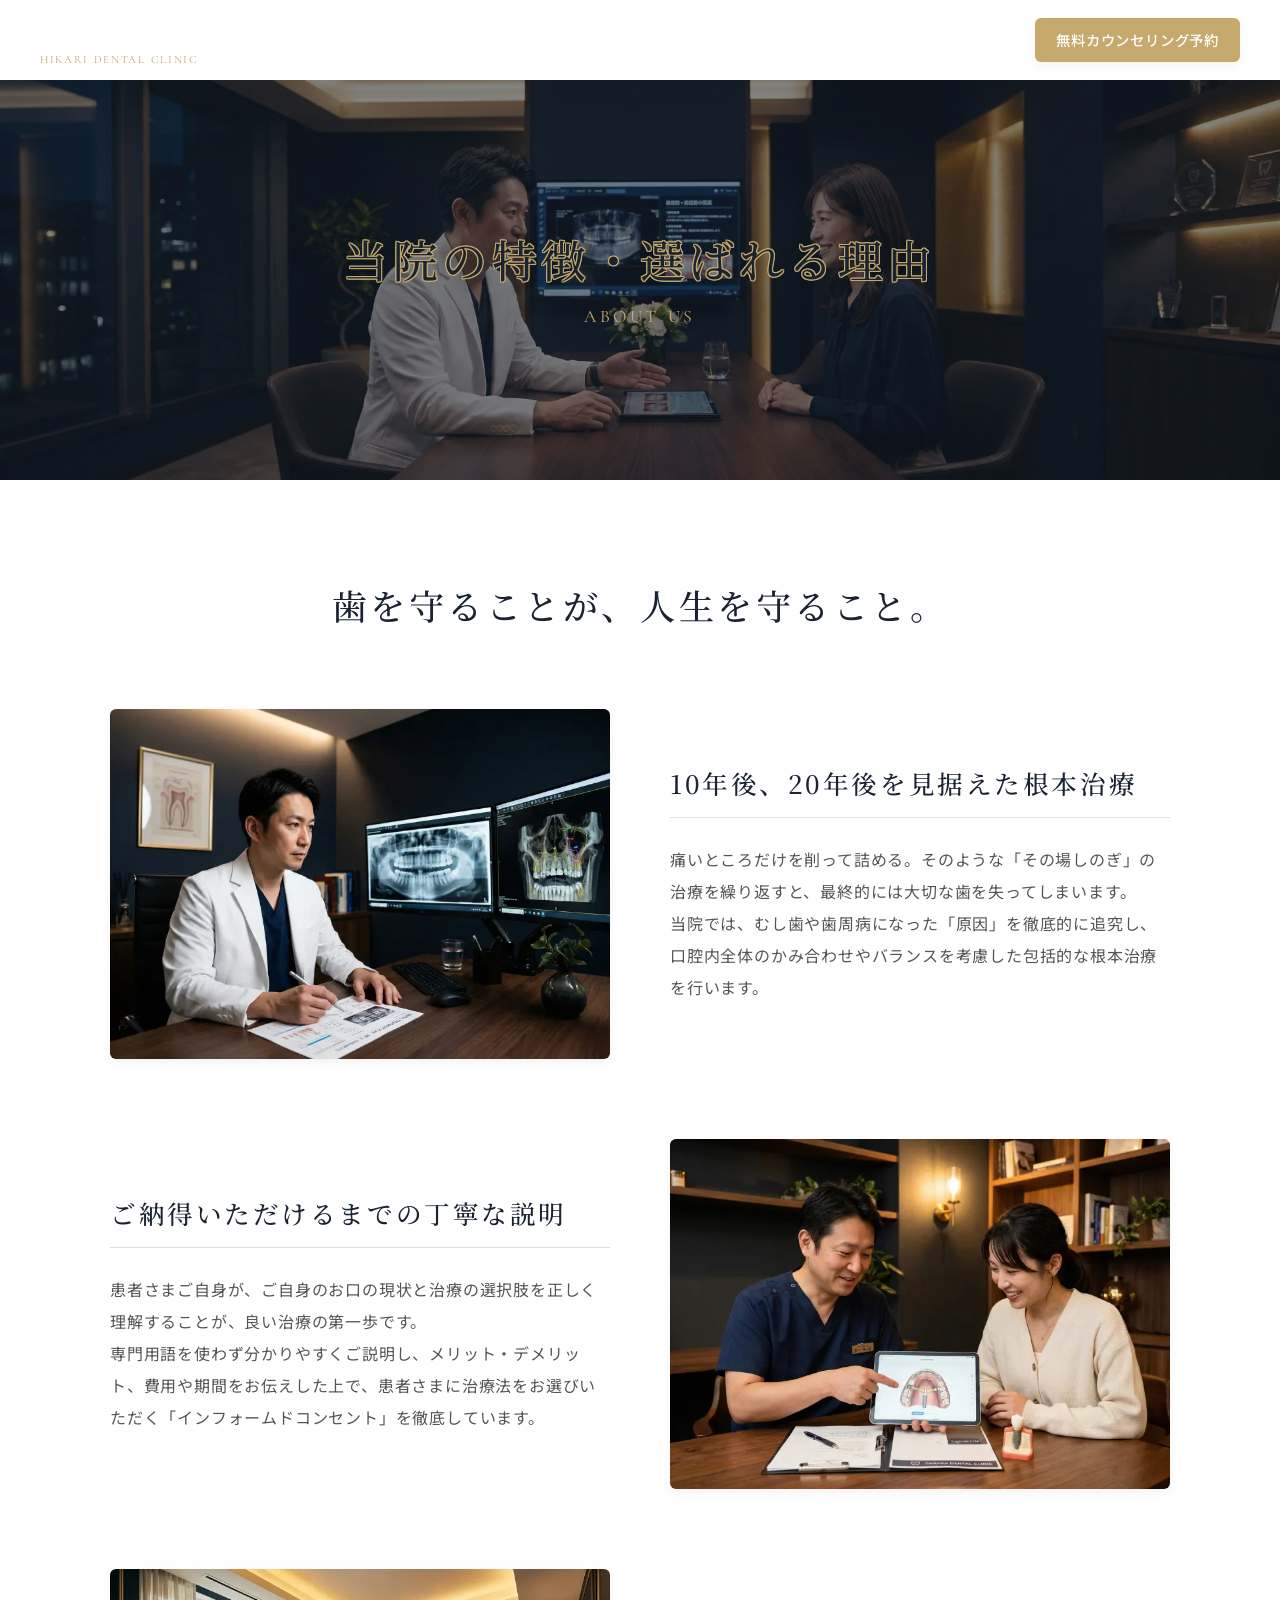
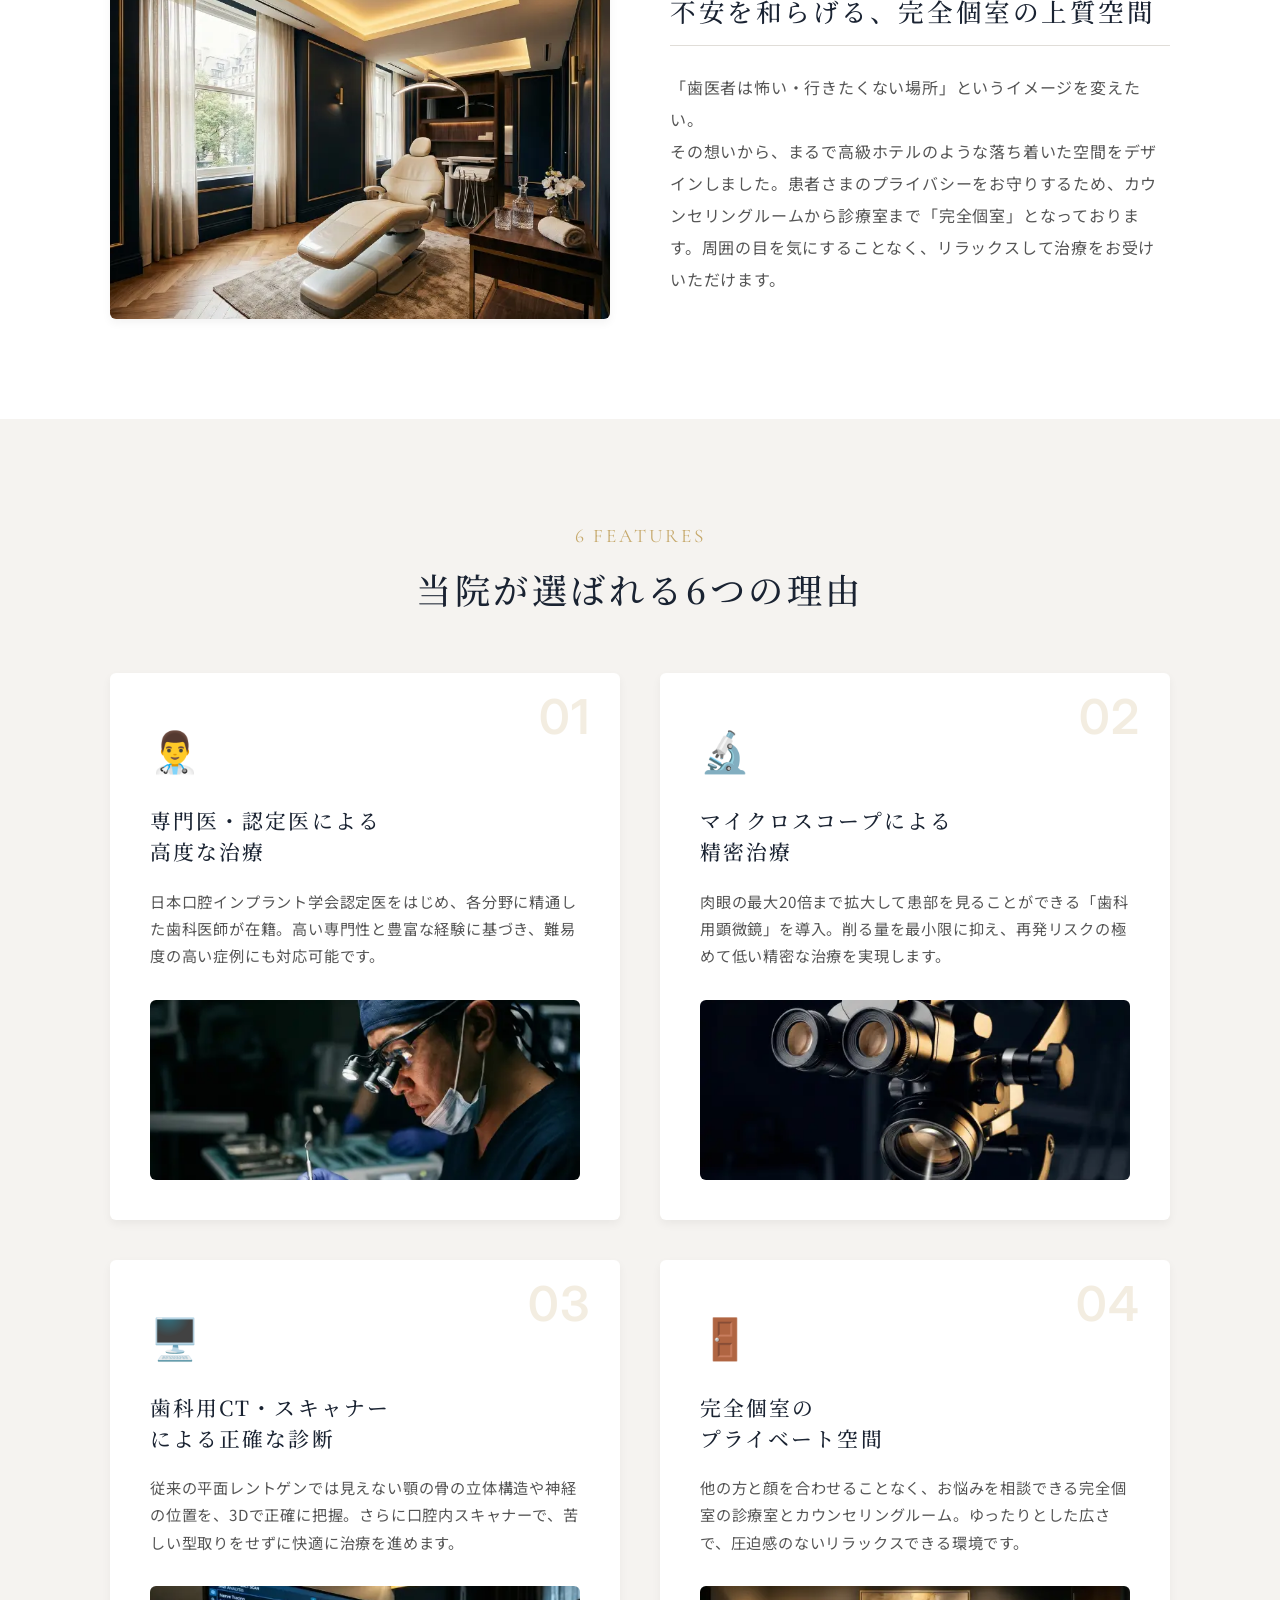
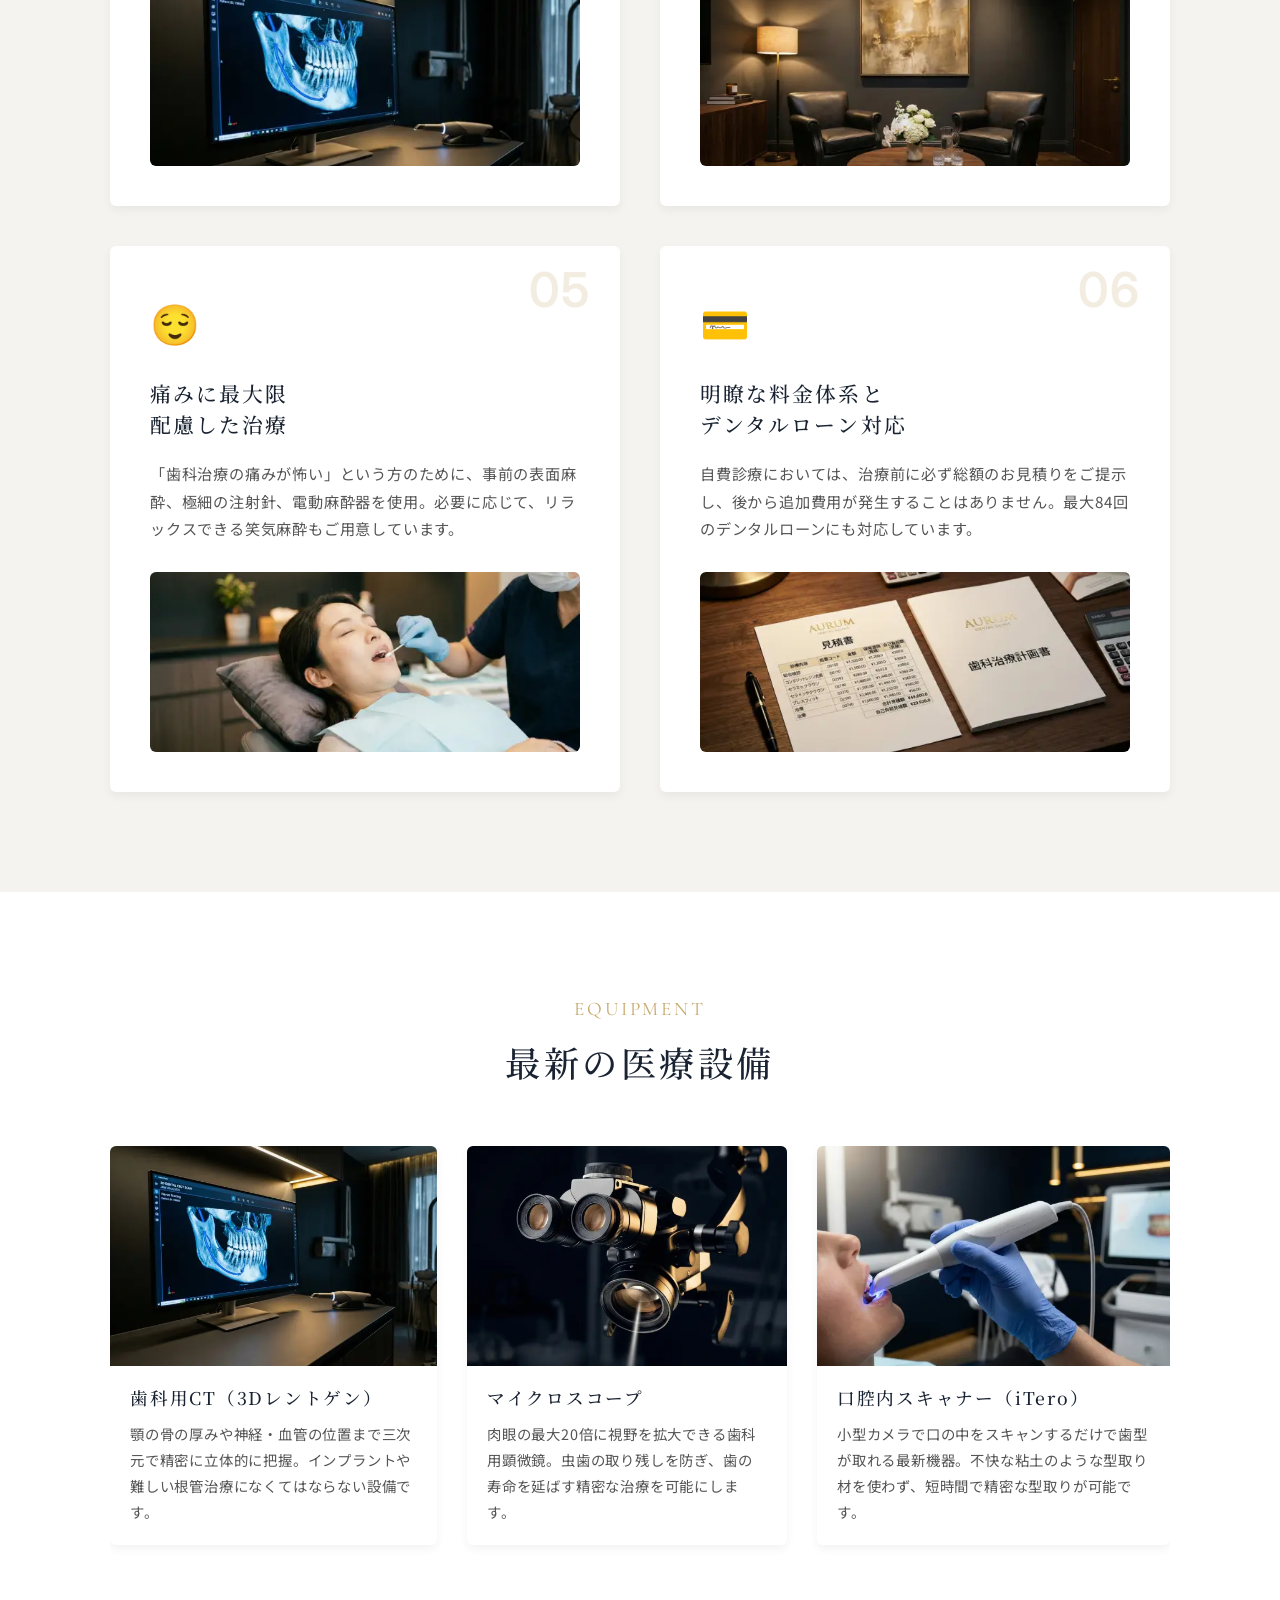
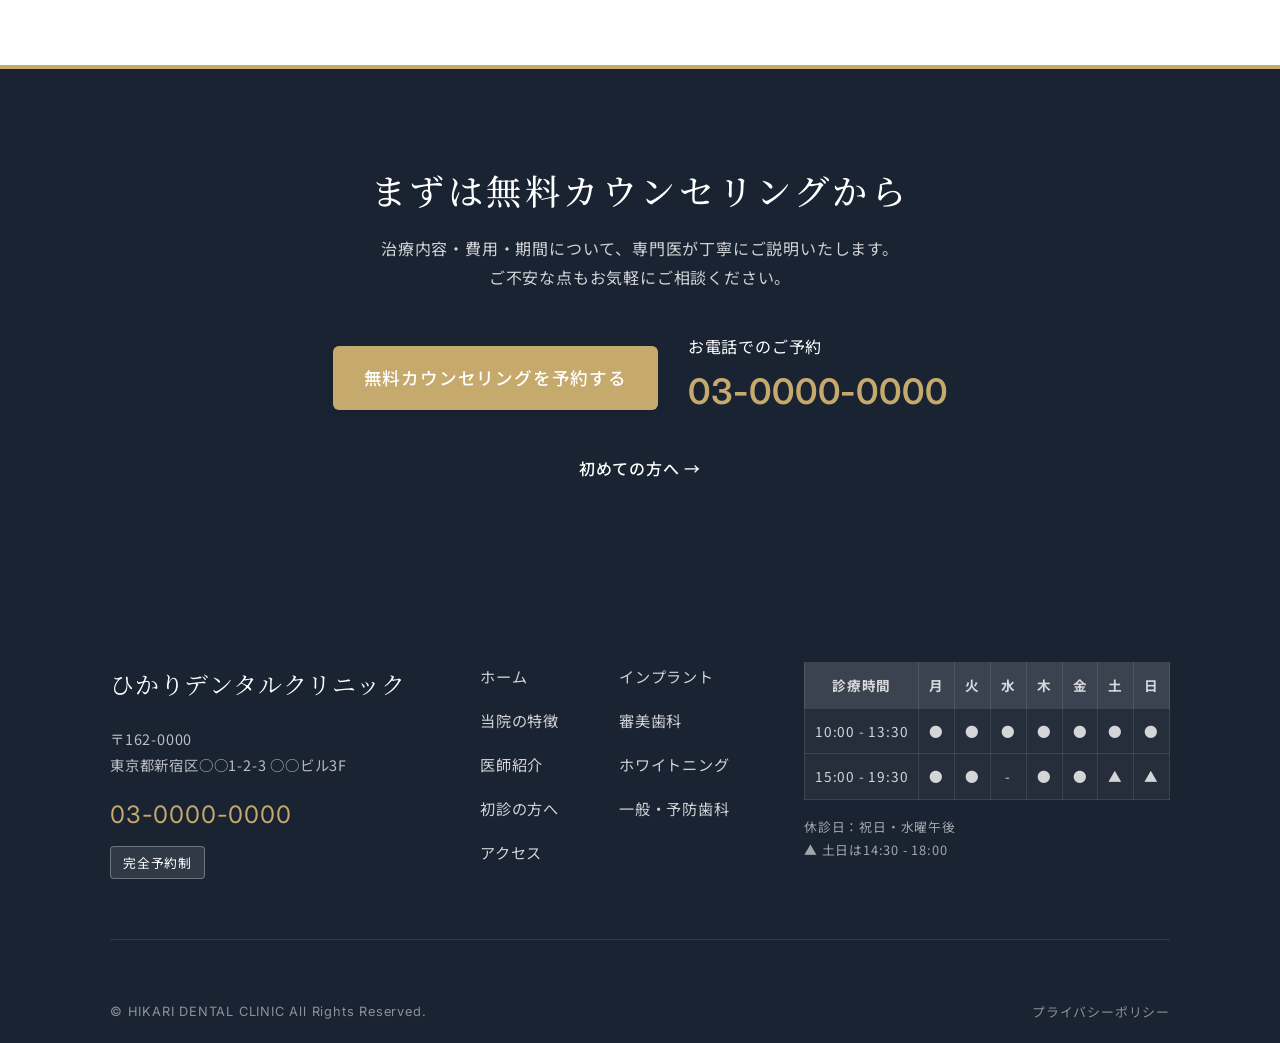
<file: about.html>
<!DOCTYPE html>
<html lang="ja">

<head>
    <meta charset="UTF-8">
    <meta name="viewport" content="width=device-width, initial-scale=1.0">
    <title>当院の特徴・選ばれる理由｜ひかりデンタルクリニック</title>
    <meta name="description" content="ひかりデンタルクリニックが選ばれる理由。インプラント専門医在籍、マイクロスコープによる精密治療、完全個室でプライバシーに配慮した上質な空間を提供します。">

    <link rel="preconnect" href="https://fonts.googleapis.com">
    <link rel="preconnect" href="https://fonts.gstatic.com" crossorigin>
    <link
        href="https://fonts.googleapis.com/css2?family=Cormorant+Garamond:wght@400;500;600&family=Inter:wght@400;500;600&family=Noto+Sans+JP:wght@400;500;600&family=Noto+Serif+JP:wght@400;500;600&display=swap"
        rel="stylesheet">
    <link rel="stylesheet" href="css/style_v2.css?v=20260302v9">
</head>

<body>

    <!-- Header (Common) -->
    <header class="l-header" id="header">
        <div class="l-header__inner">
            <a href="index.html" class="l-header__logo">
                ひかりデンタルクリニック
                <span>HIKARI DENTAL CLINIC</span>
            </a>
            <nav class="l-header__nav u-hidden-sp">
                <ul class="l-header__nav-list">
                    <li><a href="index.html" class="l-header__nav-link">ホーム</a></li>
                    <li><a href="about.html" class="l-header__nav-link">当院の特徴</a></li>
                    <li class="p-nav-dropdown">
                        <span class="l-header__nav-link p-nav-dropdown__trigger">診療案内▼</span>
                        <div class="p-nav-dropdown__menu">
                            <a href="implant.html" class="p-nav-dropdown__item">インプラント</a>
                            <a href="aesthetic.html" class="p-nav-dropdown__item">審美歯科</a>
                            <a href="whitening.html" class="p-nav-dropdown__item">ホワイトニング</a>
                            <a href="general.html" class="p-nav-dropdown__item">一般歯科・予防歯科</a>
                        </div>
                    </li>
                    <li><a href="staff.html" class="l-header__nav-link">医師紹介</a></li>
                    <li><a href="first-visit.html" class="l-header__nav-link">初診の方へ</a></li>
                    <li><a href="access.html" class="l-header__nav-link">アクセス</a></li>
                </ul>
                <a href="first-visit.html#reserve" class="c-btn c-btn--primary l-header__btn"
                    style="min-height: 44px; padding: 0 20px; font-size: 0.9rem;">無料カウンセリング予約</a>
            </nav>
            <button class="l-header__hamburger u-hidden-pc" aria-label="メニューを開く">
                <span></span><span></span><span></span>
            </button>
        </div>
    </header>

    <main>
        <!-- Page Hero -->
        <div class="p-page-hero">
            <img src="images/hero_about.webp" alt="当院の特徴" width="1920" height="700" class="p-page-hero__bg"
                loading="lazy">
            <div class="p-page-hero__overlay"></div>
            <div class="p-page-hero__content l-container">
                <h1 class="p-page-hero__title">当院の特徴・選ばれる理由</h1>
                <p class="p-page-hero__sub font-en-serif">ABOUT US</p>
            </div>
        </div>

        <!-- Section 1 : Concept -->
        <section class="l-section p-concept">
            <div class="l-container">
                <h2 class="p-concept__main-title text-center js-fade-up">歯を守ることが、人生を守ること。</h2>

                <div class="p-concept__blocks">
                    <!-- Block 1 -->
                    <div class="p-concept__block js-fade-up">
                        <div class="p-concept__img">
                            <img src="images/about_concept_01.webp" width="800" height="533" alt="治療哲学" loading="lazy">
                        </div>
                        <div class="p-concept__text-wrap">
                            <h3 class="p-concept__title">10年後、20年後を見据えた根本治療</h3>
                            <p class="p-concept__text">
                                痛いところだけを削って詰める。そのような「その場しのぎ」の治療を繰り返すと、最終的には大切な歯を失ってしまいます。<br>当院では、むし歯や歯周病になった「原因」を徹底的に追究し、口腔内全体のかみ合わせやバランスを考慮した包括的な根本治療を行います。
                            </p>
                        </div>
                    </div>

                    <!-- Block 2 -->
                    <div class="p-concept__block p-concept__block--reverse js-fade-up">
                        <div class="p-concept__img">
                            <img src="images/about_concept_02.webp" width="800" height="533" alt="インフォームドコンセント"
                                loading="lazy">
                        </div>
                        <div class="p-concept__text-wrap">
                            <h3 class="p-concept__title">ご納得いただけるまでの丁寧な説明</h3>
                            <p class="p-concept__text">
                                患者さまご自身が、ご自身のお口の現状と治療の選択肢を正しく理解することが、良い治療の第一歩です。<br>専門用語を使わず分かりやすくご説明し、メリット・デメリット、費用や期間をお伝えした上で、患者さまに治療法をお選びいただく「インフォームドコンセント」を徹底しています。
                            </p>
                        </div>
                    </div>

                    <!-- Block 3 -->
                    <div class="p-concept__block js-fade-up">
                        <div class="p-concept__img">
                            <img src="images/about_concept_03.webp" width="800" height="533" alt="上質な空間" loading="lazy">
                        </div>
                        <div class="p-concept__text-wrap">
                            <h3 class="p-concept__title">不安を和らげる、完全個室の上質空間</h3>
                            <p class="p-concept__text">
                                「歯医者は怖い・行きたくない場所」というイメージを変えたい。<br>その想いから、まるで高級ホテルのような落ち着いた空間をデザインしました。患者さまのプライバシーをお守りするため、カウンセリングルームから診療室まで「完全個室」となっております。周囲の目を気にすることなく、リラックスして治療をお受けいただけます。
                            </p>
                        </div>
                    </div>
                </div>
            </div>
        </section>

        <!-- Section 2 : 6 Features -->
        <section class="l-section l-section--bg p-features">
            <div class="l-container">
                <div class="c-section-title js-fade-up">
                    <span class="c-section-title__en">6 FEATURES</span>
                    <h2 class="c-section-title__ja">当院が選ばれる6つの理由</h2>
                </div>

                <div class="p-features__grid js-fade-up">
                    <!-- Feature 1 -->
                    <div class="p-features__card">
                        <span class="p-features__num font-en-sans text-gold">01</span>
                        <div class="p-features__icon">👨‍⚕️</div>
                        <h3 class="p-features__title">専門医・認定医による<br>高度な治療</h3>
                        <p class="p-features__text">
                            日本口腔インプラント学会認定医をはじめ、各分野に精通した歯科医師が在籍。高い専門性と豊富な経験に基づき、難易度の高い症例にも対応可能です。</p>
                        <div class="p-features__img"><img src="images/about_feature_01.webp" width="600" height="400"
                                alt="専門医" loading="lazy"></div>
                    </div>

                    <!-- Feature 2 -->
                    <div class="p-features__card">
                        <span class="p-features__num font-en-sans text-gold">02</span>
                        <div class="p-features__icon">🔬</div>
                        <h3 class="p-features__title">マイクロスコープによる<br>精密治療</h3>
                        <p class="p-features__text">
                            肉眼の最大20倍まで拡大して患部を見ることができる「歯科用顕微鏡」を導入。削る量を最小限に抑え、再発リスクの極めて低い精密な治療を実現します。</p>
                        <div class="p-features__img"><img src="images/about_feature_02.webp" width="600" height="400"
                                alt="マイクロスコープ" loading="lazy"></div>
                    </div>

                    <!-- Feature 3 -->
                    <div class="p-features__card">
                        <span class="p-features__num font-en-sans text-gold">03</span>
                        <div class="p-features__icon">🖥️</div>
                        <h3 class="p-features__title">歯科用CT・スキャナー<br>による正確な診断</h3>
                        <p class="p-features__text">
                            従来の平面レントゲンでは見えない顎の骨の立体構造や神経の位置を、3Dで正確に把握。さらに口腔内スキャナーで、苦しい型取りをせずに快適に治療を進めます。</p>
                        <div class="p-features__img"><img src="images/about_feature_03.webp" width="600" height="400"
                                alt="歯科用CT" loading="lazy"></div>
                    </div>

                    <!-- Feature 4 -->
                    <div class="p-features__card">
                        <span class="p-features__num font-en-sans text-gold">04</span>
                        <div class="p-features__icon">🚪</div>
                        <h3 class="p-features__title">完全個室の<br>プライベート空間</h3>
                        <p class="p-features__text">
                            他の方と顔を合わせることなく、お悩みを相談できる完全個室の診療室とカウンセリングルーム。ゆったりとした広さで、圧迫感のないリラックスできる環境です。</p>
                        <div class="p-features__img"><img src="images/about_feature_04.webp" width="600" height="400"
                                alt="完全個室" loading="lazy"></div>
                    </div>

                    <!-- Feature 5 -->
                    <div class="p-features__card">
                        <span class="p-features__num font-en-sans text-gold">05</span>
                        <div class="p-features__icon">😌</div>
                        <h3 class="p-features__title">痛みに最大限<br>配慮した治療</h3>
                        <p class="p-features__text">
                            「歯科治療の痛みが怖い」という方のために、事前の表面麻酔、極細の注射針、電動麻酔器を使用。必要に応じて、リラックスできる笑気麻酔もご用意しています。</p>
                        <div class="p-features__img"><img src="images/about_feature_05.webp" width="600" height="400"
                                alt="無痛治療" loading="lazy"></div>
                    </div>

                    <!-- Feature 6 -->
                    <div class="p-features__card">
                        <span class="p-features__num font-en-sans text-gold">06</span>
                        <div class="p-features__icon">💳</div>
                        <h3 class="p-features__title">明瞭な料金体系と<br>デンタルローン対応</h3>
                        <p class="p-features__text">
                            自費診療においては、治療前に必ず総額のお見積りをご提示し、後から追加費用が発生することはありません。最大84回のデンタルローンにも対応しています。</p>
                        <div class="p-features__img"><img src="images/about_feature_06.webp" width="600" height="400"
                                alt="料金" loading="lazy"></div>
                    </div>
                </div>
            </div>
        </section>

        <!-- Section 3 : Equipment -->
        <section class="l-section p-equip">
            <div class="l-container">
                <div class="c-section-title js-fade-up">
                    <span class="c-section-title__en">EQUIPMENT</span>
                    <h2 class="c-section-title__ja">最新の医療設備</h2>
                </div>

                <div class="p-equip__scroll js-fade-up">
                    <div class="p-equip__card">
                        <img src="images/about_feature_03.webp" width="600" height="400" alt="歯科用CT（3Dレントゲン）"
                            loading="lazy">
                        <h3 class="p-equip__name">歯科用CT（3Dレントゲン）</h3>
                        <p class="p-equip__desc">顎の骨の厚みや神経・血管の位置まで三次元で精密に立体的に把握。インプラントや難しい根管治療になくてはならない設備です。</p>
                    </div>
                    <div class="p-equip__card">
                        <img src="images/about_feature_02.webp" width="600" height="400" alt="マイクロスコープ" loading="lazy">
                        <h3 class="p-equip__name">マイクロスコープ</h3>
                        <p class="p-equip__desc">肉眼の最大20倍に視野を拡大できる歯科用顕微鏡。虫歯の取り残しを防ぎ、歯の寿命を延ばす精密な治療を可能にします。</p>
                    </div>
                    <div class="p-equip__card">
                        <img src="images/about_equip_03.webp" width="600" height="400" alt="口腔内スキャナー" loading="lazy">
                        <h3 class="p-equip__name">口腔内スキャナー（iTero）</h3>
                        <p class="p-equip__desc">小型カメラで口の中をスキャンするだけで歯型が取れる最新機器。不快な粘土のような型取り材を使わず、短時間で精密な型取りが可能です。</p>
                    </div>
                </div>
            </div>
        </section>

        <!-- Footer CTA -->
        <section class="p-cta l-section">
            <div class="l-container text-center js-fade-up">
                <h2 class="p-cta__title">まずは無料カウンセリングから</h2>
                <p class="p-cta__desc">治療内容・費用・期間について、専門医が丁寧にご説明いたします。<br>ご不安な点もお気軽にご相談ください。</p>
                <div class="p-cta__action">
                    <a href="first-visit.html#reserve" class="c-btn c-btn--primary p-cta__btn">無料カウンセリングを予約する</a>
                    <div class="p-cta__tel u-hidden-sp">
                        <p>お電話でのご予約</p>
                        <a href="tel:03-0000-0000" class="p-cta__tel-num font-en-sans">03-0000-0000</a>
                    </div>
                </div>
                <div style="margin-top: 30px;">
                    <a href="first-visit.html" class="c-link" style="color: #fff;">初めての方へ &rarr;</a>
                </div>
            </div>
        </section>

    </main>

    <!-- Footer (Common) -->
    <footer class="l-footer">
        <div class="l-container">
            <div class="l-footer__inner">
                <div class="l-footer__info">
                    <a href="index.html" class="l-footer__logo">ひかりデンタルクリニック</a>
                    <p class="l-footer__address">〒162-0000<br>東京都新宿区○○1-2-3 ○○ビル3F</p>
                    <p class="l-footer__tel font-en-sans">03-0000-0000</p>
                    <span class="l-footer__badge">完全予約制</span>
                </div>

                <div class="l-footer__nav">
                    <ul class="l-footer__nav-list">
                        <li><a href="index.html">ホーム</a></li>
                        <li><a href="about.html">当院の特徴</a></li>
                        <li><a href="staff.html">医師紹介</a></li>
                        <li><a href="first-visit.html">初診の方へ</a></li>
                        <li><a href="access.html">アクセス</a></li>
                    </ul>
                    <ul class="l-footer__nav-list">
                        <li><a href="implant.html">インプラント</a></li>
                        <li><a href="aesthetic.html">審美歯科</a></li>
                        <li><a href="whitening.html">ホワイトニング</a></li>
                        <li><a href="general.html">一般・予防歯科</a></li>
                    </ul>
                </div>

                <div class="l-footer__time">
                    <table class="l-footer__time-table">
                        <thead>
                            <tr>
                                <th>診療時間</th>
                                <th>月</th>
                                <th>火</th>
                                <th>水</th>
                                <th>木</th>
                                <th>金</th>
                                <th>土</th>
                                <th>日</th>
                            </tr>
                        </thead>
                        <tbody>
                            <tr>
                                <td>10:00 - 13:30</td>
                                <td>●</td>
                                <td>●</td>
                                <td>●</td>
                                <td>●</td>
                                <td>●</td>
                                <td>●</td>
                                <td>●</td>
                            </tr>
                            <tr>
                                <td>15:00 - 19:30</td>
                                <td>●</td>
                                <td>●</td>
                                <td>-</td>
                                <td>●</td>
                                <td>●</td>
                                <td>▲</td>
                                <td>▲</td>
                            </tr>
                        </tbody>
                    </table>
                    <p class="l-footer__time-note">休診日：祝日・水曜午後<br>▲ 土日は14:30 - 18:00</p>
                </div>
            </div>

            <div class="l-footer__bottom">
                <p class="l-footer__copy font-en-sans">&copy; HIKARI DENTAL CLINIC All Rights Reserved.</p>
                <a href="#" class="l-footer__policy">プライバシーポリシー</a>
            </div>
        </div>
    </footer>

    <!-- Floating SP Banner -->
    <div class="p-float-banner u-hidden-pc">
        <a href="tel:03-0000-0000" class="p-float-banner__btn p-float-banner__btn--tel">
            <span>📞</span> 電話予約
        </a>
        <a href="first-visit.html#reserve" class="p-float-banner__btn p-float-banner__btn--reserve">
            <span>📅</span> 無料相談予約
        </a>
    </div>

    <!-- SP Drawer Menu -->
    <div class="p-sp-nav u-hidden-pc">
        <div class="p-sp-nav__inner">
            <ul class="p-sp-nav__list">
                <li><a href="index.html">ホーム</a></li>
                <li><a href="about.html">当院の特徴</a></li>
                <li><a href="implant.html">インプラント</a></li>
                <li><a href="aesthetic.html">審美歯科</a></li>
                <li><a href="whitening.html">ホワイトニング</a></li>
                <li><a href="general.html">一般歯科・予防歯科</a></li>
                <li><a href="staff.html">医師紹介</a></li>
                <li><a href="first-visit.html">初診の方へ</a></li>
                <li><a href="access.html">アクセス</a></li>
            </ul>
            <div class="p-sp-nav__btn">
                <a href="first-visit.html#reserve" class="c-btn c-btn--primary" style="width: 100%;">無料カウンセリング予約</a>
            </div>
        </div>
    </div>

    <script src="js/main.js"></script>
</body>

</html>
</file>
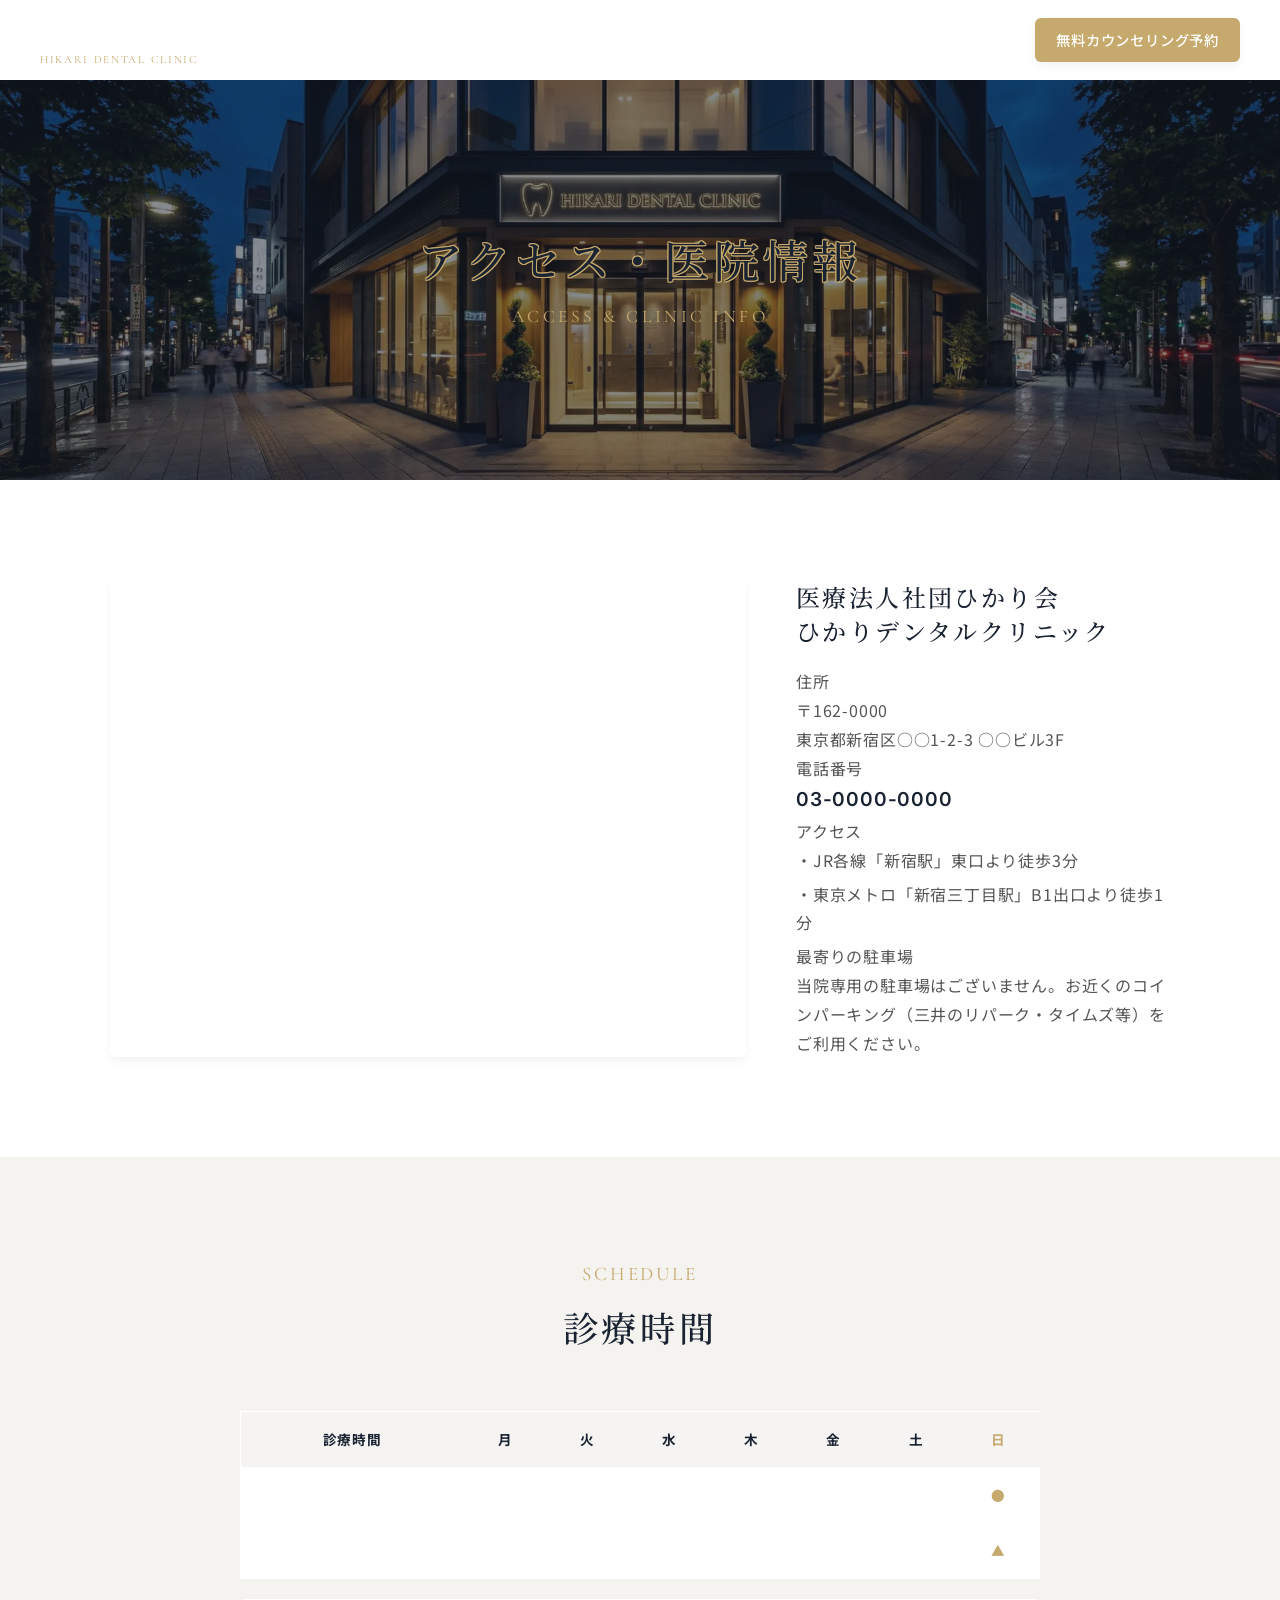
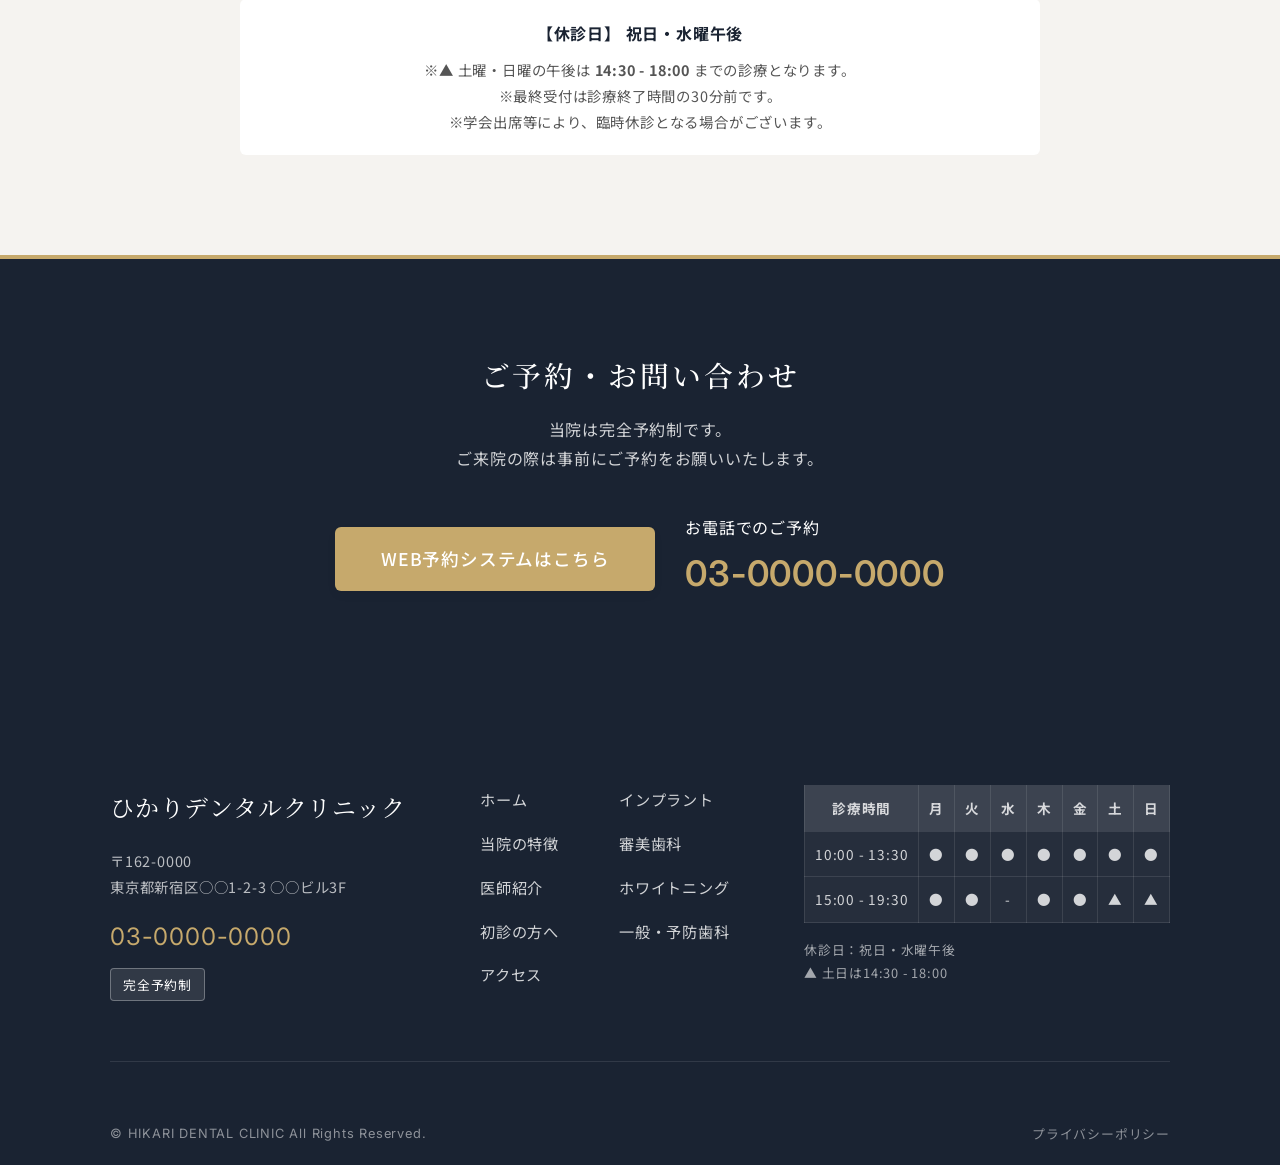
<file: access.html>
<!DOCTYPE html>
<html lang="ja">

<head>
    <meta charset="UTF-8">
    <meta name="viewport" content="width=device-width, initial-scale=1.0">
    <title>アクセス・医院情報｜ひかりデンタルクリニック</title>
    <meta name="description" content="ひかりデンタルクリニックのアクセス・医院情報。○○駅から徒歩3分。診療時間や休診日、駐車場・提携パーキングのご案内はこちらをご覧ください。">

    <link rel="preconnect" href="https://fonts.googleapis.com">
    <link rel="preconnect" href="https://fonts.gstatic.com" crossorigin>
    <link
        href="https://fonts.googleapis.com/css2?family=Cormorant+Garamond:wght@400;500;600&family=Inter:wght@400;500;600&family=Noto+Sans+JP:wght@400;500;600&family=Noto+Serif+JP:wght@400;500;600&display=swap"
        rel="stylesheet">
    <link rel="stylesheet" href="css/style_v2.css?v=20260302v9">
</head>

<body>

    <!-- Header (Common) -->
    <header class="l-header" id="header">
        <div class="l-header__inner">
            <a href="index.html" class="l-header__logo">
                ひかりデンタルクリニック
                <span>HIKARI DENTAL CLINIC</span>
            </a>
            <nav class="l-header__nav u-hidden-sp">
                <ul class="l-header__nav-list">
                    <li><a href="index.html" class="l-header__nav-link">ホーム</a></li>
                    <li><a href="about.html" class="l-header__nav-link">当院の特徴</a></li>
                    <li class="p-nav-dropdown">
                        <span class="l-header__nav-link p-nav-dropdown__trigger">診療案内▼</span>
                        <div class="p-nav-dropdown__menu">
                            <a href="implant.html" class="p-nav-dropdown__item">インプラント</a>
                            <a href="aesthetic.html" class="p-nav-dropdown__item">審美歯科</a>
                            <a href="whitening.html" class="p-nav-dropdown__item">ホワイトニング</a>
                            <a href="general.html" class="p-nav-dropdown__item">一般歯科・予防歯科</a>
                        </div>
                    </li>
                    <li><a href="staff.html" class="l-header__nav-link">医師紹介</a></li>
                    <li><a href="first-visit.html" class="l-header__nav-link">初診の方へ</a></li>
                    <li><a href="access.html" class="l-header__nav-link">アクセス</a></li>
                </ul>
                <a href="first-visit.html#reserve" class="c-btn c-btn--primary l-header__btn"
                    style="min-height: 44px; padding: 0 20px; font-size: 0.9rem;">無料カウンセリング予約</a>
            </nav>
            <button class="l-header__hamburger u-hidden-pc" aria-label="メニューを開く">
                <span></span><span></span><span></span>
            </button>
        </div>
    </header>

    <main>
        <!-- Page Hero -->
        <div class="p-page-hero">
            <img src="images/hero_access.webp" alt="アクセス・医院情報" width="1920" height="600" class="p-page-hero__bg"
                loading="lazy">
            <div class="p-page-hero__overlay"></div>
            <div class="p-page-hero__content l-container">
                <h1 class="p-page-hero__title">アクセス・医院情報</h1>
                <p class="p-page-hero__sub font-en-serif">ACCESS & CLINIC INFO</p>
            </div>
        </div>

        <!-- Section 1 : Map & Info -->
        <section class="l-section p-access">
            <div class="l-container">
                <div class="p-access__wrap js-fade-up">
                    <div class="p-access__map">
                        <!-- Dummy Google Maps iframe for styling purposes -->
                        <iframe
                            src="https://www.google.com/maps/embed?pb=!1m18!1m12!1m3!1d3240.468774433474!2d139.6974856757881!3d35.690080272584396!2m3!1f0!2f0!3f0!3m2!1i1024!2i768!4f13.1!3m3!1m2!1s0x60188cd0d6b1ba1f%3A0x1c32a1f1ecacfdd5!2z5paw5a6_6aeF!5e0!3m2!1sja!2sjp!4v1772428225731!5m2!1sja!2sjp"
                            width="100%" height="100%" style="border:0;" allowfullscreen="" loading="lazy"
                            referrerpolicy="no-referrer-when-downgrade"></iframe>
                    </div>

                    <div class="p-access__info">
                        <h2 class="p-access__name">医療法人社団ひかり会<br>ひかりデンタルクリニック</h2>

                        <dl class="p-access__dl">
                            <div class="p-access__row">
                                <dt>住所</dt>
                                <dd>〒162-0000<br>東京都新宿区○○1-2-3 ○○ビル3F</dd>
                            </div>
                            <div class="p-access__row">
                                <dt>電話番号</dt>
                                <dd><a href="tel:03-0000-0000" class="font-en-sans"
                                        style="font-size: 1.2rem; font-weight:600; color:var(--color-main);">03-0000-0000</a>
                                </dd>
                            </div>
                            <div class="p-access__row">
                                <dt>アクセス</dt>
                                <dd>
                                    <ul style="list-style: none;">
                                        <li style="margin-bottom: 5px;">・JR各線「新宿駅」東口より徒歩3分</li>
                                        <li style="margin-bottom: 5px;">・東京メトロ「新宿三丁目駅」B1出口より徒歩1分</li>
                                    </ul>
                                </dd>
                            </div>
                            <div class="p-access__row">
                                <dt>最寄りの駐車場</dt>
                                <dd>当院専用の駐車場はございません。お近くのコインパーキング（三井のリパーク・タイムズ等）をご利用ください。</dd>
                            </div>
                        </dl>
                    </div>
                </div>
            </div>
        </section>

        <!-- Section 2 : Schedule -->
        <section class="l-section l-section--bg p-schedule">
            <div class="l-container">
                <div class="c-section-title js-fade-up">
                    <span class="c-section-title__en">SCHEDULE</span>
                    <h2 class="c-section-title__ja">診療時間</h2>
                </div>

                <div class="js-fade-up" style="max-width: 800px; margin: 0 auto;">
                    <table class="l-footer__time-table" style="background:#fff; margin-bottom: 20px;">
                        <thead style="background: var(--color-bg-offwhite);">
                            <tr>
                                <th style="padding: 15px; color: var(--color-main);">診療時間</th>
                                <th style="padding: 15px; color: var(--color-main);">月</th>
                                <th style="padding: 15px; color: var(--color-main);">火</th>
                                <th style="padding: 15px; color: var(--color-main);">水</th>
                                <th style="padding: 15px; color: var(--color-main);">木</th>
                                <th style="padding: 15px; color: var(--color-main);">金</th>
                                <th style="padding: 15px; color: var(--color-main);">土</th>
                                <th style="padding: 15px; color: var(--color-accent);">日</th>
                            </tr>
                        </thead>
                        <tbody>
                            <tr>
                                <td style="padding: 15px;">10:00 - 13:30</td>
                                <td style="padding: 15px;">●</td>
                                <td style="padding: 15px;">●</td>
                                <td style="padding: 15px;">●</td>
                                <td style="padding: 15px;">●</td>
                                <td style="padding: 15px;">●</td>
                                <td style="padding: 15px;">●</td>
                                <td style="padding: 15px; color: var(--color-accent);">●</td>
                            </tr>
                            <tr>
                                <td style="padding: 15px;">15:00 - 19:30</td>
                                <td style="padding: 15px;">●</td>
                                <td style="padding: 15px;">●</td>
                                <td style="padding: 15px;">-</td>
                                <td style="padding: 15px;">●</td>
                                <td style="padding: 15px;">●</td>
                                <td style="padding: 15px;">▲</td>
                                <td style="padding: 15px; color: var(--color-accent);">▲</td>
                            </tr>
                        </tbody>
                    </table>
                    <div style="background: #fff; padding: 20px; border-radius: var(--radius); text-align: center;">
                        <p style="font-weight: bold; margin-bottom: 10px; color: var(--color-main);">【休診日】 祝日・水曜午後</p>
                        <p style="font-size: 0.9rem; color: var(--color-text-body);">※▲ 土曜・日曜の午後は <strong>14:30 -
                                18:00</strong> までの診療となります。<br>※最終受付は診療終了時間の30分前です。<br>※学会出席等により、臨時休診となる場合がございます。</p>
                    </div>
                </div>
            </div>
        </section>

        <!-- Footer CTA -->
        <section class="p-cta l-section">
            <div class="l-container text-center js-fade-up">
                <h2 class="p-cta__title" style="font-size: 1.8rem;">ご予約・お問い合わせ</h2>
                <p class="p-cta__desc">当院は完全予約制です。<br>ご来院の際は事前にご予約をお願いいたします。</p>
                <div class="p-cta__action">
                    <a href="first-visit.html#reserve" class="c-btn c-btn--primary p-cta__btn">WEB予約システムはこちら</a>
                    <div class="p-cta__tel u-hidden-sp">
                        <p>お電話でのご予約</p>
                        <a href="tel:03-0000-0000" class="p-cta__tel-num font-en-sans">03-0000-0000</a>
                    </div>
                </div>
            </div>
        </section>

    </main>

    <!-- Footer (Common) -->
    <footer class="l-footer">
        <div class="l-container">
            <div class="l-footer__inner">
                <div class="l-footer__info">
                    <a href="index.html" class="l-footer__logo">ひかりデンタルクリニック</a>
                    <p class="l-footer__address">〒162-0000<br>東京都新宿区○○1-2-3 ○○ビル3F</p>
                    <p class="l-footer__tel font-en-sans">03-0000-0000</p>
                    <span class="l-footer__badge">完全予約制</span>
                </div>

                <div class="l-footer__nav">
                    <ul class="l-footer__nav-list">
                        <li><a href="index.html">ホーム</a></li>
                        <li><a href="about.html">当院の特徴</a></li>
                        <li><a href="staff.html">医師紹介</a></li>
                        <li><a href="first-visit.html">初診の方へ</a></li>
                        <li><a href="access.html">アクセス</a></li>
                    </ul>
                    <ul class="l-footer__nav-list">
                        <li><a href="implant.html">インプラント</a></li>
                        <li><a href="aesthetic.html">審美歯科</a></li>
                        <li><a href="whitening.html">ホワイトニング</a></li>
                        <li><a href="general.html">一般・予防歯科</a></li>
                    </ul>
                </div>

                <div class="l-footer__time">
                    <table class="l-footer__time-table">
                        <thead>
                            <tr>
                                <th>診療時間</th>
                                <th>月</th>
                                <th>火</th>
                                <th>水</th>
                                <th>木</th>
                                <th>金</th>
                                <th>土</th>
                                <th>日</th>
                            </tr>
                        </thead>
                        <tbody>
                            <tr>
                                <td>10:00 - 13:30</td>
                                <td>●</td>
                                <td>●</td>
                                <td>●</td>
                                <td>●</td>
                                <td>●</td>
                                <td>●</td>
                                <td>●</td>
                            </tr>
                            <tr>
                                <td>15:00 - 19:30</td>
                                <td>●</td>
                                <td>●</td>
                                <td>-</td>
                                <td>●</td>
                                <td>●</td>
                                <td>▲</td>
                                <td>▲</td>
                            </tr>
                        </tbody>
                    </table>
                    <p class="l-footer__time-note">休診日：祝日・水曜午後<br>▲ 土日は14:30 - 18:00</p>
                </div>
            </div>

            <div class="l-footer__bottom">
                <p class="l-footer__copy font-en-sans">&copy; HIKARI DENTAL CLINIC All Rights Reserved.</p>
                <a href="#" class="l-footer__policy">プライバシーポリシー</a>
            </div>
        </div>
    </footer>

    <!-- Floating SP Banner -->
    <div class="p-float-banner u-hidden-pc">
        <a href="tel:03-0000-0000" class="p-float-banner__btn p-float-banner__btn--tel">
            <span>📞</span> 電話予約
        </a>
        <a href="first-visit.html#reserve" class="p-float-banner__btn p-float-banner__btn--reserve">
            <span>📅</span> 無料相談予約
        </a>
    </div>

    <!-- SP Drawer Menu -->
    <div class="p-sp-nav u-hidden-pc">
        <div class="p-sp-nav__inner">
            <ul class="p-sp-nav__list">
                <li><a href="index.html">ホーム</a></li>
                <li><a href="about.html">当院の特徴</a></li>
                <li><a href="implant.html">インプラント</a></li>
                <li><a href="aesthetic.html">審美歯科</a></li>
                <li><a href="whitening.html">ホワイトニング</a></li>
                <li><a href="general.html">一般歯科・予防歯科</a></li>
                <li><a href="staff.html">医師紹介</a></li>
                <li><a href="first-visit.html">初診の方へ</a></li>
                <li><a href="access.html">アクセス</a></li>
            </ul>
            <div class="p-sp-nav__btn">
                <a href="first-visit.html#reserve" class="c-btn c-btn--primary" style="width: 100%;">無料カウンセリング予約</a>
            </div>
        </div>
    </div>

    <script src="js/main.js"></script>
</body>

</html>
</file>
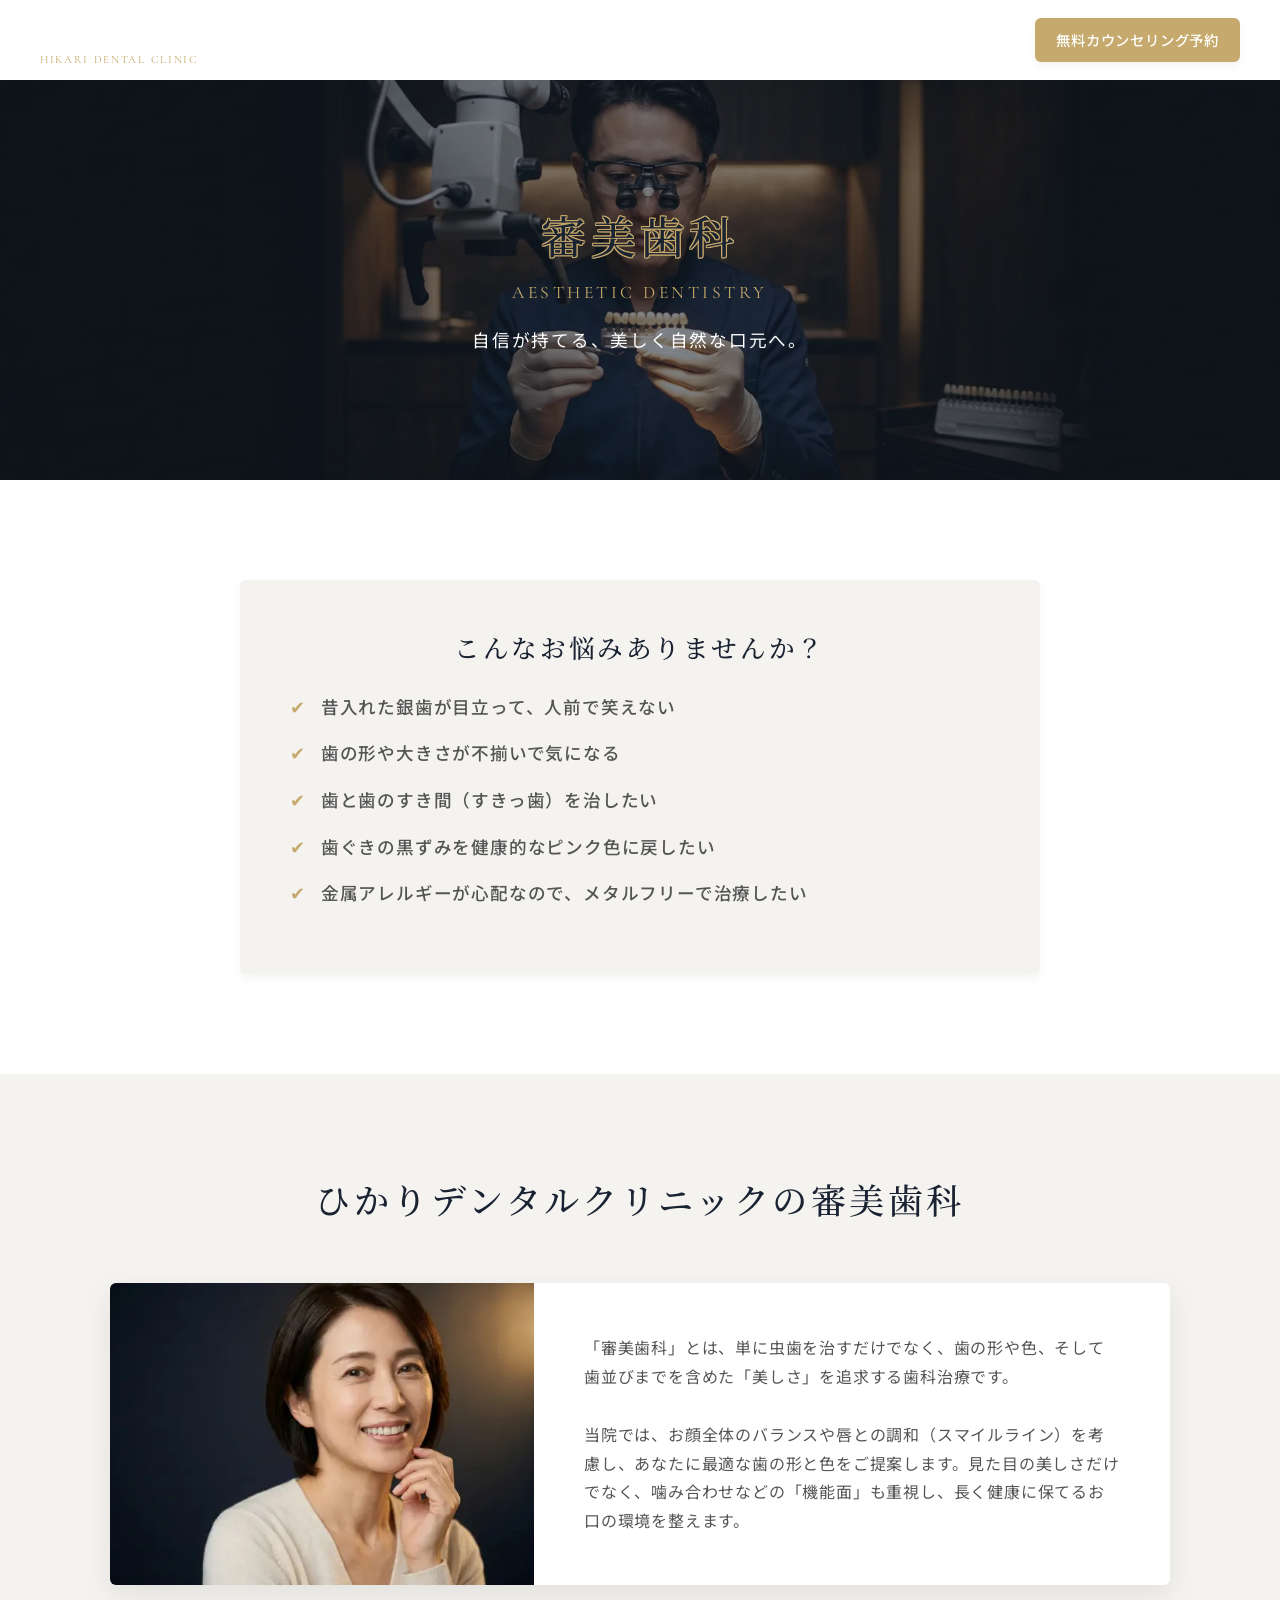
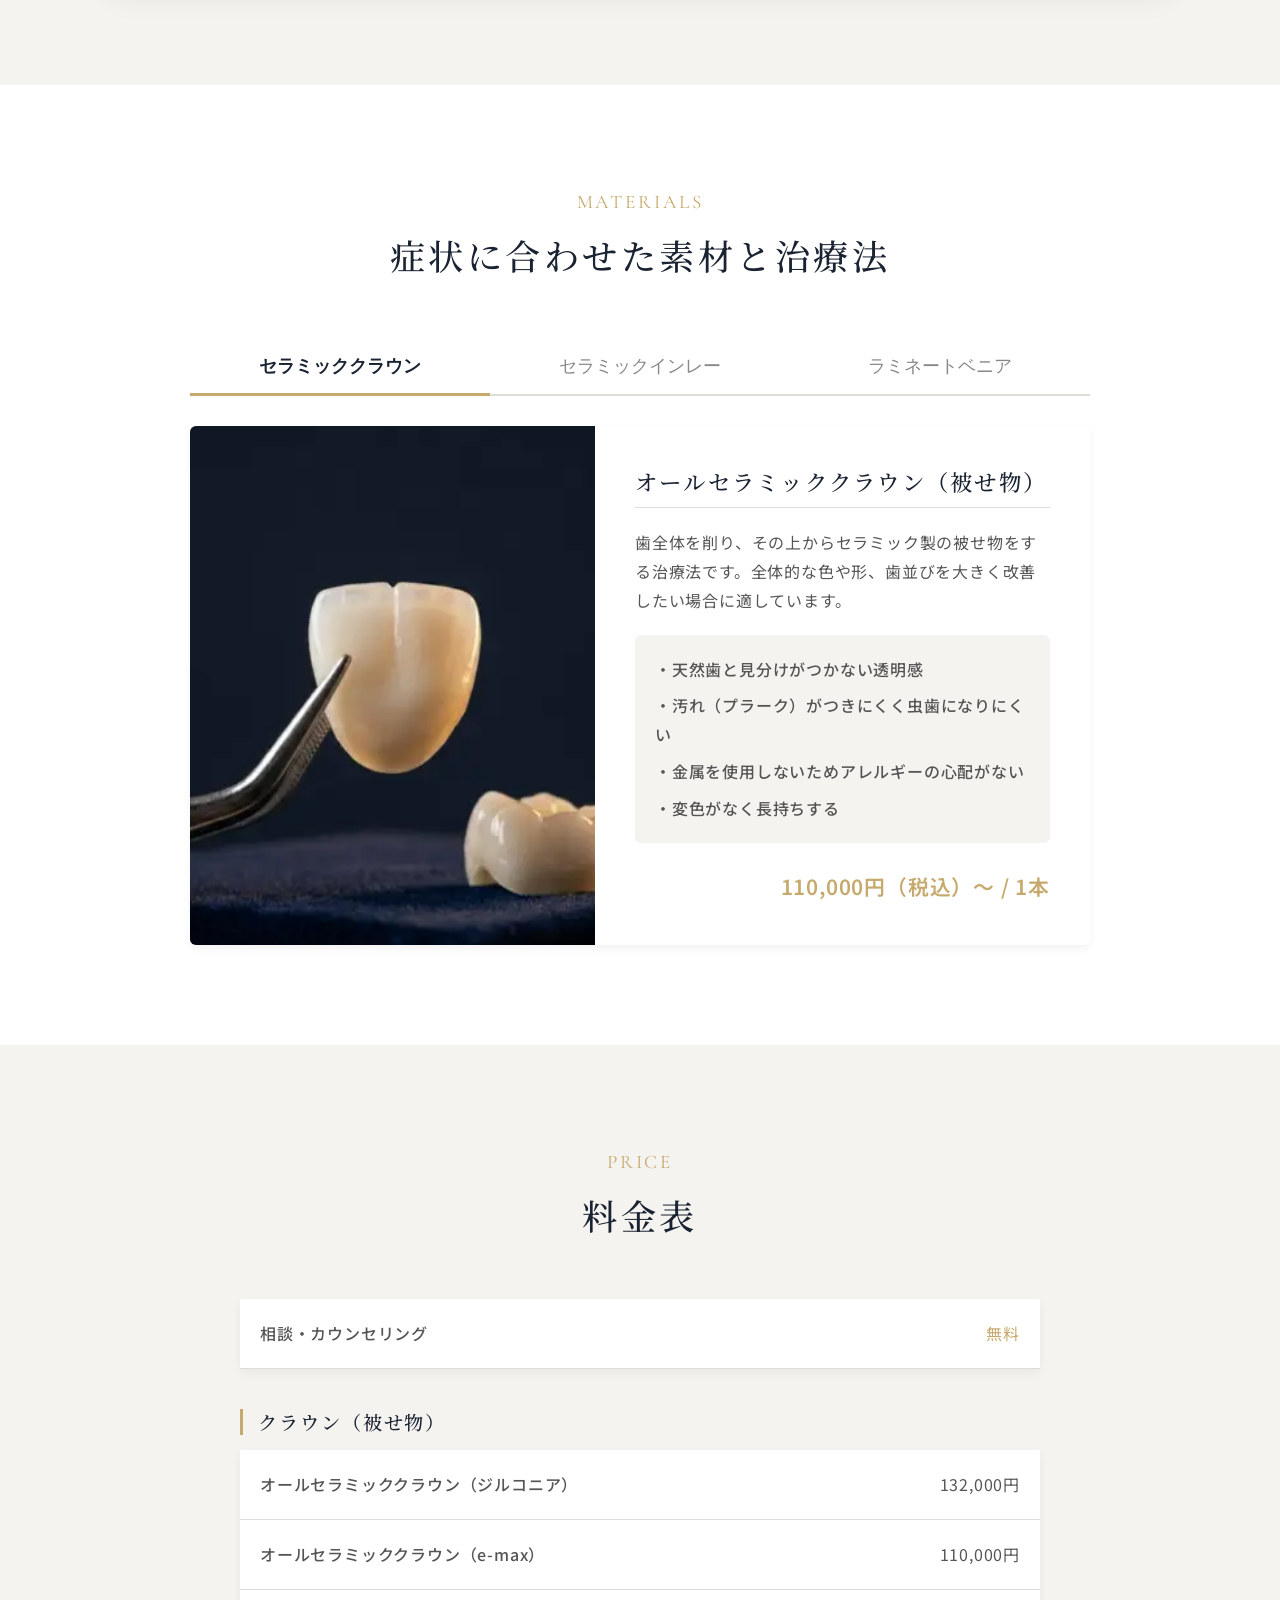
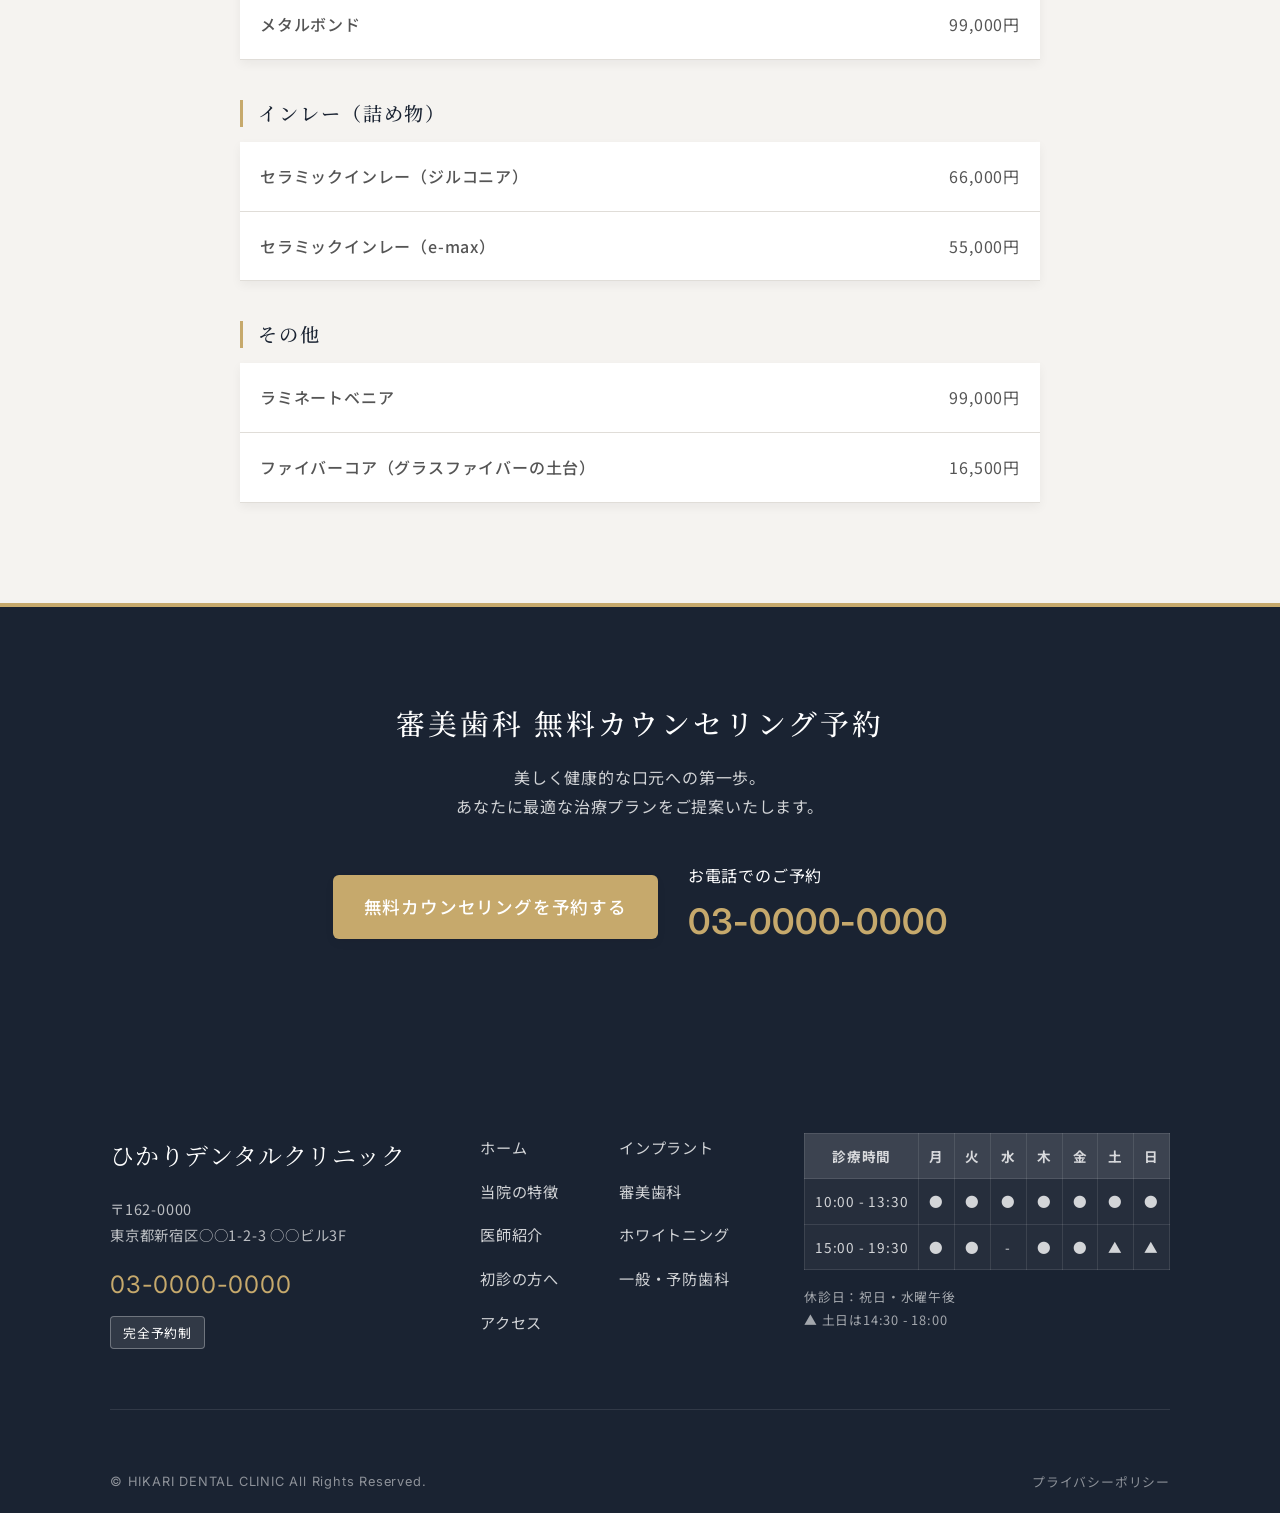
<file: aesthetic.html>
<!DOCTYPE html>
<html lang="ja">

<head>
    <meta charset="UTF-8">
    <meta name="viewport" content="width=device-width, initial-scale=1.0">
    <title>審美歯科｜ひかりデンタルクリニック</title>
    <meta name="description" content="ひかりデンタルクリニックの審美歯科。セラミック治療やラミネートベニアで、自然で美しい口元を実現します。金属アレルギーにも対応したメタルフリー治療を提供。">

    <link rel="preconnect" href="https://fonts.googleapis.com">
    <link rel="preconnect" href="https://fonts.gstatic.com" crossorigin>
    <link
        href="https://fonts.googleapis.com/css2?family=Cormorant+Garamond:wght@400;500;600&family=Inter:wght@400;500;600&family=Noto+Sans+JP:wght@400;500;600&family=Noto+Serif+JP:wght@400;500;600&display=swap"
        rel="stylesheet">
    <link rel="stylesheet" href="https://cdn.jsdelivr.net/npm/swiper@11/swiper-bundle.min.css" />
    <link rel="stylesheet" href="css/style_v2.css?v=20260302v9">
</head>

<body>

    <!-- Header (Common) -->
    <header class="l-header" id="header">
        <div class="l-header__inner">
            <a href="index.html" class="l-header__logo">
                ひかりデンタルクリニック
                <span>HIKARI DENTAL CLINIC</span>
            </a>
            <nav class="l-header__nav u-hidden-sp">
                <ul class="l-header__nav-list">
                    <li><a href="index.html" class="l-header__nav-link">ホーム</a></li>
                    <li><a href="about.html" class="l-header__nav-link">当院の特徴</a></li>
                    <li class="p-nav-dropdown">
                        <span class="l-header__nav-link p-nav-dropdown__trigger">診療案内▼</span>
                        <div class="p-nav-dropdown__menu">
                            <a href="implant.html" class="p-nav-dropdown__item">インプラント</a>
                            <a href="aesthetic.html" class="p-nav-dropdown__item">審美歯科</a>
                            <a href="whitening.html" class="p-nav-dropdown__item">ホワイトニング</a>
                            <a href="general.html" class="p-nav-dropdown__item">一般歯科・予防歯科</a>
                        </div>
                    </li>
                    <li><a href="staff.html" class="l-header__nav-link">医師紹介</a></li>
                    <li><a href="first-visit.html" class="l-header__nav-link">初診の方へ</a></li>
                    <li><a href="access.html" class="l-header__nav-link">アクセス</a></li>
                </ul>
                <a href="first-visit.html#reserve" class="c-btn c-btn--primary l-header__btn"
                    style="min-height: 44px; padding: 0 20px; font-size: 0.9rem;">無料カウンセリング予約</a>
            </nav>
            <button class="l-header__hamburger u-hidden-pc" aria-label="メニューを開く">
                <span></span><span></span><span></span>
            </button>
        </div>
    </header>

    <main>
        <!-- Page Hero -->
        <div class="p-page-hero">
            <img src="images/hero_aesthetic.webp" alt="審美歯科" width="1920" height="700" class="p-page-hero__bg"
                loading="lazy">
            <div class="p-page-hero__overlay"></div>
            <div class="p-page-hero__content l-container">
                <h1 class="p-page-hero__title">審美歯科</h1>
                <p class="p-page-hero__sub font-en-serif">AESTHETIC DENTISTRY</p>
                <p style="margin-top: 15px; font-size: 1.1rem; letter-spacing: 0.1em;">自信が持てる、美しく自然な口元へ。</p>
            </div>
        </div>

        <!-- Section 1 : Problems -->
        <section class="l-section p-problem">
            <div class="l-container">
                <div class="p-problem__box js-fade-up">
                    <h2 class="p-problem__title text-center">こんなお悩みありませんか？</h2>
                    <ul class="p-problem__list">
                        <li><span class="text-gold">✔</span> 昔入れた銀歯が目立って、人前で笑えない</li>
                        <li><span class="text-gold">✔</span> 歯の形や大きさが不揃いで気になる</li>
                        <li><span class="text-gold">✔</span> 歯と歯のすき間（すきっ歯）を治したい</li>
                        <li><span class="text-gold">✔</span> 歯ぐきの黒ずみを健康的なピンク色に戻したい</li>
                        <li><span class="text-gold">✔</span> 金属アレルギーが心配なので、メタルフリーで治療したい</li>
                    </ul>
                </div>
            </div>
        </section>

        <!-- Section 2 : What is Aesthetic -->
        <section class="l-section l-section--bg p-whatis">
            <div class="l-container">
                <div class="c-section-title js-fade-up">
                    <h2 class="c-section-title__ja">ひかりデンタルクリニックの審美歯科</h2>
                </div>
                <div class="p-whatis__inner js-fade-up">
                    <div class="p-whatis__img">
                        <img src="images/aesthetic_whatis.webp" width="600" height="400" alt="審美歯科のイメージ" loading="lazy">
                    </div>
                    <div class="p-whatis__text-wrap">
                        <p class="p-whatis__text">
                            「審美歯科」とは、単に虫歯を治すだけでなく、歯の形や色、そして歯並びまでを含めた「美しさ」を追求する歯科治療です。<br><br>当院では、お顔全体のバランスや唇との調和（スマイルライン）を考慮し、あなたに最適な歯の形と色をご提案します。見た目の美しさだけでなく、噛み合わせなどの「機能面」も重視し、長く健康に保てるお口の環境を整えます。
                        </p>
                    </div>
                </div>
            </div>
        </section>

        <!-- Section 3 : Features & Materials (Tabs) -->
        <section class="l-section p-materials">
            <div class="l-container">
                <div class="c-section-title js-fade-up">
                    <span class="c-section-title__en">MATERIALS</span>
                    <h2 class="c-section-title__ja">症状に合わせた素材と治療法</h2>
                </div>

                <div class="p-materials__tabs js-fade-up">
                    <div class="p-materials__tab-list">
                        <button class="p-materials__tab-trigger js-tab-trigger is-active"
                            data-tab="tab-crown">セラミッククラウン</button>
                        <button class="p-materials__tab-trigger js-tab-trigger" data-tab="tab-inlay">セラミックインレー</button>
                        <button class="p-materials__tab-trigger js-tab-trigger" data-tab="tab-veneer">ラミネートベニア</button>
                    </div>

                    <div class="p-materials__tab-contents">
                        <!-- Tab 1 -->
                        <div id="tab-crown" class="p-materials__tab-content js-tab-content is-active">
                            <div class="p-materials__card">
                                <div class="p-materials__img"><img src="images/aesthetic_material_crown.webp"
                                        width="600" height="400" alt="クラウン" loading="lazy"></div>
                                <div class="p-materials__info">
                                    <h3 class="p-materials__title">オールセラミッククラウン（被せ物）</h3>
                                    <p class="p-materials__text">
                                        歯全体を削り、その上からセラミック製の被せ物をする治療法です。全体的な色や形、歯並びを大きく改善したい場合に適しています。</p>
                                    <ul class="p-materials__merits">
                                        <li>・天然歯と見分けがつかない透明感</li>
                                        <li>・汚れ（プラーク）がつきにくく虫歯になりにくい</li>
                                        <li>・金属を使用しないためアレルギーの心配がない</li>
                                        <li>・変色がなく長持ちする</li>
                                    </ul>
                                    <p class="p-materials__detail-price">110,000円（税込）〜 / 1本</p>
                                </div>
                            </div>
                        </div>

                        <!-- Tab 2 -->
                        <div id="tab-inlay" class="p-materials__tab-content js-tab-content">
                            <div class="p-materials__card">
                                <div class="p-materials__img"><img src="images/aesthetic_material_inlay.webp"
                                        width="600" height="400" alt="インレー" loading="lazy"></div>
                                <div class="p-materials__info">
                                    <h3 class="p-materials__title">セラミックインレー（詰め物）</h3>
                                    <p class="p-materials__text">
                                        虫歯の治療などで削った部分に、セラミック製の詰め物をする治療法です。銀歯を白く変えたい場合などによく用いられます。</p>
                                    <ul class="p-materials__merits">
                                        <li>・銀歯と違い、白く自然な仕上がり</li>
                                        <li>・歯との密着度が高く、二次虫歯になりにくい</li>
                                        <li>・金属アレルギーの心配がない</li>
                                    </ul>
                                    <p class="p-materials__detail-price">55,000円（税込）〜 / 1本</p>
                                </div>
                            </div>
                        </div>

                        <!-- Tab 3 -->
                        <div id="tab-veneer" class="p-materials__tab-content js-tab-content">
                            <div class="p-materials__card">
                                <div class="p-materials__img"><img src="images/aesthetic_material_veneer.webp"
                                        width="600" height="400" alt="ベニア" loading="lazy"></div>
                                <div class="p-materials__info">
                                    <h3 class="p-materials__title">ラミネートベニア</h3>
                                    <p class="p-materials__text">
                                        歯の表面をわずかに（0.3〜0.5mm程度）削り、薄いセラミックのシェルを貼り付ける治療法です。「すきっ歯」の改善や、ホワイトニングで白くならない変色歯に有効です。
                                    </p>
                                    <ul class="p-materials__merits">
                                        <li>・歯を削る量が非常に少ない（神経を残せる）</li>
                                        <li>・治療期間が短い</li>
                                        <li>・希望通りの白さと形を実現できる</li>
                                    </ul>
                                    <p class="p-materials__detail-price">99,000円（税込）〜 / 1本</p>
                                </div>
                            </div>
                        </div>
                    </div>
                </div>
            </div>
        </section>

        <!-- Section 4 : Price -->
        <section class="l-section l-section--bg p-price">
            <div class="l-container">
                <div class="c-section-title js-fade-up">
                    <span class="c-section-title__en">PRICE</span>
                    <h2 class="c-section-title__ja">料金表</h2>
                </div>

                <div class="p-price__box js-fade-up">
                    <table class="p-price__table">
                        <tbody>
                            <tr>
                                <th>相談・カウンセリング</th>
                                <td class="text-gold font-weight-bold">無料</td>
                            </tr>
                        </tbody>
                    </table>

                    <h3 class="p-price__sub-title">クラウン（被せ物）</h3>
                    <table class="p-price__table">
                        <tbody>
                            <tr>
                                <th>オールセラミッククラウン（ジルコニア）</th>
                                <td>132,000円</td>
                            </tr>
                            <tr>
                                <th>オールセラミッククラウン（e-max）</th>
                                <td>110,000円</td>
                            </tr>
                            <tr>
                                <th>メタルボンド</th>
                                <td>99,000円</td>
                            </tr>
                        </tbody>
                    </table>

                    <h3 class="p-price__sub-title">インレー（詰め物）</h3>
                    <table class="p-price__table">
                        <tbody>
                            <tr>
                                <th>セラミックインレー（ジルコニア）</th>
                                <td>66,000円</td>
                            </tr>
                            <tr>
                                <th>セラミックインレー（e-max）</th>
                                <td>55,000円</td>
                            </tr>
                        </tbody>
                    </table>

                    <h3 class="p-price__sub-title">その他</h3>
                    <table class="p-price__table">
                        <tbody>
                            <tr>
                                <th>ラミネートベニア</th>
                                <td>99,000円</td>
                            </tr>
                            <tr>
                                <th>ファイバーコア（グラスファイバーの土台）</th>
                                <td>16,500円</td>
                            </tr>
                        </tbody>
                    </table>
                </div>
            </div>
        </section>

        <!-- Footer CTA -->
        <section class="p-cta l-section">
            <div class="l-container text-center js-fade-up">
                <h2 class="p-cta__title" style="font-size: 1.8rem;">審美歯科 無料カウンセリング予約</h2>
                <p class="p-cta__desc">美しく健康的な口元への第一歩。<br>あなたに最適な治療プランをご提案いたします。</p>
                <div class="p-cta__action">
                    <a href="first-visit.html#reserve" class="c-btn c-btn--primary p-cta__btn">無料カウンセリングを予約する</a>
                    <div class="p-cta__tel u-hidden-sp">
                        <p>お電話でのご予約</p>
                        <a href="tel:03-0000-0000" class="p-cta__tel-num font-en-sans">03-0000-0000</a>
                    </div>
                </div>
            </div>
        </section>

    </main>

    <!-- Footer (Common) -->
    <footer class="l-footer">
        <div class="l-container">
            <div class="l-footer__inner">
                <div class="l-footer__info">
                    <a href="index.html" class="l-footer__logo">ひかりデンタルクリニック</a>
                    <p class="l-footer__address">〒162-0000<br>東京都新宿区○○1-2-3 ○○ビル3F</p>
                    <p class="l-footer__tel font-en-sans">03-0000-0000</p>
                    <span class="l-footer__badge">完全予約制</span>
                </div>

                <div class="l-footer__nav">
                    <ul class="l-footer__nav-list">
                        <li><a href="index.html">ホーム</a></li>
                        <li><a href="about.html">当院の特徴</a></li>
                        <li><a href="staff.html">医師紹介</a></li>
                        <li><a href="first-visit.html">初診の方へ</a></li>
                        <li><a href="access.html">アクセス</a></li>
                    </ul>
                    <ul class="l-footer__nav-list">
                        <li><a href="implant.html">インプラント</a></li>
                        <li><a href="aesthetic.html">審美歯科</a></li>
                        <li><a href="whitening.html">ホワイトニング</a></li>
                        <li><a href="general.html">一般・予防歯科</a></li>
                    </ul>
                </div>

                <div class="l-footer__time">
                    <table class="l-footer__time-table">
                        <thead>
                            <tr>
                                <th>診療時間</th>
                                <th>月</th>
                                <th>火</th>
                                <th>水</th>
                                <th>木</th>
                                <th>金</th>
                                <th>土</th>
                                <th>日</th>
                            </tr>
                        </thead>
                        <tbody>
                            <tr>
                                <td>10:00 - 13:30</td>
                                <td>●</td>
                                <td>●</td>
                                <td>●</td>
                                <td>●</td>
                                <td>●</td>
                                <td>●</td>
                                <td>●</td>
                            </tr>
                            <tr>
                                <td>15:00 - 19:30</td>
                                <td>●</td>
                                <td>●</td>
                                <td>-</td>
                                <td>●</td>
                                <td>●</td>
                                <td>▲</td>
                                <td>▲</td>
                            </tr>
                        </tbody>
                    </table>
                    <p class="l-footer__time-note">休診日：祝日・水曜午後<br>▲ 土日は14:30 - 18:00</p>
                </div>
            </div>

            <div class="l-footer__bottom">
                <p class="l-footer__copy font-en-sans">&copy; HIKARI DENTAL CLINIC All Rights Reserved.</p>
                <a href="#" class="l-footer__policy">プライバシーポリシー</a>
            </div>
        </div>
    </footer>

    <!-- Floating SP Banner -->
    <div class="p-float-banner u-hidden-pc">
        <a href="tel:03-0000-0000" class="p-float-banner__btn p-float-banner__btn--tel">
            <span>📞</span> 電話予約
        </a>
        <a href="first-visit.html#reserve" class="p-float-banner__btn p-float-banner__btn--reserve">
            <span>📅</span> 無料相談予約
        </a>
    </div>

    <!-- SP Drawer Menu -->
    <div class="p-sp-nav u-hidden-pc">
        <div class="p-sp-nav__inner">
            <ul class="p-sp-nav__list">
                <li><a href="index.html">ホーム</a></li>
                <li><a href="about.html">当院の特徴</a></li>
                <li><a href="implant.html">インプラント</a></li>
                <li><a href="aesthetic.html">審美歯科</a></li>
                <li><a href="whitening.html">ホワイトニング</a></li>
                <li><a href="general.html">一般歯科・予防歯科</a></li>
                <li><a href="staff.html">医師紹介</a></li>
                <li><a href="first-visit.html">初診の方へ</a></li>
                <li><a href="access.html">アクセス</a></li>
            </ul>
            <div class="p-sp-nav__btn">
                <a href="first-visit.html#reserve" class="c-btn c-btn--primary" style="width: 100%;">無料カウンセリング予約</a>
            </div>
        </div>
    </div>

    <script src="js/main.js"></script>
</body>

</html>
</file>
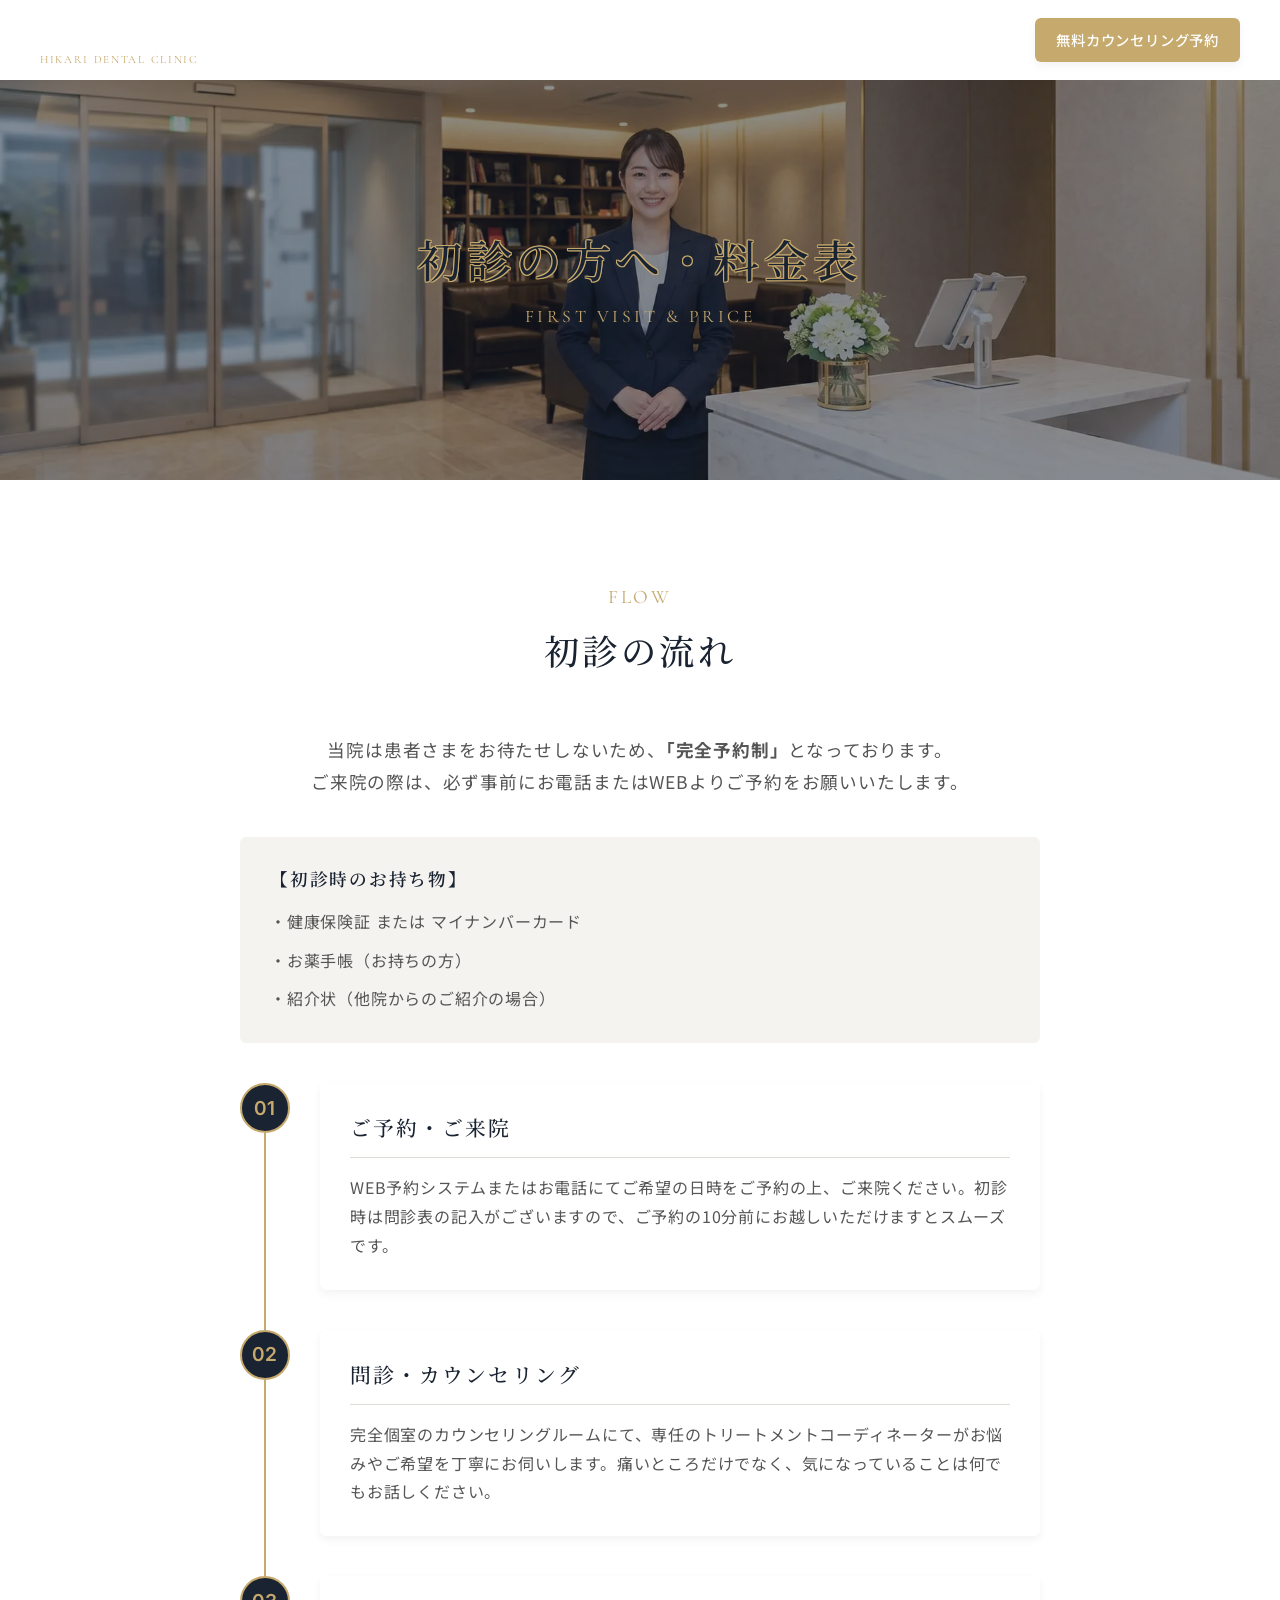
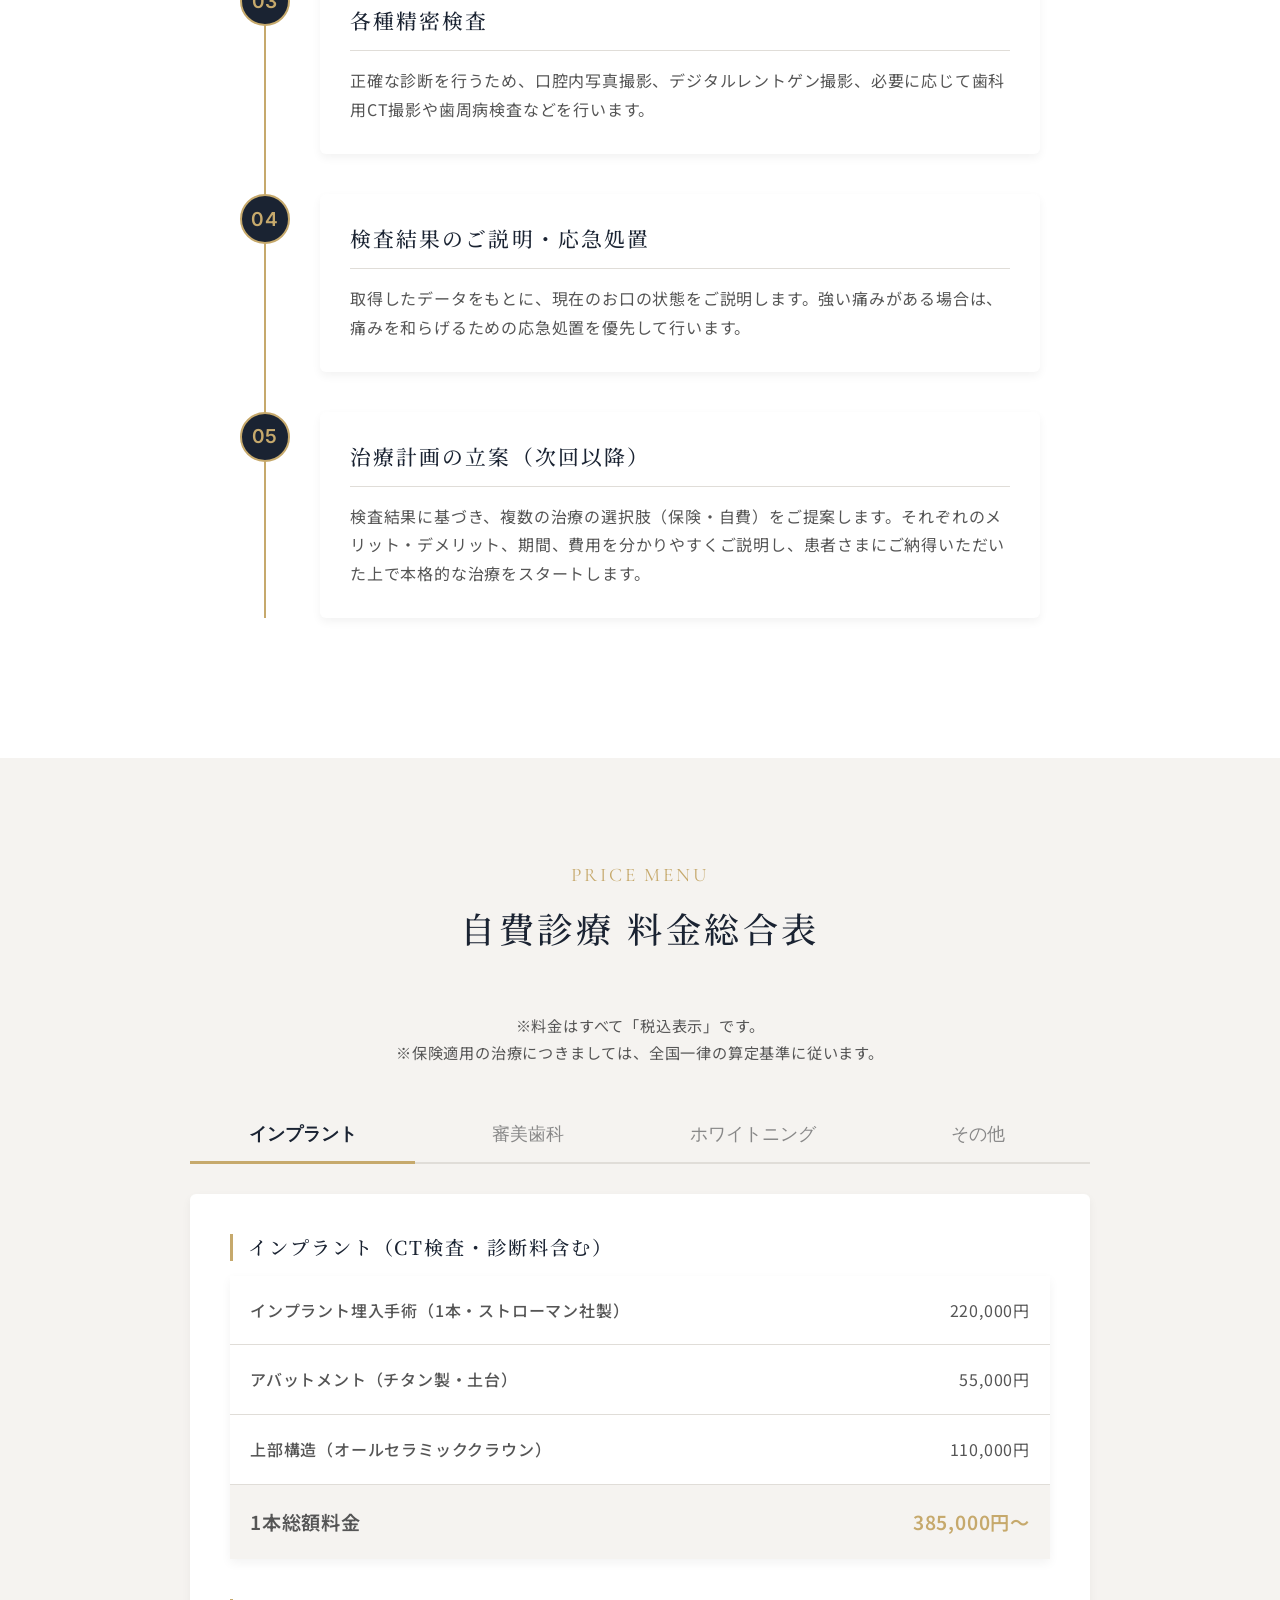
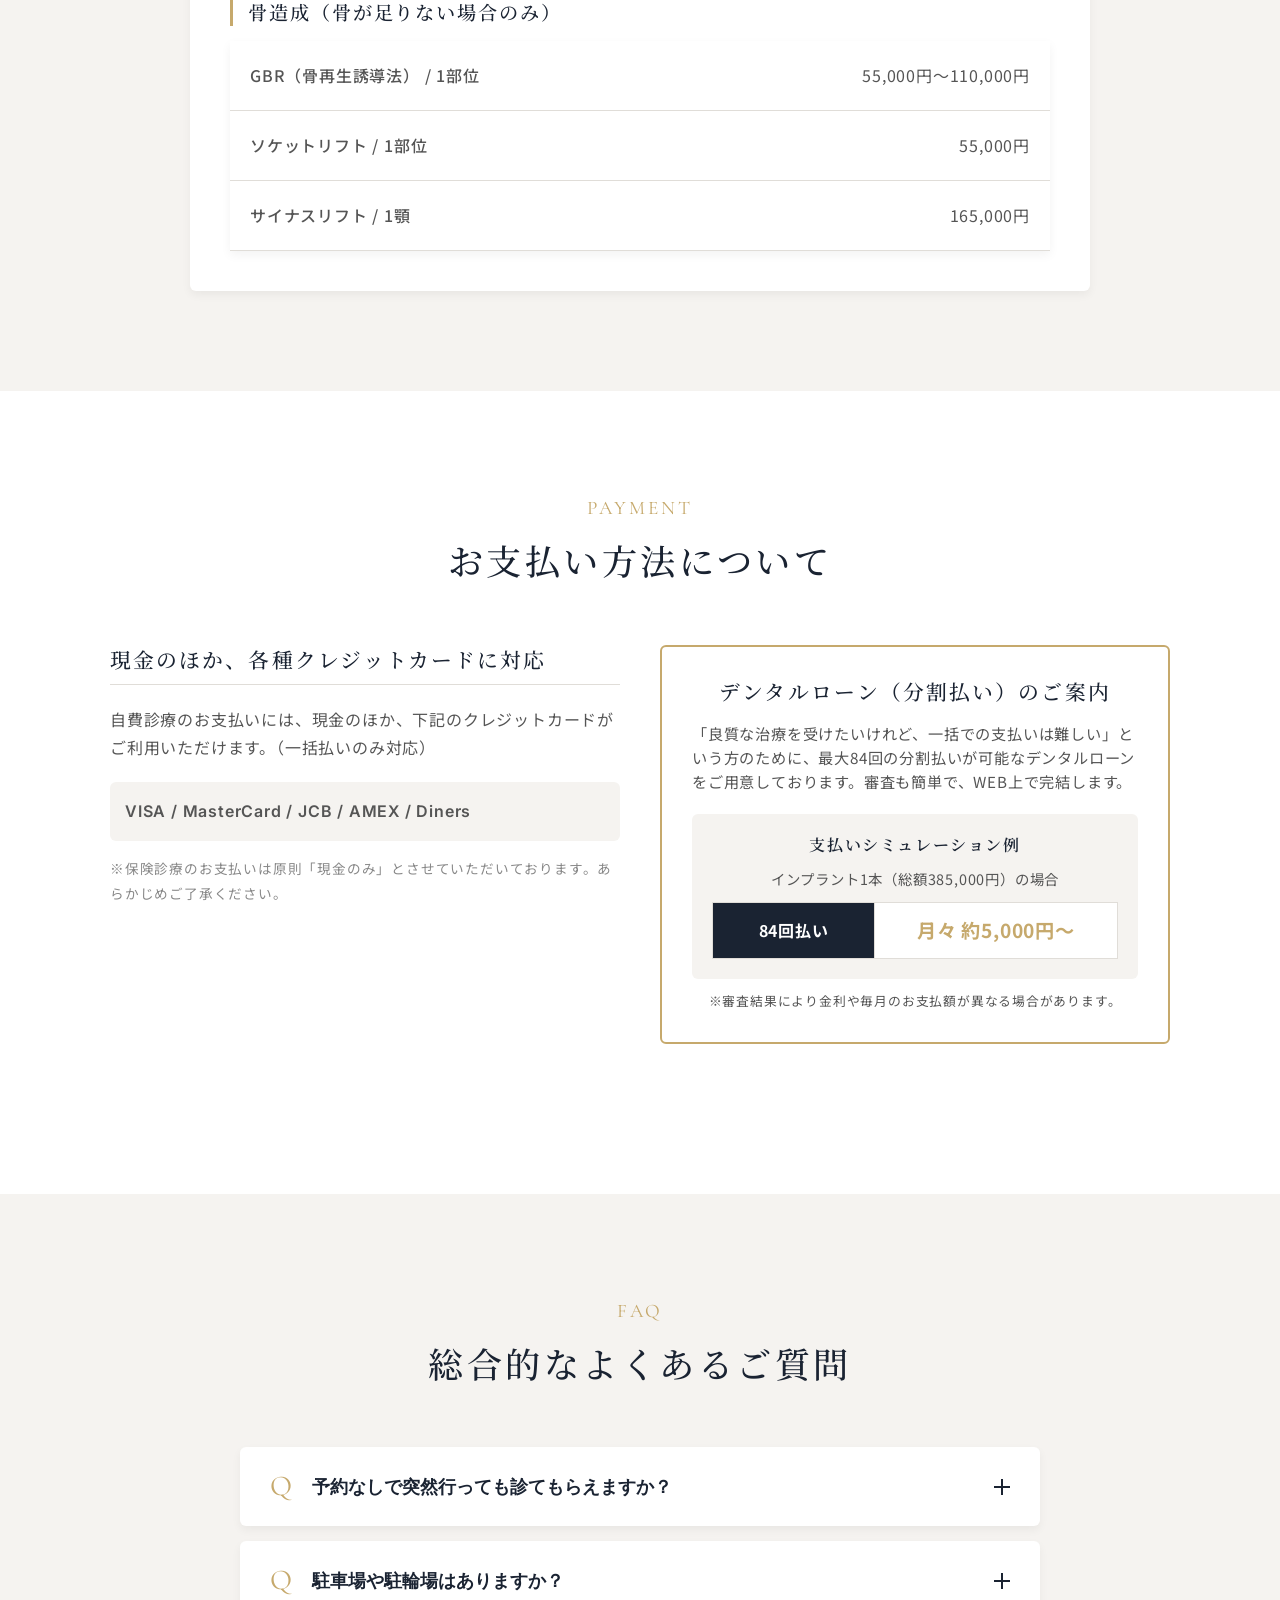
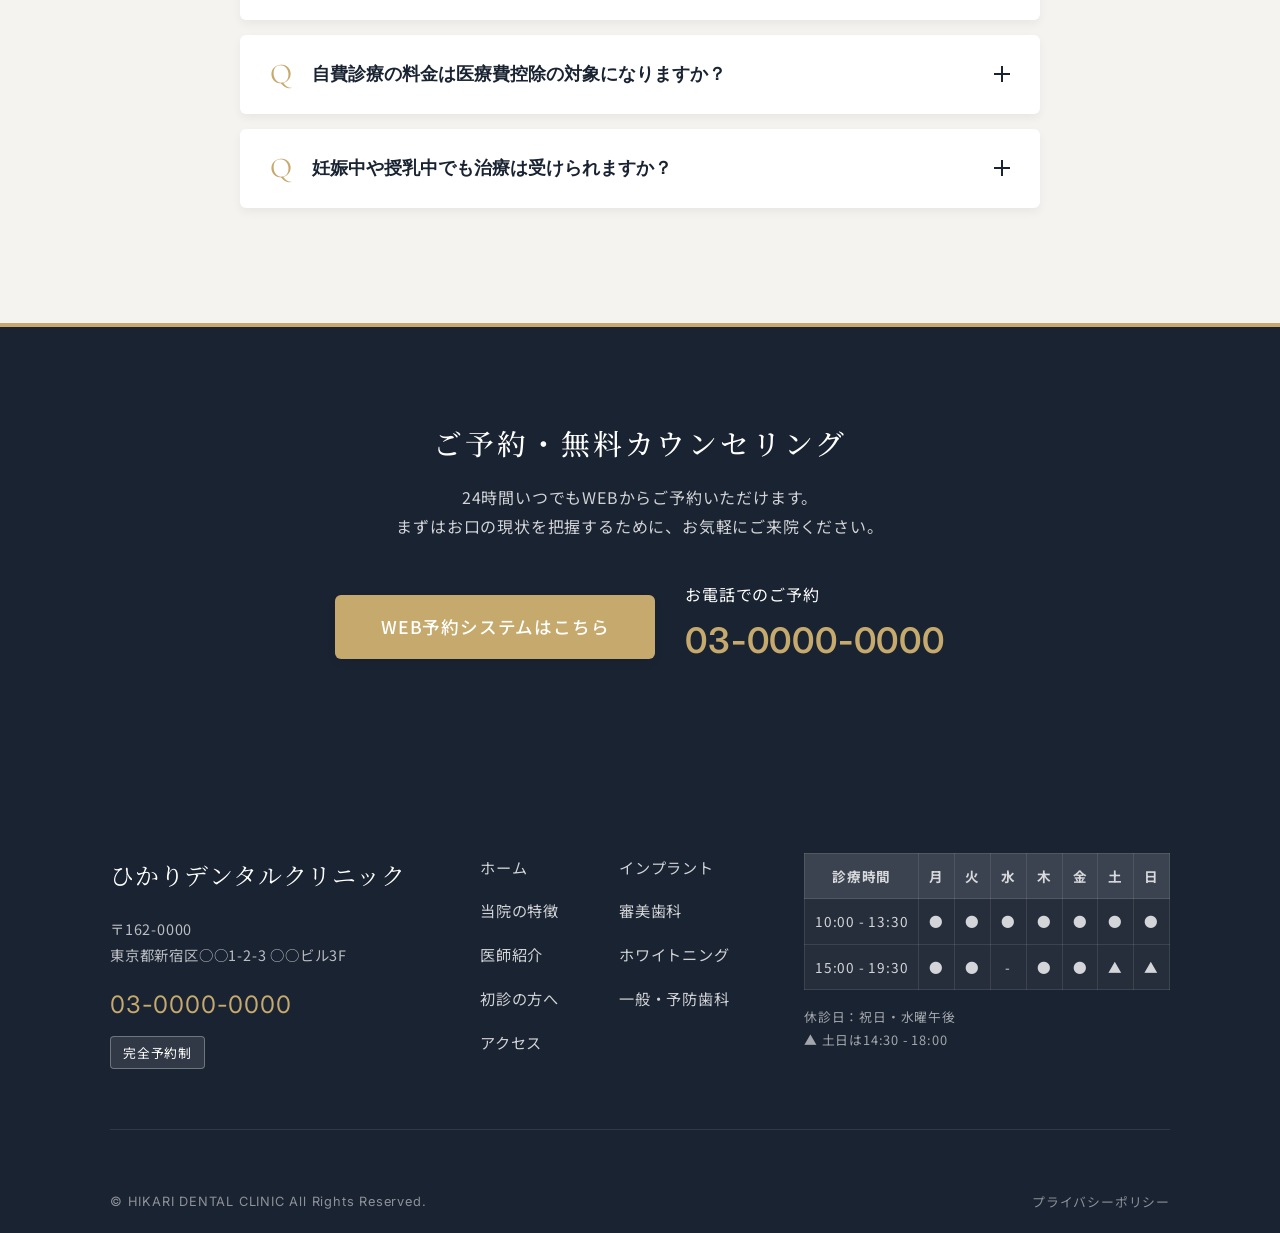
<file: first-visit.html>
<!DOCTYPE html>
<html lang="ja">

<head>
    <meta charset="UTF-8">
    <meta name="viewport" content="width=device-width, initial-scale=1.0">
    <title>初診の方へ・料金表｜ひかりデンタルクリニック</title>
    <meta name="description" content="ひかりデンタルクリニックの初診の流れと料金表。インプラント・審美歯科などの自費診療の詳しい料金や、デンタルローンでのお支払い方法についてご案内します。">

    <link rel="preconnect" href="https://fonts.googleapis.com">
    <link rel="preconnect" href="https://fonts.gstatic.com" crossorigin>
    <link
        href="https://fonts.googleapis.com/css2?family=Cormorant+Garamond:wght@400;500;600&family=Inter:wght@400;500;600&family=Noto+Sans+JP:wght@400;500;600&family=Noto+Serif+JP:wght@400;500;600&display=swap"
        rel="stylesheet">
    <link rel="stylesheet" href="css/style_v2.css?v=20260302v9">
</head>

<body>

    <!-- Header (Common) -->
    <header class="l-header" id="header">
        <div class="l-header__inner">
            <a href="index.html" class="l-header__logo">
                ひかりデンタルクリニック
                <span>HIKARI DENTAL CLINIC</span>
            </a>
            <nav class="l-header__nav u-hidden-sp">
                <ul class="l-header__nav-list">
                    <li><a href="index.html" class="l-header__nav-link">ホーム</a></li>
                    <li><a href="about.html" class="l-header__nav-link">当院の特徴</a></li>
                    <li class="p-nav-dropdown">
                        <span class="l-header__nav-link p-nav-dropdown__trigger">診療案内▼</span>
                        <div class="p-nav-dropdown__menu">
                            <a href="implant.html" class="p-nav-dropdown__item">インプラント</a>
                            <a href="aesthetic.html" class="p-nav-dropdown__item">審美歯科</a>
                            <a href="whitening.html" class="p-nav-dropdown__item">ホワイトニング</a>
                            <a href="general.html" class="p-nav-dropdown__item">一般歯科・予防歯科</a>
                        </div>
                    </li>
                    <li><a href="staff.html" class="l-header__nav-link">医師紹介</a></li>
                    <li><a href="first-visit.html" class="l-header__nav-link">初診の方へ</a></li>
                    <li><a href="access.html" class="l-header__nav-link">アクセス</a></li>
                </ul>
                <a href="first-visit.html#reserve" class="c-btn c-btn--primary l-header__btn"
                    style="min-height: 44px; padding: 0 20px; font-size: 0.9rem;">無料カウンセリング予約</a>
            </nav>
            <button class="l-header__hamburger u-hidden-pc" aria-label="メニューを開く">
                <span></span><span></span><span></span>
            </button>
        </div>
    </header>

    <main>
        <!-- Page Hero -->
        <div class="p-page-hero">
            <img src="images/hero_first_visit.webp" alt="初診の方へ・料金表" width="1920" height="650" class="p-page-hero__bg"
                loading="lazy">
            <div class="p-page-hero__overlay"></div>
            <div class="p-page-hero__content l-container">
                <h1 class="p-page-hero__title">初診の方へ・料金表</h1>
                <p class="p-page-hero__sub font-en-serif">FIRST VISIT & PRICE</p>
            </div>
        </div>

        <!-- Section 1 : Flow -->
        <section class="l-section p-flow">
            <div class="l-container">
                <div class="c-section-title js-fade-up">
                    <span class="c-section-title__en">FLOW</span>
                    <h2 class="c-section-title__ja">初診の流れ</h2>
                </div>

                <p class="text-center js-fade-up" style="margin-bottom: 40px; font-size: 1.1rem; line-height: 1.8;">
                    当院は患者さまをお待たせしないため、<strong>「完全予約制」</strong>となっております。<br>ご来院の際は、必ず事前にお電話またはWEBよりご予約をお願いいたします。</p>

                <div class="js-fade-up"
                    style="max-width: 800px; margin: 0 auto; background: var(--color-bg-offwhite); padding: 30px; border-radius: var(--radius); margin-bottom: 40px;">
                    <h3 style="color: var(--color-main); font-weight: 600; margin-bottom: 15px; font-size: 1.1rem;">
                        【初診時のお持ち物】</h3>
                    <ul style="list-style: none; padding-left: 0;">
                        <li style="margin-bottom: 10px;">・健康保険証 または マイナンバーカード</li>
                        <li style="margin-bottom: 10px;">・お薬手帳（お持ちの方）</li>
                        <li>・紹介状（他院からのご紹介の場合）</li>
                    </ul>
                </div>

                <div class="p-flow__timeline js-fade-up">
                    <!-- Step 1 -->
                    <div class="p-flow__step">
                        <div class="p-flow__node">
                            <span class="p-flow__num font-en-sans">01</span>
                        </div>
                        <div class="p-flow__content">
                            <div class="p-flow__header">
                                <h3 class="p-flow__title">ご予約・ご来院</h3>
                            </div>
                            <p class="p-flow__text">
                                WEB予約システムまたはお電話にてご希望の日時をご予約の上、ご来院ください。初診時は問診表の記入がございますので、ご予約の10分前にお越しいただけますとスムーズです。</p>
                        </div>
                    </div>
                    <!-- Step 2 -->
                    <div class="p-flow__step">
                        <div class="p-flow__node">
                            <span class="p-flow__num font-en-sans">02</span>
                        </div>
                        <div class="p-flow__content">
                            <div class="p-flow__header">
                                <h3 class="p-flow__title">問診・カウンセリング</h3>
                            </div>
                            <p class="p-flow__text">
                                完全個室のカウンセリングルームにて、専任のトリートメントコーディネーターがお悩みやご希望を丁寧にお伺いします。痛いところだけでなく、気になっていることは何でもお話しください。
                            </p>
                        </div>
                    </div>
                    <!-- Step 3 -->
                    <div class="p-flow__step">
                        <div class="p-flow__node">
                            <span class="p-flow__num font-en-sans">03</span>
                        </div>
                        <div class="p-flow__content">
                            <div class="p-flow__header">
                                <h3 class="p-flow__title">各種精密検査</h3>
                            </div>
                            <p class="p-flow__text">正確な診断を行うため、口腔内写真撮影、デジタルレントゲン撮影、必要に応じて歯科用CT撮影や歯周病検査などを行います。</p>
                        </div>
                    </div>
                    <!-- Step 4 -->
                    <div class="p-flow__step">
                        <div class="p-flow__node">
                            <span class="p-flow__num font-en-sans">04</span>
                        </div>
                        <div class="p-flow__content">
                            <div class="p-flow__header">
                                <h3 class="p-flow__title">検査結果のご説明・応急処置</h3>
                            </div>
                            <p class="p-flow__text">取得したデータをもとに、現在のお口の状態をご説明します。強い痛みがある場合は、痛みを和らげるための応急処置を優先して行います。</p>
                        </div>
                    </div>
                    <!-- Step 5 -->
                    <div class="p-flow__step">
                        <div class="p-flow__node">
                            <span class="p-flow__num font-en-sans">05</span>
                        </div>
                        <div class="p-flow__content">
                            <div class="p-flow__header">
                                <h3 class="p-flow__title">治療計画の立案（次回以降）</h3>
                            </div>
                            <p class="p-flow__text">
                                検査結果に基づき、複数の治療の選択肢（保険・自費）をご提案します。それぞれのメリット・デメリット、期間、費用を分かりやすくご説明し、患者さまにご納得いただいた上で本格的な治療をスタートします。
                            </p>
                        </div>
                    </div>
                </div>
            </div>
        </section>

        <!-- Section 2 : All Prices (Tabs) -->
        <section class="l-section l-section--bg p-price-all" id="price">
            <div class="l-container">
                <div class="c-section-title js-fade-up">
                    <span class="c-section-title__en">PRICE MENU</span>
                    <h2 class="c-section-title__ja">自費診療 料金総合表</h2>
                </div>

                <p class="text-center js-fade-up" style="margin-bottom: 40px; font-size: 0.95rem;">
                    ※料金はすべて「税込表示」です。<br>※保険適用の治療につきましては、全国一律の算定基準に従います。</p>

                <div class="p-materials__tabs js-fade-up">
                    <div class="p-materials__tab-list">
                        <button class="p-materials__tab-trigger js-tab-trigger is-active"
                            data-tab="price-implant">インプラント</button>
                        <button class="p-materials__tab-trigger js-tab-trigger" data-tab="price-aesthetic">審美歯科</button>
                        <button class="p-materials__tab-trigger js-tab-trigger"
                            data-tab="price-whitening">ホワイトニング</button>
                        <button class="p-materials__tab-trigger js-tab-trigger" data-tab="price-other">その他</button>
                    </div>

                    <div class="p-materials__tab-contents"
                        style="background: #fff; border-radius: var(--radius); padding: 40px; box-shadow: var(--shadow-sm);">

                        <!-- Implant -->
                        <div id="price-implant" class="p-materials__tab-content js-tab-content is-active">
                            <h3 class="p-price__sub-title" style="margin-top:0;">インプラント（CT検査・診断料含む）</h3>
                            <table class="p-price__table">
                                <tbody>
                                    <tr>
                                        <th>インプラント埋入手術（1本・ストローマン社製）</th>
                                        <td>220,000円</td>
                                    </tr>
                                    <tr>
                                        <th>アバットメント（チタン製・土台）</th>
                                        <td>55,000円</td>
                                    </tr>
                                    <tr>
                                        <th>上部構造（オールセラミッククラウン）</th>
                                        <td>110,000円</td>
                                    </tr>
                                    <tr class="p-price__total">
                                        <th>1本総額料金</th>
                                        <td class="text-gold">385,000円〜</td>
                                    </tr>
                                </tbody>
                            </table>

                            <h3 class="p-price__sub-title">骨造成（骨が足りない場合のみ）</h3>
                            <table class="p-price__table">
                                <tbody>
                                    <tr>
                                        <th>GBR（骨再生誘導法） / 1部位</th>
                                        <td>55,000円〜110,000円</td>
                                    </tr>
                                    <tr>
                                        <th>ソケットリフト / 1部位</th>
                                        <td>55,000円</td>
                                    </tr>
                                    <tr>
                                        <th>サイナスリフト / 1顎</th>
                                        <td>165,000円</td>
                                    </tr>
                                </tbody>
                            </table>
                        </div>

                        <!-- Aesthetic -->
                        <div id="price-aesthetic" class="p-materials__tab-content js-tab-content">
                            <h3 class="p-price__sub-title" style="margin-top:0;">クラウン（全体を覆う被せ物）</h3>
                            <table class="p-price__table">
                                <tbody>
                                    <tr>
                                        <th>オールセラミッククラウン（ジルコニア）<br><span
                                                style="font-size: 0.8rem; font-weight: normal; color: var(--color-text-body);">奥歯におすすめ・最も高い強度</span>
                                        </th>
                                        <td>132,000円</td>
                                    </tr>
                                    <tr>
                                        <th>オールセラミッククラウン（e-max）<br><span
                                                style="font-size: 0.8rem; font-weight: normal; color: var(--color-text-body);">前歯におすすめ・天然歯に近い審美性</span>
                                        </th>
                                        <td>110,000円</td>
                                    </tr>
                                    <tr>
                                        <th>メタルボンド<br><span
                                                style="font-size: 0.8rem; font-weight: normal; color: var(--color-text-body);">内側が金属・歴史があり安定している</span>
                                        </th>
                                        <td>99,000円</td>
                                    </tr>
                                </tbody>
                            </table>

                            <h3 class="p-price__sub-title">インレー（部分的な詰め物）</h3>
                            <table class="p-price__table">
                                <tbody>
                                    <tr>
                                        <th>セラミックインレー（ジルコニア）</th>
                                        <td>66,000円</td>
                                    </tr>
                                    <tr>
                                        <th>セラミックインレー（e-max）</th>
                                        <td>55,000円</td>
                                    </tr>
                                </tbody>
                            </table>

                            <h3 class="p-price__sub-title">支台築造（土台）</h3>
                            <table class="p-price__table">
                                <tbody>
                                    <tr>
                                        <th>ファイバーコア<br><span
                                                style="font-size: 0.8rem; font-weight: normal; color: var(--color-text-body);">グラスファイバー製・歯を割れにくくする</span>
                                        </th>
                                        <td>16,500円</td>
                                    </tr>
                                </tbody>
                            </table>
                        </div>

                        <!-- Whitening -->
                        <div id="price-whitening" class="p-materials__tab-content js-tab-content">
                            <h3 class="p-price__sub-title" style="margin-top:0;">ホワイトニングメニュー</h3>
                            <table class="p-price__table">
                                <tbody>
                                    <tr>
                                        <th>オフィスホワイトニング 1回（上下16〜20本）</th>
                                        <td>33,000円</td>
                                    </tr>
                                    <tr>
                                        <th>オフィスホワイトニング 3回コース</th>
                                        <td>88,000円</td>
                                    </tr>
                                    <tr>
                                        <th>ホームホワイトニングキット<br><span
                                                style="font-size: 0.8rem; font-weight: normal;">（専用マウスピース上下＋専用ジェル2週間分）</span>
                                        </th>
                                        <td>38,500円</td>
                                    </tr>
                                    <tr>
                                        <th>ホームホワイトニング用 追加ジェル（1本）</th>
                                        <td>3,300円</td>
                                    </tr>
                                    <tr class="p-price__total">
                                        <th>デュアルホワイトニング<br><span
                                                style="font-size: 0.9rem; font-weight: normal;">（オフィス1回＋ホームキットのセット）</span>
                                        </th>
                                        <td class="text-gold">66,000円</td>
                                    </tr>
                                </tbody>
                            </table>
                        </div>

                        <!-- Other -->
                        <div id="price-other" class="p-materials__tab-content js-tab-content">
                            <h3 class="p-price__sub-title" style="margin-top:0;">予防・クリーニング（自費）</h3>
                            <table class="p-price__table">
                                <tbody>
                                    <tr>
                                        <th>PMTC（プロフェッショナルクリーニング） / 約60分</th>
                                        <td>11,000円</td>
                                    </tr>
                                    <tr>
                                        <th>エアフロー<br><span
                                                style="font-size: 0.8rem; font-weight: normal; color: var(--color-text-body);">微粒子パウダーでガンコなヤニ・茶渋を除去</span>
                                        </th>
                                        <td>5,500円</td>
                                    </tr>
                                </tbody>
                            </table>
                            <h3 class="p-price__sub-title">マウスピース・矯正</h3>
                            <table class="p-price__table">
                                <tbody>
                                    <tr>
                                        <th>ナイトガード（歯ぎしり防止用）<br><span
                                                style="font-size: 0.8rem; font-weight: normal; color: var(--color-text-body);">※症状によっては保険適用となります</span>
                                        </th>
                                        <td>5,500円〜</td>
                                    </tr>
                                    <tr>
                                        <th>スポーツ用マウスガード</th>
                                        <td>16,500円</td>
                                    </tr>
                                </tbody>
                            </table>
                        </div>

                    </div>
                </div>
            </div>
        </section>

        <!-- Section 3 : Payment Info -->
        <section class="l-section p-payment">
            <div class="l-container">
                <div class="c-section-title js-fade-up">
                    <span class="c-section-title__en">PAYMENT</span>
                    <h2 class="c-section-title__ja">お支払い方法について</h2>
                </div>

                <div class="js-fade-up p-payment__grid"
                    style="display: grid; grid-template-columns: repeat(2, 1fr); gap: 40px; margin-bottom: 50px;">
                    <!-- Left side -->
                    <div>
                        <h3
                            style="font-size: 1.3rem; color: var(--color-main); margin-bottom: 20px; border-bottom: 1px solid var(--color-border); padding-bottom: 10px;">
                            現金のほか、各種クレジットカードに対応</h3>
                        <p style="margin-bottom: 20px; line-height: 1.8;">
                            自費診療のお支払いには、現金のほか、下記のクレジットカードがご利用いただけます。（一括払いのみ対応）</p>
                        <div
                            style="display: flex; gap: 10px; font-weight: 600; font-family: var(--font-en-sans); color: var(--color-text-body); background: var(--color-bg-offwhite); padding: 15px; border-radius: var(--radius);">
                            VISA / MasterCard / JCB / AMEX / Diners
                        </div>
                        <p style="margin-top: 15px; font-size: 0.85rem; color: var(--color-text-caption);">
                            ※保険診療のお支払いは原則「現金のみ」とさせていただいております。あらかじめご了承ください。</p>
                    </div>

                    <!-- Right side -->
                    <div
                        style="background: #fff; padding: 30px; border-radius: var(--radius); border: 2px solid var(--color-accent);">
                        <h3
                            style="font-size: 1.3rem; color: var(--color-main); margin-bottom: 15px; text-align: center;">
                            デンタルローン（分割払い）のご案内</h3>
                        <p style="margin-bottom: 20px; font-size: 0.95rem; line-height: 1.6;">
                            「良質な治療を受けたいけれど、一括での支払いは難しい」という方のために、最大84回の分割払いが可能なデンタルローンをご用意しております。審査も簡単で、WEB上で完結します。</p>

                        <div style="background: var(--color-bg-offwhite); padding: 20px; border-radius: var(--radius);">
                            <h4
                                style="font-weight: 600; margin-bottom: 10px; text-align: center; color: var(--color-main);">
                                支払いシミュレーション例</h4>
                            <p style="font-size: 0.9rem; text-align: center; margin-bottom: 10px;">
                                インプラント1本（総額385,000円）の場合</p>
                            <table style="width: 100%; border-collapse: collapse; background:#fff;">
                                <tr>
                                    <th
                                        style="padding: 10px; border: 1px solid var(--color-border); background: var(--color-main); color: #fff; width: 40%;">
                                        84回払い</th>
                                    <td
                                        style="padding: 10px; border: 1px solid var(--color-border); text-align: center; font-weight: bold; font-size: 1.2rem; color: var(--color-accent);">
                                        月々 約5,000円〜</td>
                                </tr>
                            </table>
                        </div>
                        <p style="margin-top: 10px; font-size: 0.8rem; text-align: center;">
                            ※審査結果により金利や毎月のお支払額が異なる場合があります。</p>
                    </div>
                </div>
            </div>
        </section>

        <!-- Section 4 : General FAQ -->
        <section class="l-section l-section--bg p-faq">
            <div class="l-container">
                <div class="c-section-title js-fade-up">
                    <span class="c-section-title__en">FAQ</span>
                    <h2 class="c-section-title__ja">総合的なよくあるご質問</h2>
                </div>

                <div class="p-faq__list js-fade-up">
                    <div class="p-faq__item js-accordion">
                        <button class="p-faq__trigger js-accordion-trigger">
                            <span class="p-faq__q-icon">Q</span>
                            <span class="p-faq__q-text">予約なしで突然行っても診てもらえますか？</span>
                            <span class="p-faq__arrow"></span>
                        </button>
                        <div class="p-faq__content js-accordion-content">
                            <p class="p-faq__a-text">
                                当院は「完全予約制」となっておりますため、事前の予約なしでのご来院はお断りさせていただく場合がございます。急な痛みなどの急患の場合は、まずはお電話にてお問い合わせください。可能な限り早いお時間で調整いたします。
                            </p>
                        </div>
                    </div>
                    <div class="p-faq__item js-accordion">
                        <button class="p-faq__trigger js-accordion-trigger">
                            <span class="p-faq__q-icon">Q</span>
                            <span class="p-faq__q-text">駐車場や駐輪場はありますか？</span>
                            <span class="p-faq__arrow"></span>
                        </button>
                        <div class="p-faq__content js-accordion-content">
                            <p class="p-faq__a-text">当院専用の駐車場、駐輪場はございません。お車でお越しの方は、近隣のコインパーキングをご利用ください。</p>
                        </div>
                    </div>
                    <div class="p-faq__item js-accordion">
                        <button class="p-faq__trigger js-accordion-trigger">
                            <span class="p-faq__q-icon">Q</span>
                            <span class="p-faq__q-text">自費診療の料金は医療費控除の対象になりますか？</span>
                            <span class="p-faq__arrow"></span>
                        </button>
                        <div class="p-faq__content js-accordion-content">
                            <p class="p-faq__a-text">
                                はい、インプラント治療や噛み合わせ改善を目的としたセラミック治療など、治療を目的とした自費診療は「医療費控除」の対象となります。（※ホワイトニングなど審美目的のみの場合は対象外です）。領収書は大切に保管していただき、ご自身で確定申告を行ってください。
                            </p>
                        </div>
                    </div>
                    <div class="p-faq__item js-accordion">
                        <button class="p-faq__trigger js-accordion-trigger">
                            <span class="p-faq__q-icon">Q</span>
                            <span class="p-faq__q-text">妊娠中や授乳中でも治療は受けられますか？</span>
                            <span class="p-faq__arrow"></span>
                        </button>
                        <div class="p-faq__content js-accordion-content">
                            <p class="p-faq__a-text">
                                可能です。特に安定期（妊娠5〜7ヶ月）であれば、通常の歯科治療は問題なく行えます。麻酔やレントゲン、お薬の処方についても配慮いたしますので、ご予約時や問診時に必ず妊娠中・授乳中であることをお伝えください。
                            </p>
                        </div>
                    </div>
                </div>
            </div>
        </section>

        <!-- Footer CTA -->
        <section class="p-cta l-section" id="reserve">
            <div class="l-container text-center js-fade-up">
                <h2 class="p-cta__title" style="font-size: 1.8rem;">ご予約・無料カウンセリング</h2>
                <p class="p-cta__desc">24時間いつでもWEBからご予約いただけます。<br>まずはお口の現状を把握するために、お気軽にご来院ください。</p>
                <div class="p-cta__action">
                    <a href="#" class="c-btn c-btn--primary p-cta__btn">WEB予約システムはこちら</a>
                    <div class="p-cta__tel u-hidden-sp">
                        <p>お電話でのご予約</p>
                        <a href="tel:03-0000-0000" class="p-cta__tel-num font-en-sans">03-0000-0000</a>
                    </div>
                </div>
            </div>
        </section>

    </main>

    <!-- Footer (Common) -->
    <footer class="l-footer">
        <div class="l-container">
            <div class="l-footer__inner">
                <div class="l-footer__info">
                    <a href="index.html" class="l-footer__logo">ひかりデンタルクリニック</a>
                    <p class="l-footer__address">〒162-0000<br>東京都新宿区○○1-2-3 ○○ビル3F</p>
                    <p class="l-footer__tel font-en-sans">03-0000-0000</p>
                    <span class="l-footer__badge">完全予約制</span>
                </div>

                <div class="l-footer__nav">
                    <ul class="l-footer__nav-list">
                        <li><a href="index.html">ホーム</a></li>
                        <li><a href="about.html">当院の特徴</a></li>
                        <li><a href="staff.html">医師紹介</a></li>
                        <li><a href="first-visit.html">初診の方へ</a></li>
                        <li><a href="access.html">アクセス</a></li>
                    </ul>
                    <ul class="l-footer__nav-list">
                        <li><a href="implant.html">インプラント</a></li>
                        <li><a href="aesthetic.html">審美歯科</a></li>
                        <li><a href="whitening.html">ホワイトニング</a></li>
                        <li><a href="general.html">一般・予防歯科</a></li>
                    </ul>
                </div>

                <div class="l-footer__time">
                    <table class="l-footer__time-table">
                        <thead>
                            <tr>
                                <th>診療時間</th>
                                <th>月</th>
                                <th>火</th>
                                <th>水</th>
                                <th>木</th>
                                <th>金</th>
                                <th>土</th>
                                <th>日</th>
                            </tr>
                        </thead>
                        <tbody>
                            <tr>
                                <td>10:00 - 13:30</td>
                                <td>●</td>
                                <td>●</td>
                                <td>●</td>
                                <td>●</td>
                                <td>●</td>
                                <td>●</td>
                                <td>●</td>
                            </tr>
                            <tr>
                                <td>15:00 - 19:30</td>
                                <td>●</td>
                                <td>●</td>
                                <td>-</td>
                                <td>●</td>
                                <td>●</td>
                                <td>▲</td>
                                <td>▲</td>
                            </tr>
                        </tbody>
                    </table>
                    <p class="l-footer__time-note">休診日：祝日・水曜午後<br>▲ 土日は14:30 - 18:00</p>
                </div>
            </div>

            <div class="l-footer__bottom">
                <p class="l-footer__copy font-en-sans">&copy; HIKARI DENTAL CLINIC All Rights Reserved.</p>
                <a href="#" class="l-footer__policy">プライバシーポリシー</a>
            </div>
        </div>
    </footer>

    <!-- Floating SP Banner -->
    <div class="p-float-banner u-hidden-pc">
        <a href="tel:03-0000-0000" class="p-float-banner__btn p-float-banner__btn--tel">
            <span>📞</span> 電話予約
        </a>
        <a href="#reserve" class="p-float-banner__btn p-float-banner__btn--reserve">
            <span>📅</span> WEB予約
        </a>
    </div>

    <!-- SP Drawer Menu -->
    <div class="p-sp-nav u-hidden-pc">
        <div class="p-sp-nav__inner">
            <ul class="p-sp-nav__list">
                <li><a href="index.html">ホーム</a></li>
                <li><a href="about.html">当院の特徴</a></li>
                <li><a href="implant.html">インプラント</a></li>
                <li><a href="aesthetic.html">審美歯科</a></li>
                <li><a href="whitening.html">ホワイトニング</a></li>
                <li><a href="general.html">一般歯科・予防歯科</a></li>
                <li><a href="staff.html">医師紹介</a></li>
                <li><a href="first-visit.html">初診の方へ</a></li>
                <li><a href="access.html">アクセス</a></li>
            </ul>
            <div class="p-sp-nav__btn">
                <a href="first-visit.html#reserve" class="c-btn c-btn--primary" style="width: 100%;">無料カウンセリング予約</a>
            </div>
        </div>
    </div>

    <script src="js/main.js"></script>
</body>

</html>
</file>
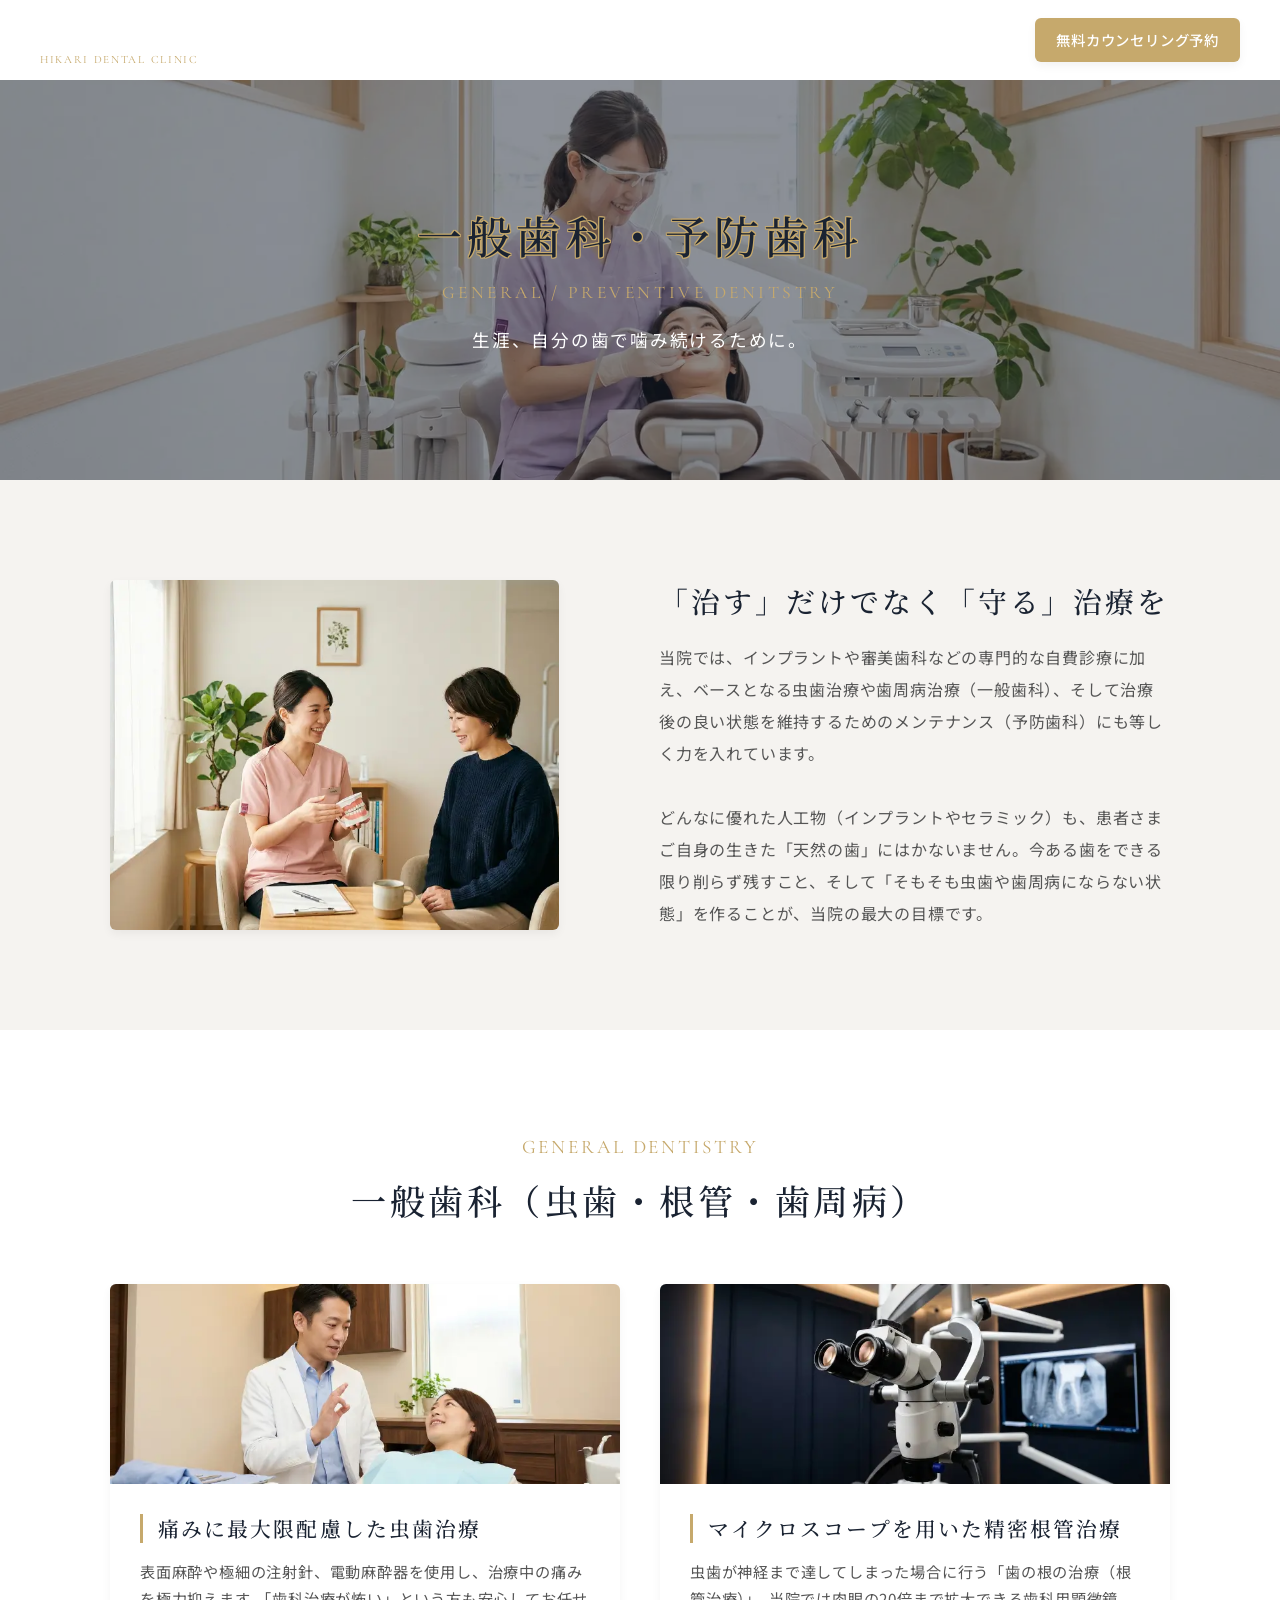
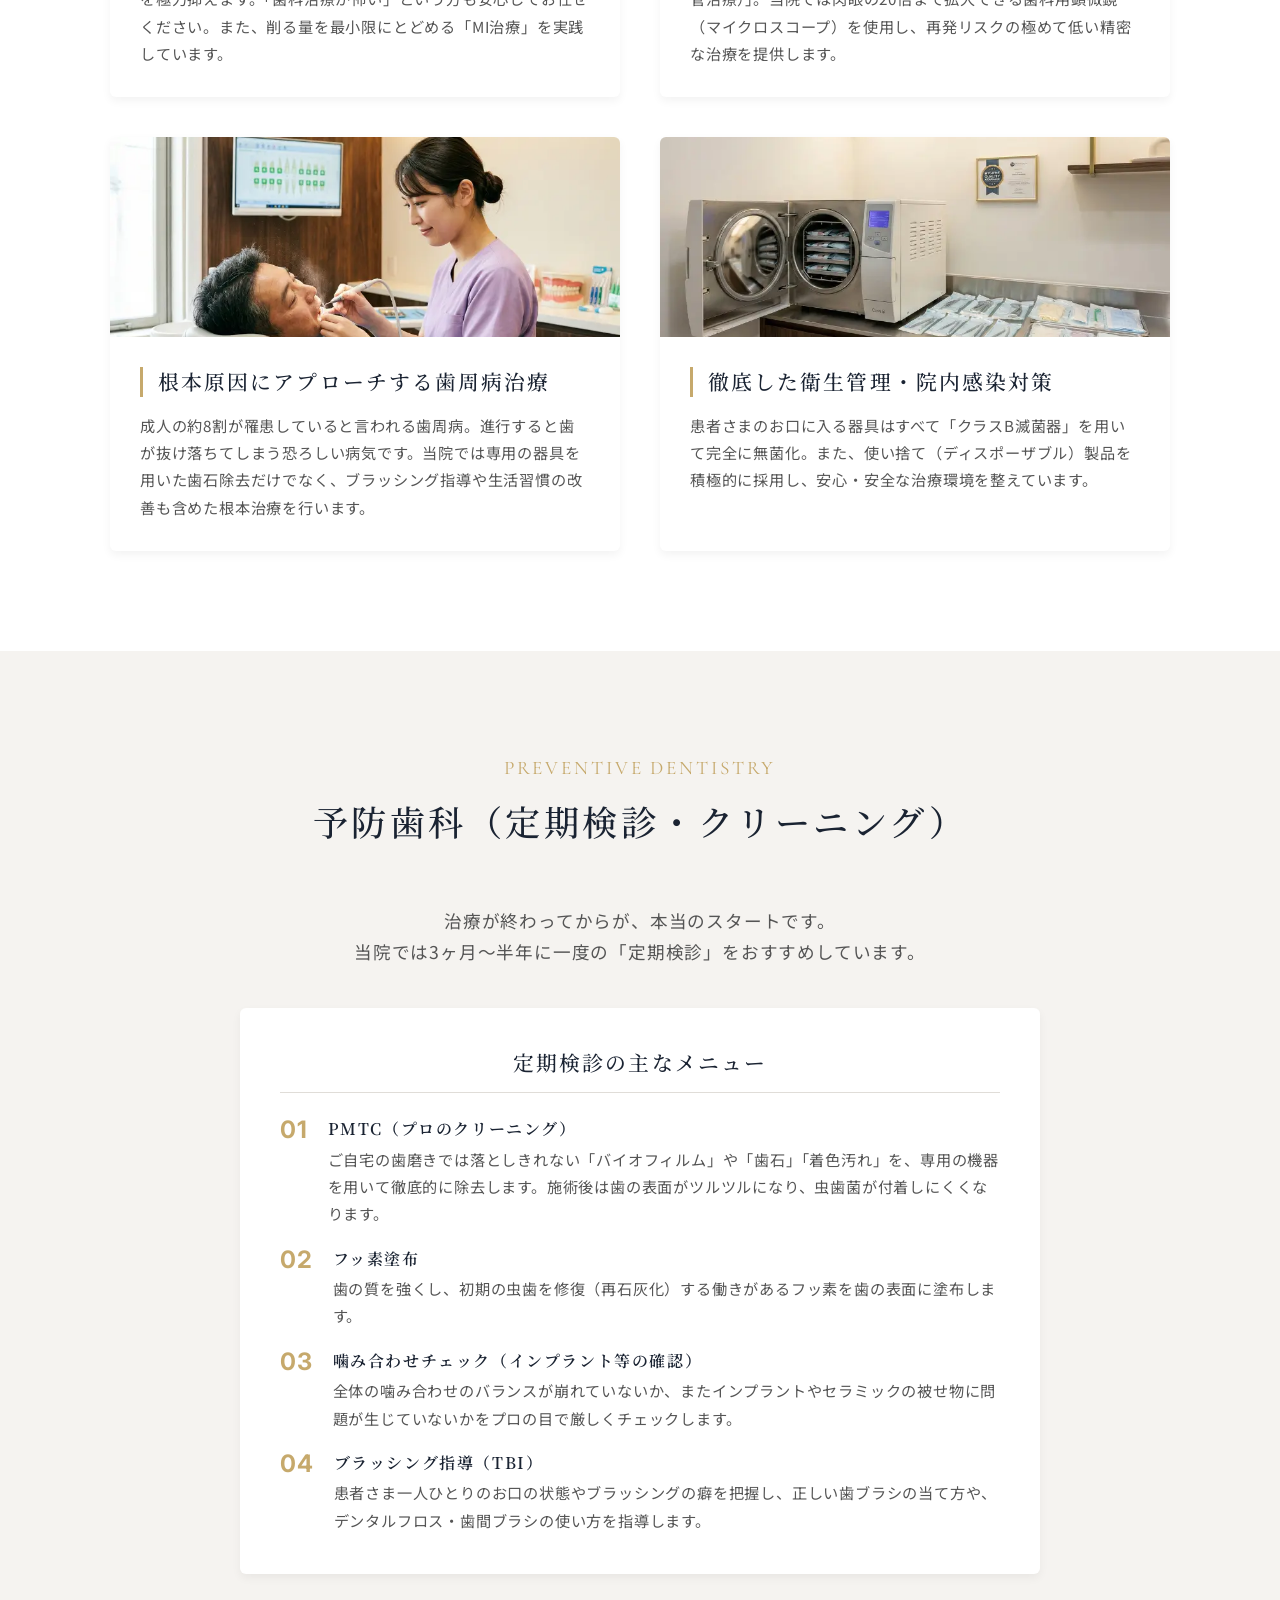
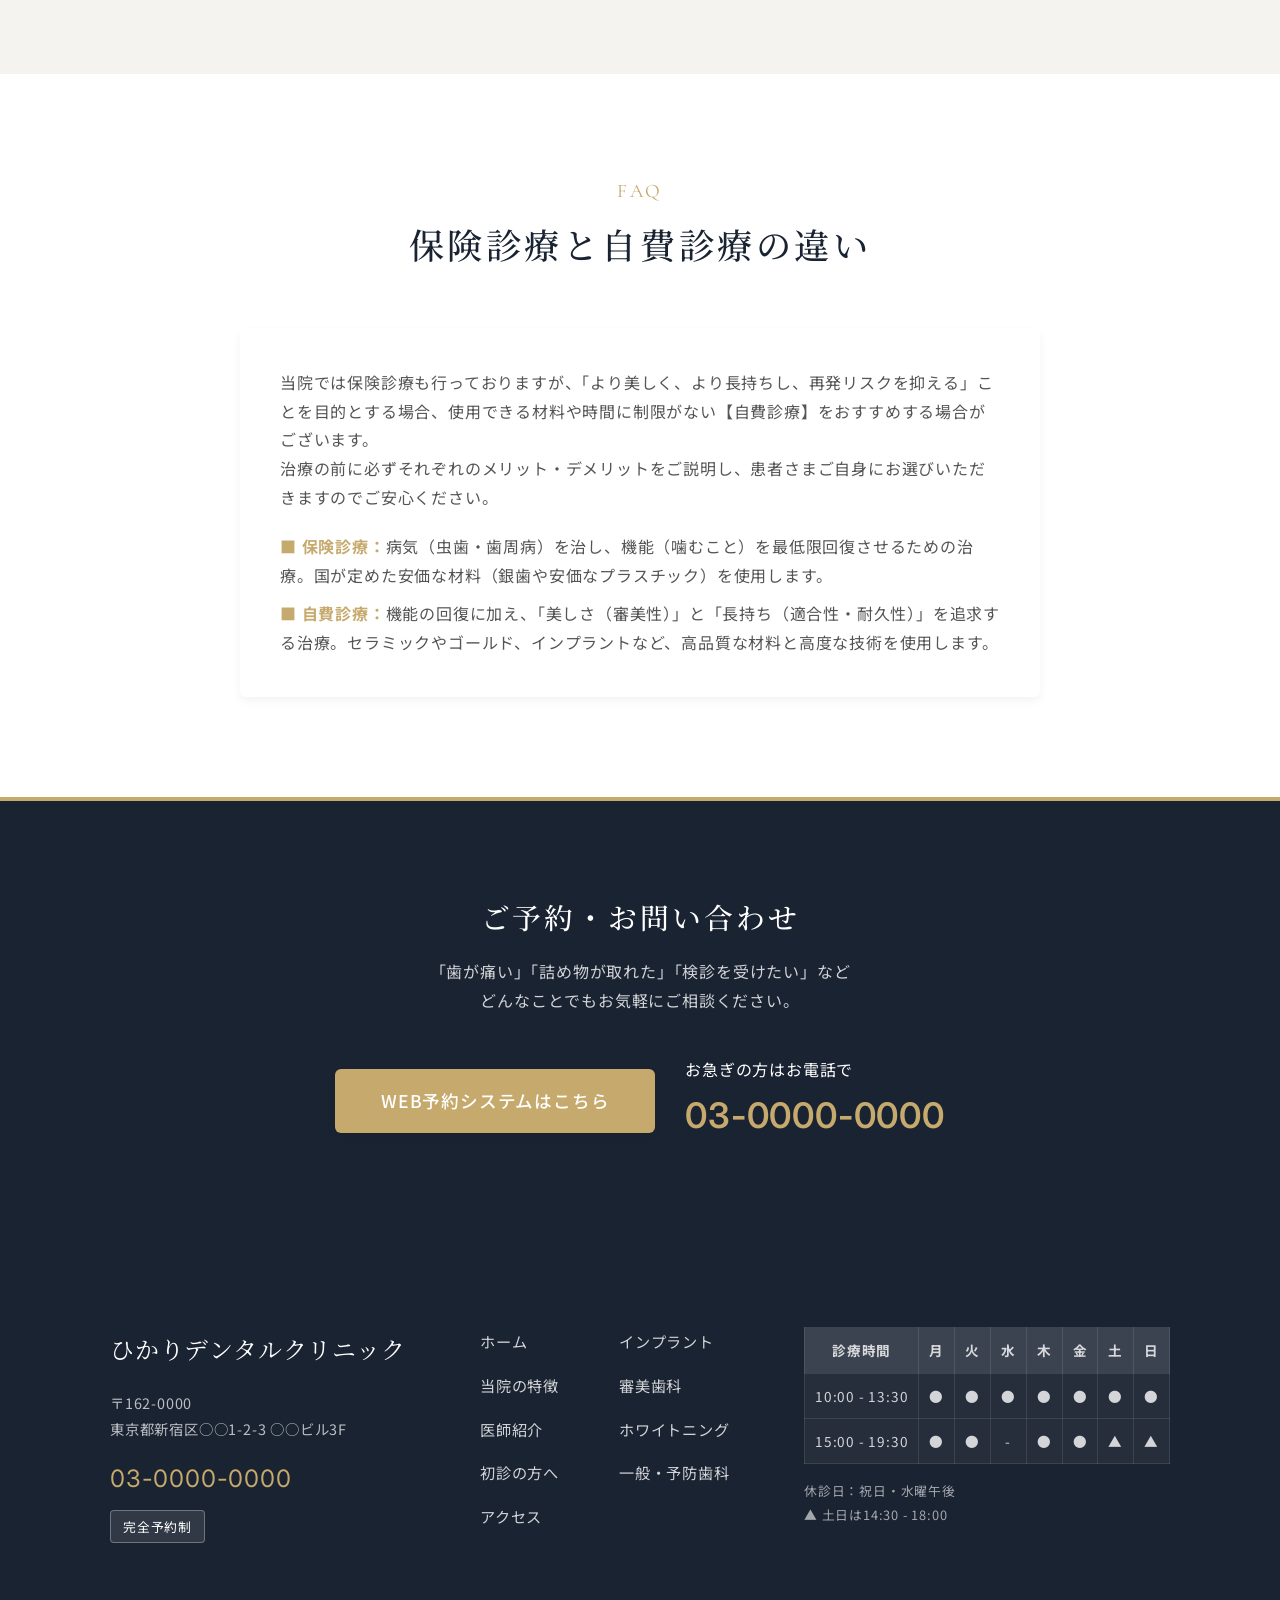
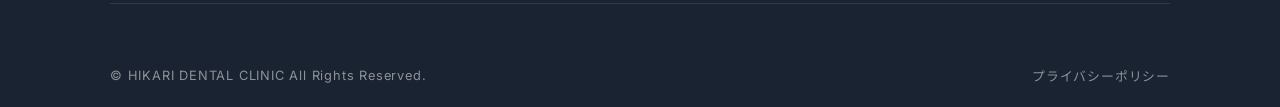
<file: general.html>
<!DOCTYPE html>
<html lang="ja">

<head>
    <meta charset="UTF-8">
    <meta name="viewport" content="width=device-width, initial-scale=1.0">
    <title>一般歯科・予防歯科｜ひかりデンタルクリニック</title>
    <meta name="description" content="ひかりデンタルクリニックの一般歯科・予防歯科。痛みに配慮した虫歯治療や、マイクロスコープを用いた精密な根管治療、定期検診による歯周病予防を提供します。">

    <link rel="preconnect" href="https://fonts.googleapis.com">
    <link rel="preconnect" href="https://fonts.gstatic.com" crossorigin>
    <link
        href="https://fonts.googleapis.com/css2?family=Cormorant+Garamond:wght@400;500;600&family=Inter:wght@400;500;600&family=Noto+Sans+JP:wght@400;500;600&family=Noto+Serif+JP:wght@400;500;600&display=swap"
        rel="stylesheet">
    <link rel="stylesheet" href="css/style_v2.css?v=20260302v9">
</head>

<body>

    <!-- Header (Common) -->
    <header class="l-header" id="header">
        <div class="l-header__inner">
            <a href="index.html" class="l-header__logo">
                ひかりデンタルクリニック
                <span>HIKARI DENTAL CLINIC</span>
            </a>
            <nav class="l-header__nav u-hidden-sp">
                <ul class="l-header__nav-list">
                    <li><a href="index.html" class="l-header__nav-link">ホーム</a></li>
                    <li><a href="about.html" class="l-header__nav-link">当院の特徴</a></li>
                    <li class="p-nav-dropdown">
                        <span class="l-header__nav-link p-nav-dropdown__trigger">診療案内▼</span>
                        <div class="p-nav-dropdown__menu">
                            <a href="implant.html" class="p-nav-dropdown__item">インプラント</a>
                            <a href="aesthetic.html" class="p-nav-dropdown__item">審美歯科</a>
                            <a href="whitening.html" class="p-nav-dropdown__item">ホワイトニング</a>
                            <a href="general.html" class="p-nav-dropdown__item">一般歯科・予防歯科</a>
                        </div>
                    </li>
                    <li><a href="staff.html" class="l-header__nav-link">医師紹介</a></li>
                    <li><a href="first-visit.html" class="l-header__nav-link">初診の方へ</a></li>
                    <li><a href="access.html" class="l-header__nav-link">アクセス</a></li>
                </ul>
                <a href="first-visit.html#reserve" class="c-btn c-btn--primary l-header__btn"
                    style="min-height: 44px; padding: 0 20px; font-size: 0.9rem;">無料カウンセリング予約</a>
            </nav>
            <button class="l-header__hamburger u-hidden-pc" aria-label="メニューを開く">
                <span></span><span></span><span></span>
            </button>
        </div>
    </header>

    <main>
        <!-- Page Hero -->
        <div class="p-page-hero">
            <img src="images/hero_general.webp" alt="一般歯科・予防歯科" width="1920" height="650" class="p-page-hero__bg"
                loading="lazy">
            <div class="p-page-hero__overlay"></div>
            <div class="p-page-hero__content l-container">
                <h1 class="p-page-hero__title">一般歯科・予防歯科</h1>
                <p class="p-page-hero__sub font-en-serif">GENERAL / PREVENTIVE DENITSTRY</p>
                <p style="margin-top: 15px; font-size: 1.1rem; letter-spacing: 0.1em;">生涯、自分の歯で噛み続けるために。</p>
            </div>
        </div>

        <!-- Section 1 : Concept -->
        <section class="l-section l-section--bg p-concept">
            <div class="l-container">
                <div class="p-concept__blocks" style="gap: 40px;">
                    <div class="p-concept__block js-fade-up">
                        <div class="p-concept__img" style="width: 45%;">
                            <img src="images/general_concept.webp" width="800" height="533" alt="治療風景" loading="lazy">
                        </div>
                        <div class="p-concept__text-wrap" style="width: 55%; padding-left: 40px;">
                            <h2 class="p-concept__title"
                                style="font-size: 1.8rem; margin-bottom:20px; border-bottom: none; padding-bottom: 0;">
                                「治す」だけでなく「守る」治療を</h2>
                            <p class="p-concept__text">
                                当院では、インプラントや審美歯科などの専門的な自費診療に加え、ベースとなる虫歯治療や歯周病治療（一般歯科）、そして治療後の良い状態を維持するためのメンテナンス（予防歯科）にも等しく力を入れています。<br><br>どんなに優れた人工物（インプラントやセラミック）も、患者さまご自身の生きた「天然の歯」にはかないません。今ある歯をできる限り削らず残すこと、そして「そもそも虫歯や歯周病にならない状態」を作ることが、当院の最大の目標です。
                            </p>
                        </div>
                    </div>
                </div>
            </div>
        </section>

        <!-- Section 2 : General Dentistry -->
        <section class="l-section p-general">
            <div class="l-container">
                <div class="c-section-title js-fade-up">
                    <span class="c-section-title__en">GENERAL DENTISTRY</span>
                    <h2 class="c-section-title__ja">一般歯科（虫歯・根管・歯周病）</h2>
                </div>

                <div class="p-general__grid js-fade-up"
                    style="display: grid; grid-template-columns: repeat(2, 1fr); gap: 40px;">
                    <!-- Card 1 -->
                    <div class="p-general__card"
                        style="background: #fff; border-radius: var(--radius); overflow: hidden; box-shadow: var(--shadow-sm);">
                        <div style="height: 200px; overflow: hidden;">
                            <img src="images/general_feature_01.webp" width="800" height="533" alt="無痛治療"
                                style="width: 100%; height: 100%; object-fit: cover;">
                        </div>
                        <div style="padding: 30px;">
                            <h3
                                style="font-size: 1.3rem; color: var(--color-main); margin-bottom: 15px; padding-left: 15px; border-left: 3px solid var(--color-accent);">
                                痛みに最大限配慮した虫歯治療</h3>
                            <p style="font-size: 0.95rem; line-height: 1.8; color: var(--color-text-body);">
                                表面麻酔や極細の注射針、電動麻酔器を使用し、治療中の痛みを極力抑えます。「歯科治療が怖い」という方も安心してお任せください。また、削る量を最小限にとどめる「MI治療」を実践しています。
                            </p>
                        </div>
                    </div>
                    <!-- Card 2 -->
                    <div class="p-general__card"
                        style="background: #fff; border-radius: var(--radius); overflow: hidden; box-shadow: var(--shadow-sm);">
                        <div style="height: 200px; overflow: hidden;">
                            <img src="images/general_feature_02.webp" width="800" height="533" alt="根管治療"
                                style="width: 100%; height: 100%; object-fit: cover;">
                        </div>
                        <div style="padding: 30px;">
                            <h3
                                style="font-size: 1.3rem; color: var(--color-main); margin-bottom: 15px; padding-left: 15px; border-left: 3px solid var(--color-accent);">
                                マイクロスコープを用いた精密根管治療</h3>
                            <p style="font-size: 0.95rem; line-height: 1.8; color: var(--color-text-body);">
                                虫歯が神経まで達してしまった場合に行う「歯の根の治療（根管治療）」。当院では肉眼の20倍まで拡大できる歯科用顕微鏡（マイクロスコープ）を使用し、再発リスクの極めて低い精密な治療を提供します。
                            </p>
                        </div>
                    </div>
                    <!-- Card 3 -->
                    <div class="p-general__card"
                        style="background: #fff; border-radius: var(--radius); overflow: hidden; box-shadow: var(--shadow-sm);">
                        <div style="height: 200px; overflow: hidden;">
                            <img src="images/general_feature_03.webp" width="800" height="533" alt="歯周病治療"
                                style="width: 100%; height: 100%; object-fit: cover;">
                        </div>
                        <div style="padding: 30px;">
                            <h3
                                style="font-size: 1.3rem; color: var(--color-main); margin-bottom: 15px; padding-left: 15px; border-left: 3px solid var(--color-accent);">
                                根本原因にアプローチする歯周病治療</h3>
                            <p style="font-size: 0.95rem; line-height: 1.8; color: var(--color-text-body);">
                                成人の約8割が罹患していると言われる歯周病。進行すると歯が抜け落ちてしまう恐ろしい病気です。当院では専用の器具を用いた歯石除去だけでなく、ブラッシング指導や生活習慣の改善も含めた根本治療を行います。
                            </p>
                        </div>
                    </div>
                    <!-- Card 4 -->
                    <div class="p-general__card"
                        style="background: #fff; border-radius: var(--radius); overflow: hidden; box-shadow: var(--shadow-sm);">
                        <div style="height: 200px; overflow: hidden;">
                            <img src="images/general_feature_04.webp" width="800" height="533" alt="衛生管理"
                                style="width: 100%; height: 100%; object-fit: cover;">
                        </div>
                        <div style="padding: 30px;">
                            <h3
                                style="font-size: 1.3rem; color: var(--color-main); margin-bottom: 15px; padding-left: 15px; border-left: 3px solid var(--color-accent);">
                                徹底した衛生管理・院内感染対策</h3>
                            <p style="font-size: 0.95rem; line-height: 1.8; color: var(--color-text-body);">
                                患者さまのお口に入る器具はすべて「クラスB滅菌器」を用いて完全に無菌化。また、使い捨て（ディスポーザブル）製品を積極的に採用し、安心・安全な治療環境を整えています。</p>
                        </div>
                    </div>
                </div>
            </div>
        </section>

        <!-- Section 3 : Preventive Dentistry -->
        <section class="l-section l-section--bg p-preventive">
            <div class="l-container">
                <div class="c-section-title js-fade-up">
                    <span class="c-section-title__en">PREVENTIVE DENTISTRY</span>
                    <h2 class="c-section-title__ja">予防歯科（定期検診・クリーニング）</h2>
                </div>

                <div class="js-fade-up" style="max-width: 800px; margin: 0 auto;">
                    <p style="text-align: center; margin-bottom: 40px; font-size: 1.1rem;">
                        治療が終わってからが、本当のスタートです。<br>当院では3ヶ月〜半年に一度の「定期検診」をおすすめしています。</p>

                    <div
                        style="background: #fff; border-radius: var(--radius); padding: 40px; box-shadow: var(--shadow-sm);">
                        <h3
                            style="font-size: 1.3rem; color: var(--color-main); margin-bottom: 25px; text-align: center; border-bottom: 1px solid var(--color-border); padding-bottom: 15px;">
                            定期検診の主なメニュー</h3>

                        <ul style="list-style: none;">
                            <li style="margin-bottom: 20px; display: flex; gap: 20px;">
                                <span
                                    style="font-family: var(--font-en-sans); color: var(--color-accent); font-size: 1.5rem; font-weight: bold; line-height: 1;">01</span>
                                <div>
                                    <h4 style="font-weight: 600; color: var(--color-main); margin-bottom: 5px;">
                                        PMTC（プロのクリーニング）</h4>
                                    <p style="font-size: 0.95rem; color: var(--color-text-body);">
                                        ご自宅の歯磨きでは落としきれない「バイオフィルム」や「歯石」「着色汚れ」を、専用の機器を用いて徹底的に除去します。施術後は歯の表面がツルツルになり、虫歯菌が付着しにくくなります。
                                    </p>
                                </div>
                            </li>
                            <li style="margin-bottom: 20px; display: flex; gap: 20px;">
                                <span
                                    style="font-family: var(--font-en-sans); color: var(--color-accent); font-size: 1.5rem; font-weight: bold; line-height: 1;">02</span>
                                <div>
                                    <h4 style="font-weight: 600; color: var(--color-main); margin-bottom: 5px;">フッ素塗布
                                    </h4>
                                    <p style="font-size: 0.95rem; color: var(--color-text-body);">
                                        歯の質を強くし、初期の虫歯を修復（再石灰化）する働きがあるフッ素を歯の表面に塗布します。</p>
                                </div>
                            </li>
                            <li style="margin-bottom: 20px; display: flex; gap: 20px;">
                                <span
                                    style="font-family: var(--font-en-sans); color: var(--color-accent); font-size: 1.5rem; font-weight: bold; line-height: 1;">03</span>
                                <div>
                                    <h4 style="font-weight: 600; color: var(--color-main); margin-bottom: 5px;">
                                        噛み合わせチェック（インプラント等の確認）</h4>
                                    <p style="font-size: 0.95rem; color: var(--color-text-body);">
                                        全体の噛み合わせのバランスが崩れていないか、またインプラントやセラミックの被せ物に問題が生じていないかをプロの目で厳しくチェックします。</p>
                                </div>
                            </li>
                            <li style="display: flex; gap: 20px;">
                                <span
                                    style="font-family: var(--font-en-sans); color: var(--color-accent); font-size: 1.5rem; font-weight: bold; line-height: 1;">04</span>
                                <div>
                                    <h4 style="font-weight: 600; color: var(--color-main); margin-bottom: 5px;">
                                        ブラッシング指導（TBI）</h4>
                                    <p style="font-size: 0.95rem; color: var(--color-text-body);">
                                        患者さま一人ひとりのお口の状態やブラッシングの癖を把握し、正しい歯ブラシの当て方や、デンタルフロス・歯間ブラシの使い方を指導します。</p>
                                </div>
                            </li>
                        </ul>
                    </div>
                </div>
            </div>
        </section>

        <!-- Section 4 : FAQ -->
        <section class="l-section p-faq">
            <div class="l-container">
                <div class="c-section-title js-fade-up">
                    <span class="c-section-title__en">FAQ</span>
                    <h2 class="c-section-title__ja">保険診療と自費診療の違い</h2>
                </div>

                <div class="js-fade-up"
                    style="max-width: 800px; margin: 0 auto; background: #fff; border-radius: var(--radius); padding: 40px; box-shadow: var(--shadow-sm);">
                    <p style="margin-bottom: 20px; line-height: 1.8;">
                        当院では保険診療も行っておりますが、「より美しく、より長持ちし、再発リスクを抑える」ことを目的とする場合、使用できる材料や時間に制限がない【自費診療】をおすすめする場合がございます。<br>治療の前に必ずそれぞれのメリット・デメリットをご説明し、患者さまご自身にお選びいただきますのでご安心ください。
                    </p>
                    <ul style="list-style:none; line-height: 1.8;">
                        <li><span style="color: var(--color-accent); font-weight: bold;">■
                                保険診療：</span>病気（虫歯・歯周病）を治し、機能（噛むこと）を最低限回復させるための治療。国が定めた安価な材料（銀歯や安価なプラスチック）を使用します。</li>
                        <li style="margin-top: 10px;"><span style="color: var(--color-accent); font-weight: bold;">■
                                自費診療：</span>機能の回復に加え、「美しさ（審美性）」と「長持ち（適合性・耐久性）」を追求する治療。セラミックやゴールド、インプラントなど、高品質な材料と高度な技術を使用します。
                        </li>
                    </ul>
                </div>
            </div>
        </section>

        <!-- Footer CTA -->
        <section class="p-cta l-section l-section--bg">
            <div class="l-container text-center js-fade-up">
                <h2 class="p-cta__title" style="font-size: 1.8rem;">ご予約・お問い合わせ</h2>
                <p class="p-cta__desc">「歯が痛い」「詰め物が取れた」「検診を受けたい」など<br>どんなことでもお気軽にご相談ください。</p>
                <div class="p-cta__action">
                    <a href="first-visit.html#reserve" class="c-btn c-btn--primary p-cta__btn">WEB予約システムはこちら</a>
                    <div class="p-cta__tel u-hidden-sp">
                        <p>お急ぎの方はお電話で</p>
                        <a href="tel:03-0000-0000" class="p-cta__tel-num font-en-sans">03-0000-0000</a>
                    </div>
                </div>
            </div>
        </section>

    </main>

    <!-- Footer (Common) -->
    <footer class="l-footer">
        <div class="l-container">
            <div class="l-footer__inner">
                <div class="l-footer__info">
                    <a href="index.html" class="l-footer__logo">ひかりデンタルクリニック</a>
                    <p class="l-footer__address">〒162-0000<br>東京都新宿区○○1-2-3 ○○ビル3F</p>
                    <p class="l-footer__tel font-en-sans">03-0000-0000</p>
                    <span class="l-footer__badge">完全予約制</span>
                </div>

                <div class="l-footer__nav">
                    <ul class="l-footer__nav-list">
                        <li><a href="index.html">ホーム</a></li>
                        <li><a href="about.html">当院の特徴</a></li>
                        <li><a href="staff.html">医師紹介</a></li>
                        <li><a href="first-visit.html">初診の方へ</a></li>
                        <li><a href="access.html">アクセス</a></li>
                    </ul>
                    <ul class="l-footer__nav-list">
                        <li><a href="implant.html">インプラント</a></li>
                        <li><a href="aesthetic.html">審美歯科</a></li>
                        <li><a href="whitening.html">ホワイトニング</a></li>
                        <li><a href="general.html">一般・予防歯科</a></li>
                    </ul>
                </div>

                <div class="l-footer__time">
                    <table class="l-footer__time-table">
                        <thead>
                            <tr>
                                <th>診療時間</th>
                                <th>月</th>
                                <th>火</th>
                                <th>水</th>
                                <th>木</th>
                                <th>金</th>
                                <th>土</th>
                                <th>日</th>
                            </tr>
                        </thead>
                        <tbody>
                            <tr>
                                <td>10:00 - 13:30</td>
                                <td>●</td>
                                <td>●</td>
                                <td>●</td>
                                <td>●</td>
                                <td>●</td>
                                <td>●</td>
                                <td>●</td>
                            </tr>
                            <tr>
                                <td>15:00 - 19:30</td>
                                <td>●</td>
                                <td>●</td>
                                <td>-</td>
                                <td>●</td>
                                <td>●</td>
                                <td>▲</td>
                                <td>▲</td>
                            </tr>
                        </tbody>
                    </table>
                    <p class="l-footer__time-note">休診日：祝日・水曜午後<br>▲ 土日は14:30 - 18:00</p>
                </div>
            </div>

            <div class="l-footer__bottom">
                <p class="l-footer__copy font-en-sans">&copy; HIKARI DENTAL CLINIC All Rights Reserved.</p>
                <a href="#" class="l-footer__policy">プライバシーポリシー</a>
            </div>
        </div>
    </footer>

    <!-- Floating SP Banner -->
    <div class="p-float-banner u-hidden-pc">
        <a href="tel:03-0000-0000" class="p-float-banner__btn p-float-banner__btn--tel">
            <span>📞</span> 電話予約
        </a>
        <a href="first-visit.html#reserve" class="p-float-banner__btn p-float-banner__btn--reserve">
            <span>📅</span> WEB予約
        </a>
    </div>

    <!-- SP Drawer Menu -->
    <div class="p-sp-nav u-hidden-pc">
        <div class="p-sp-nav__inner">
            <ul class="p-sp-nav__list">
                <li><a href="index.html">ホーム</a></li>
                <li><a href="about.html">当院の特徴</a></li>
                <li><a href="implant.html">インプラント</a></li>
                <li><a href="aesthetic.html">審美歯科</a></li>
                <li><a href="whitening.html">ホワイトニング</a></li>
                <li><a href="general.html">一般歯科・予防歯科</a></li>
                <li><a href="staff.html">医師紹介</a></li>
                <li><a href="first-visit.html">初診の方へ</a></li>
                <li><a href="access.html">アクセス</a></li>
            </ul>
            <div class="p-sp-nav__btn">
                <a href="first-visit.html#reserve" class="c-btn c-btn--primary" style="width: 100%;">無料カウンセリング予約</a>
            </div>
        </div>
    </div>

    <script src="js/main.js"></script>
</body>

</html>
</file>
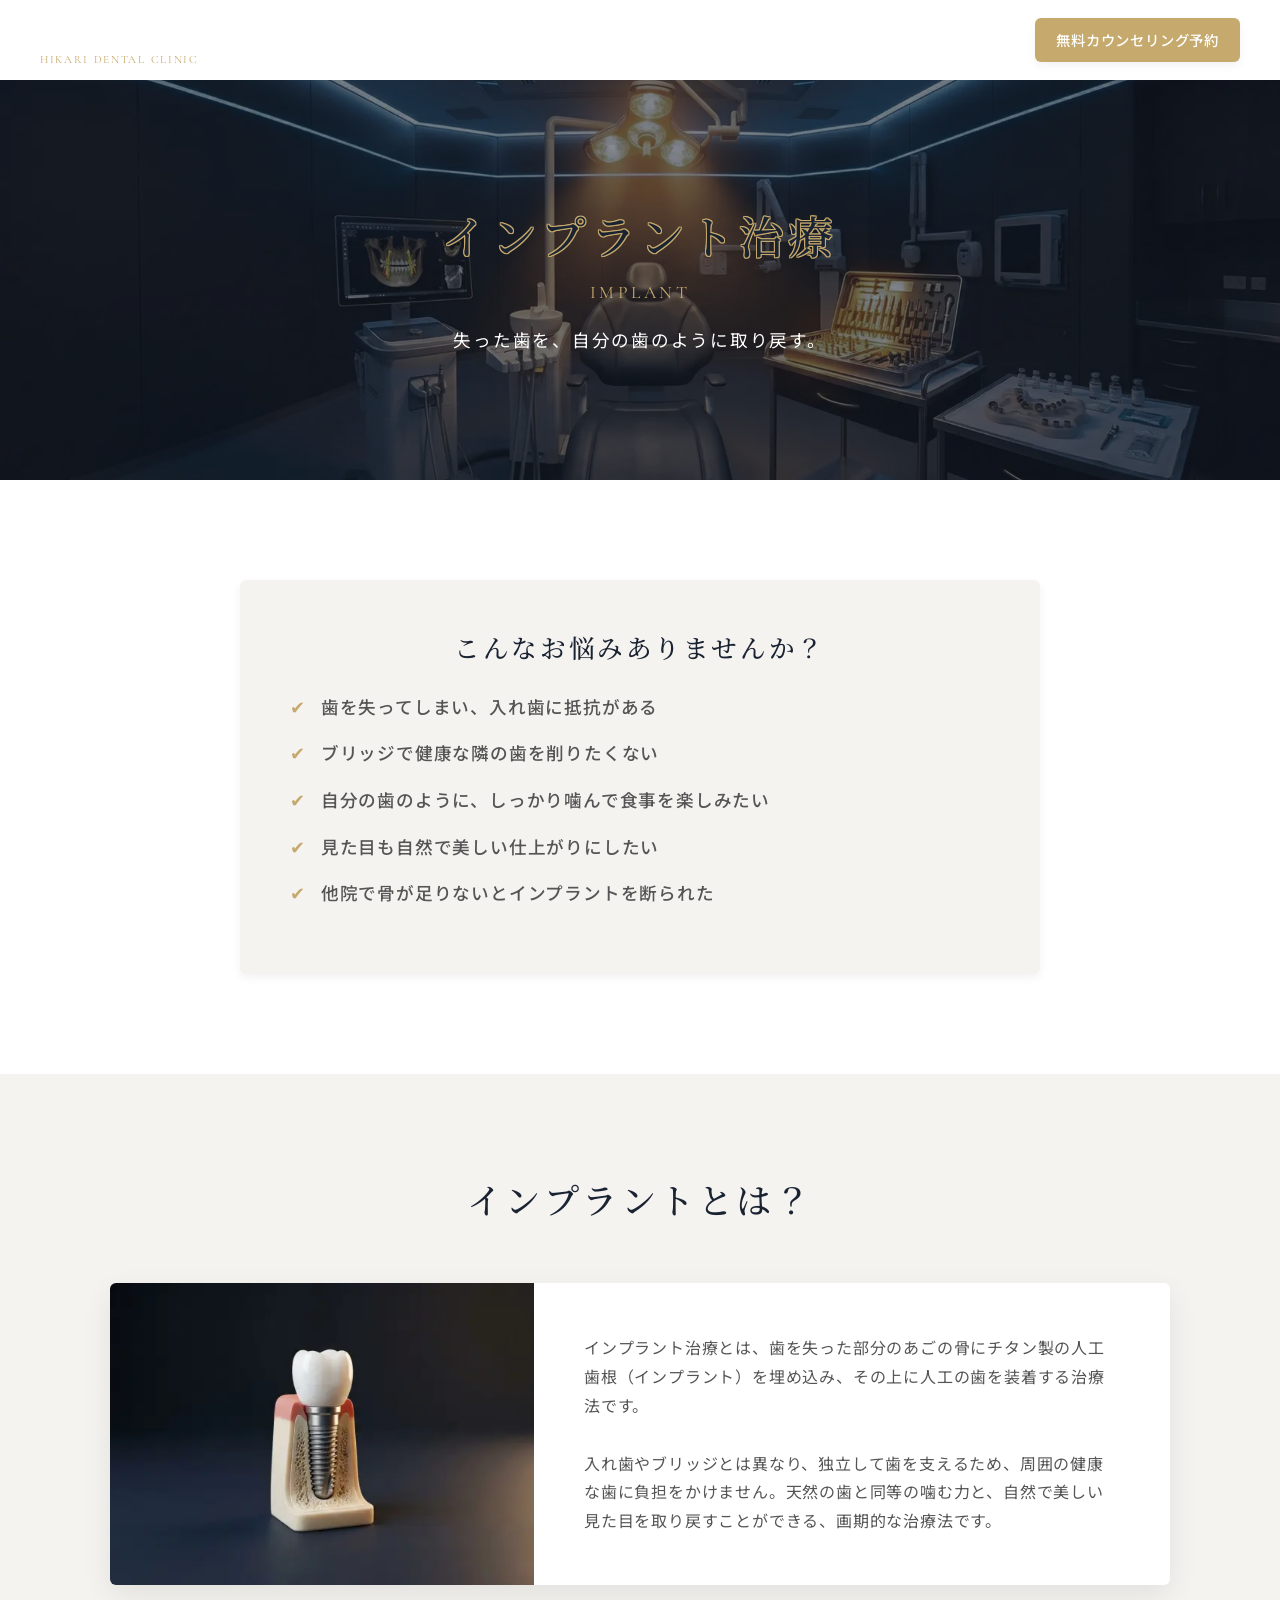
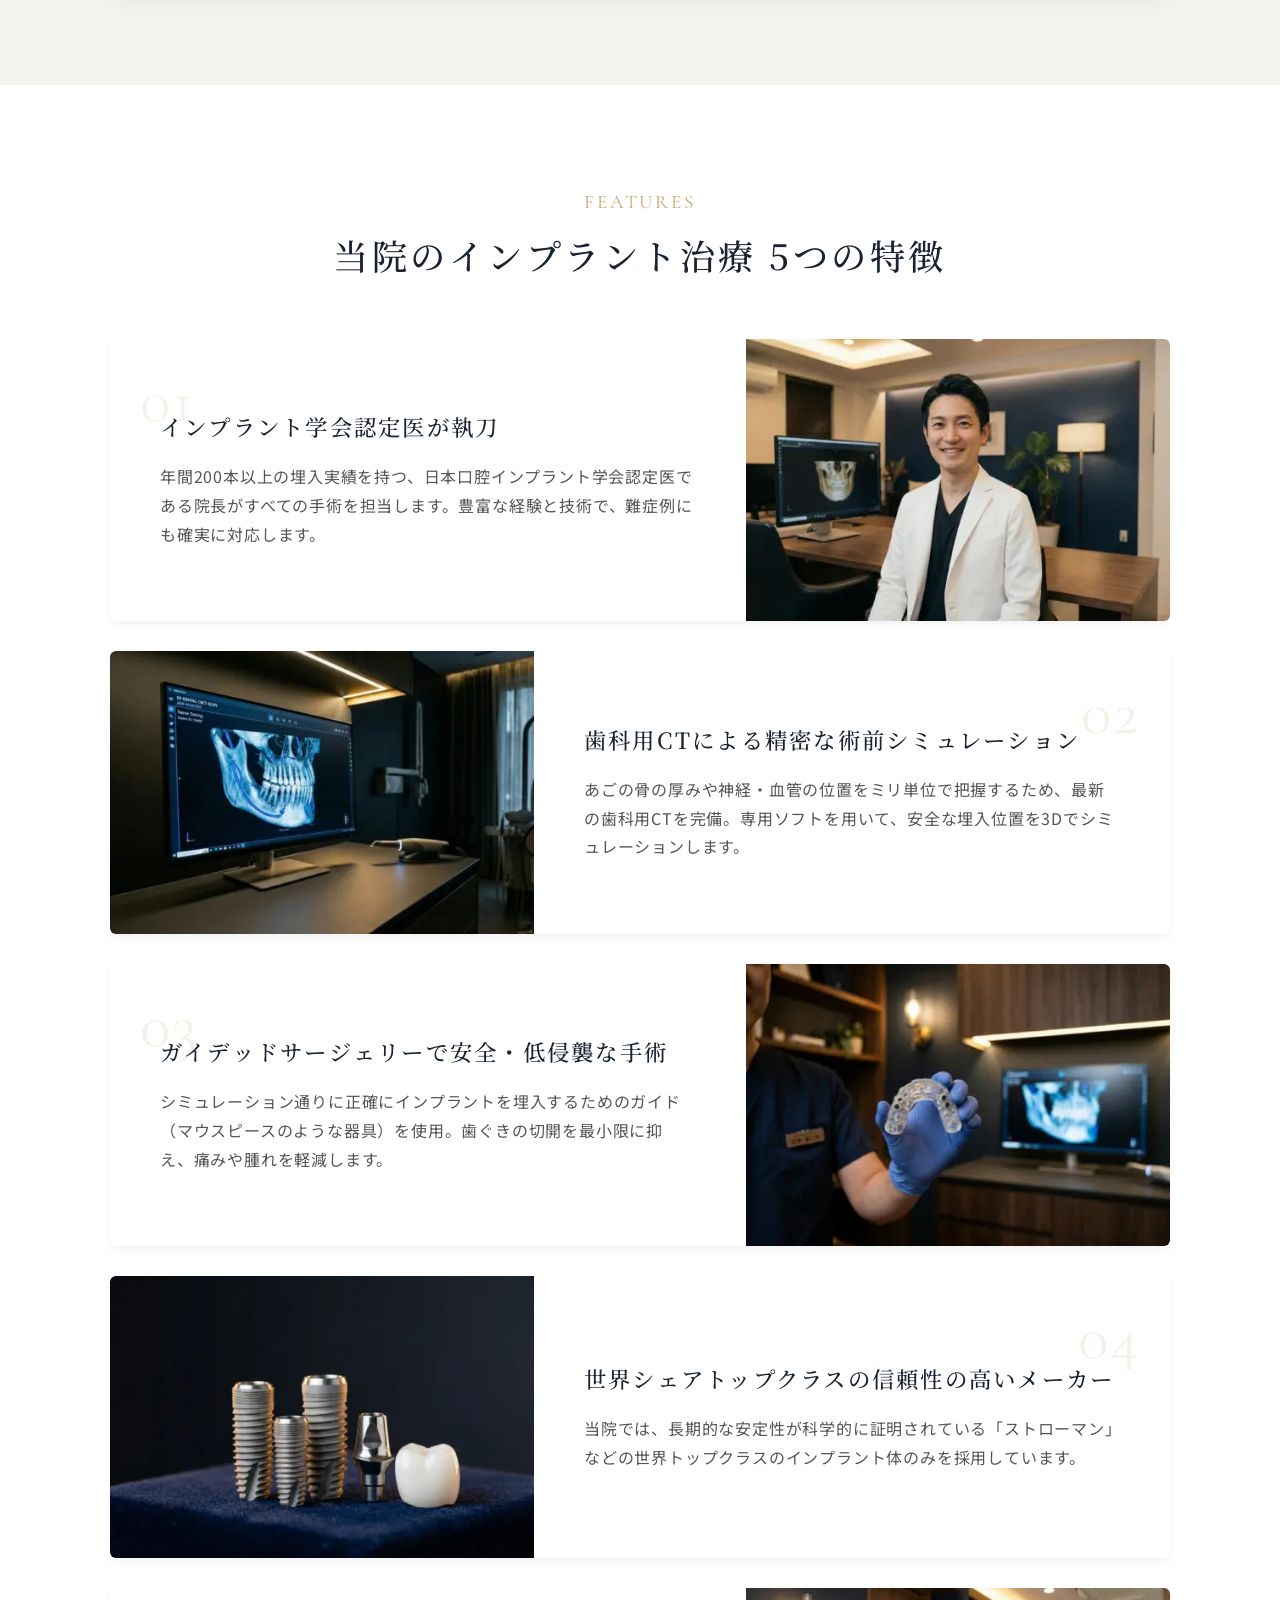
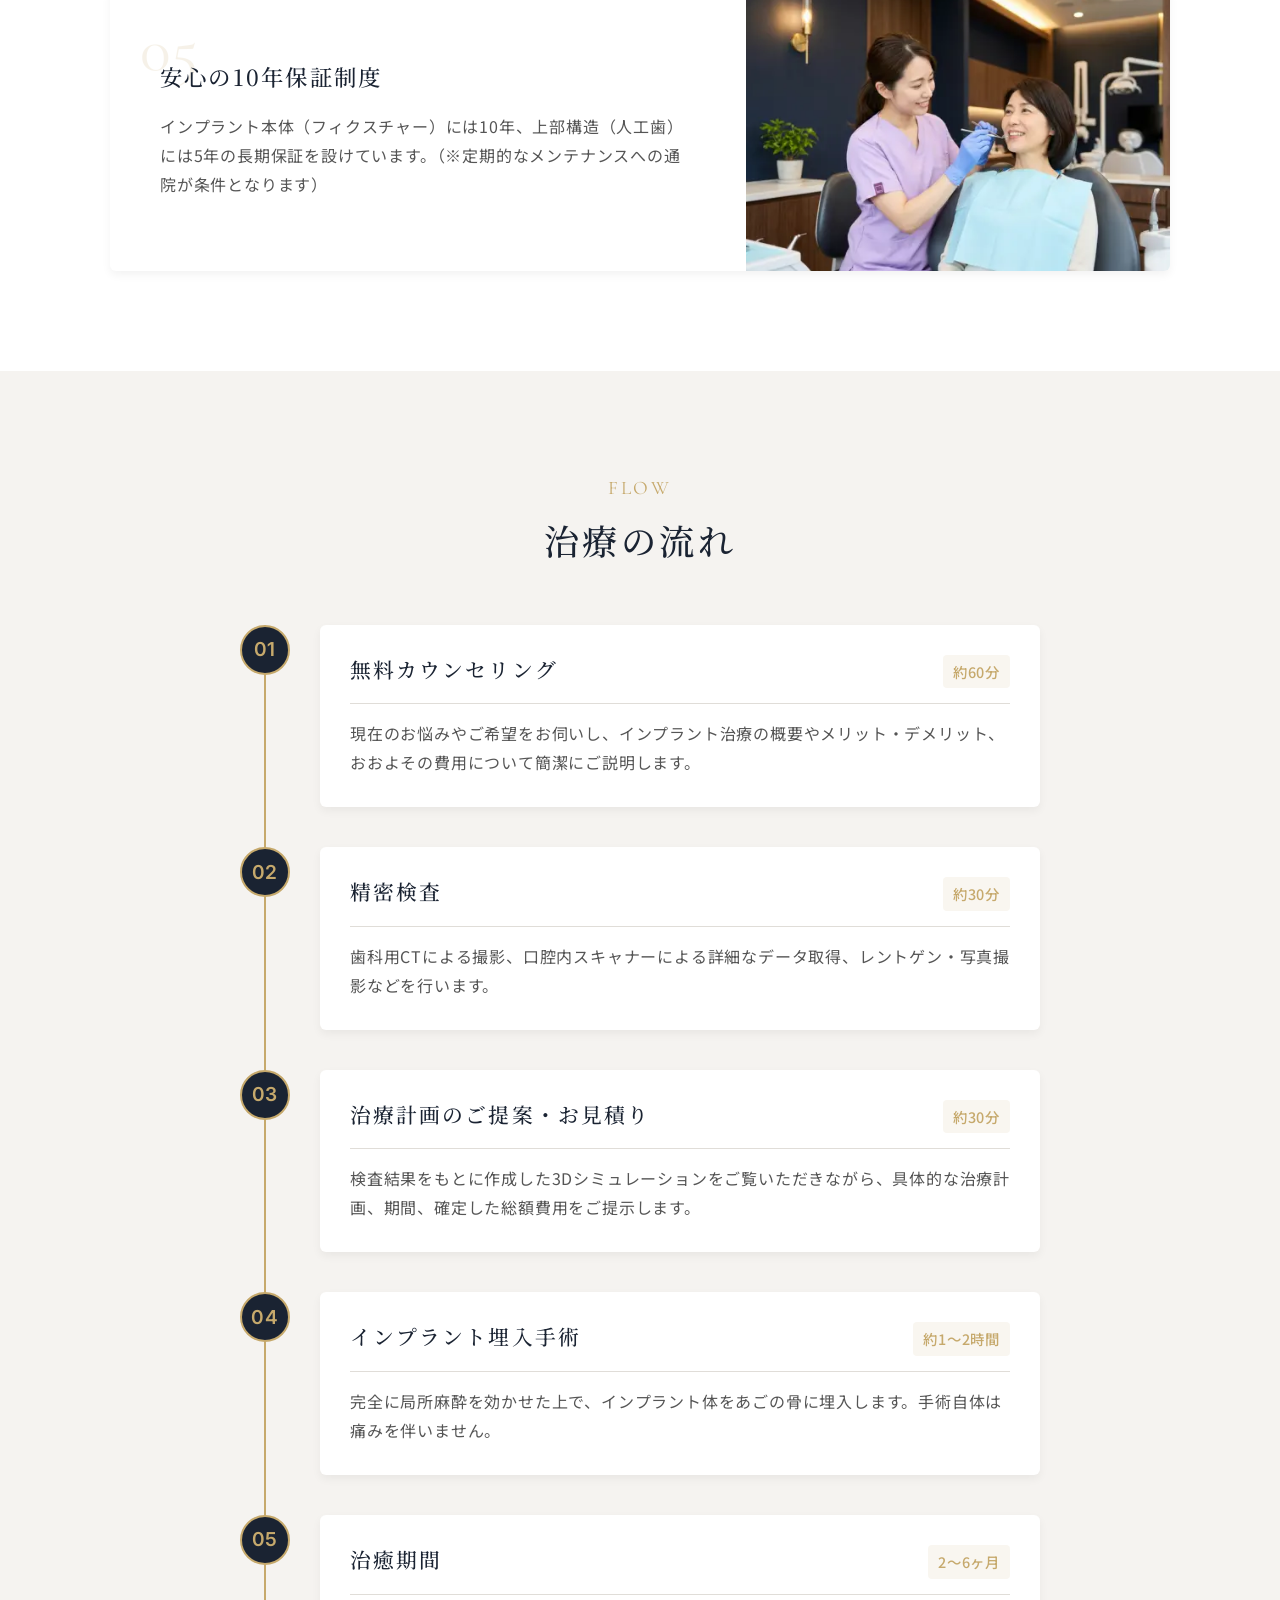
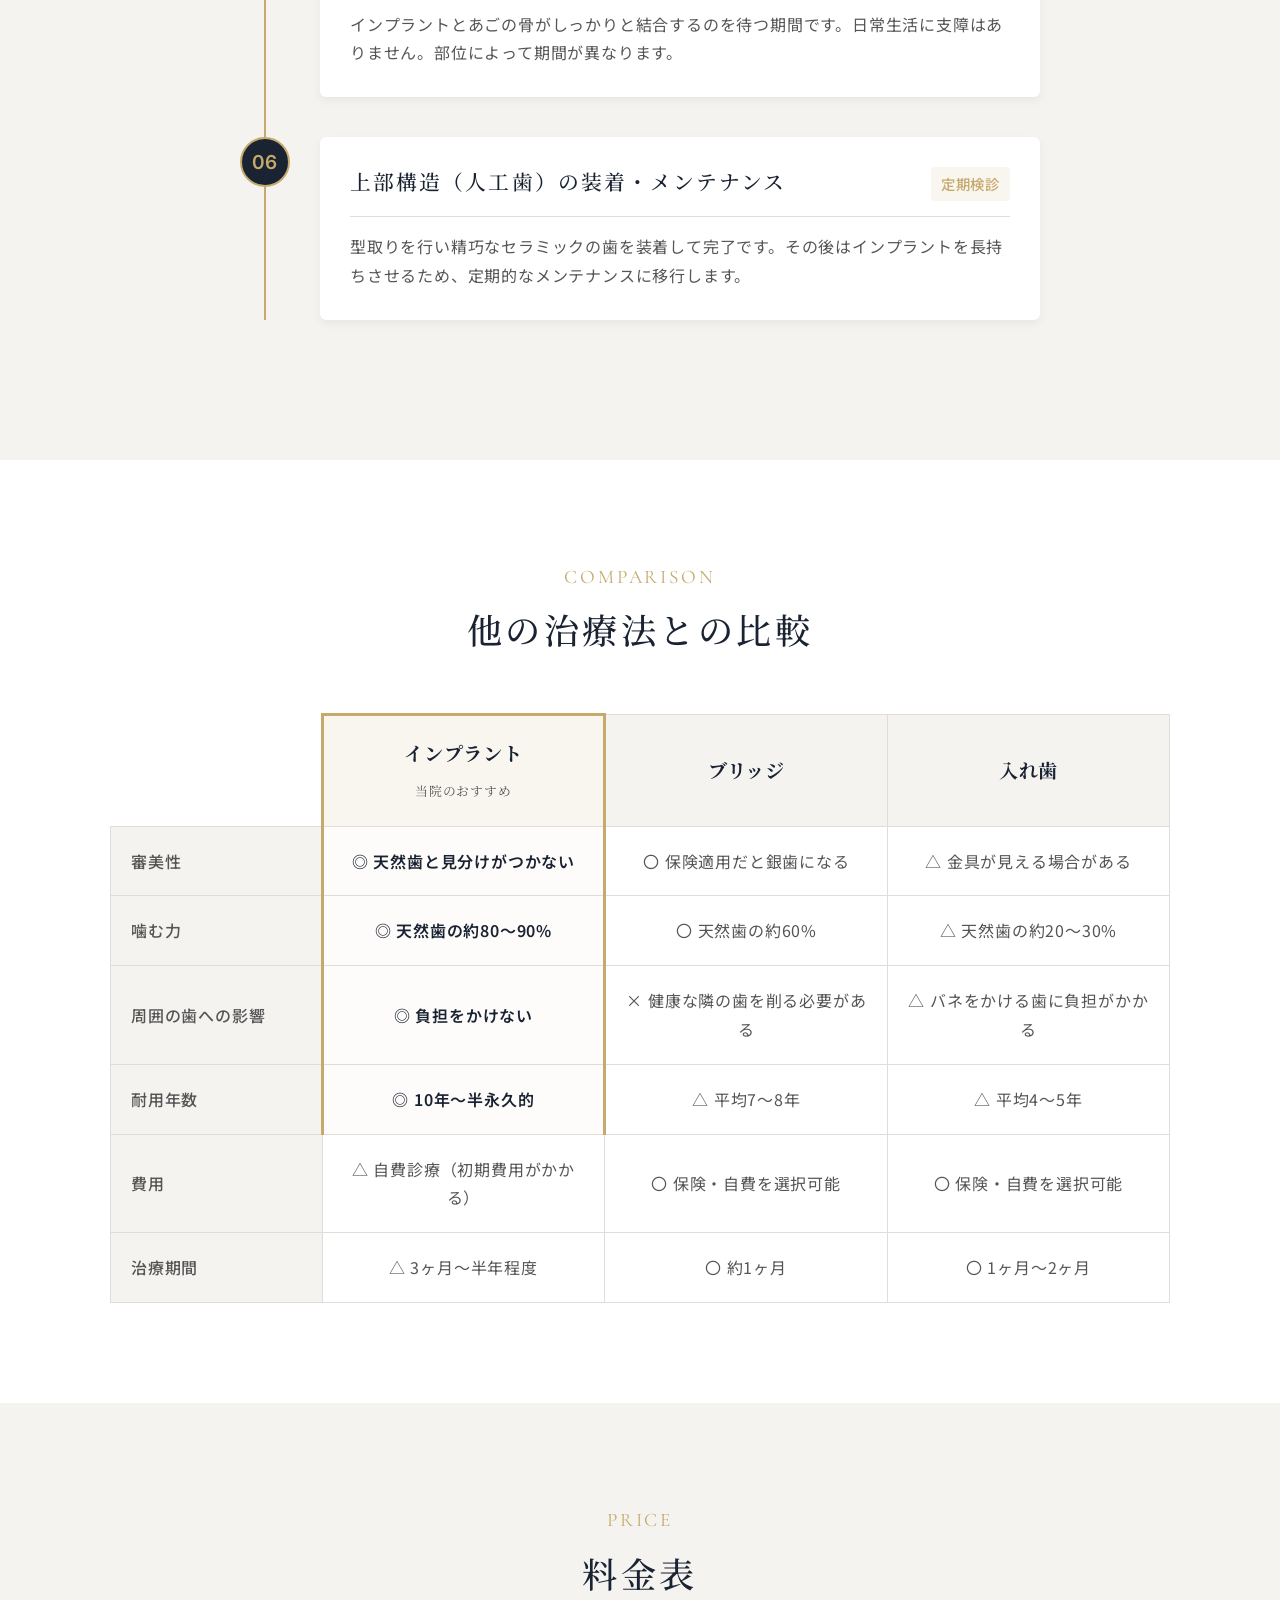
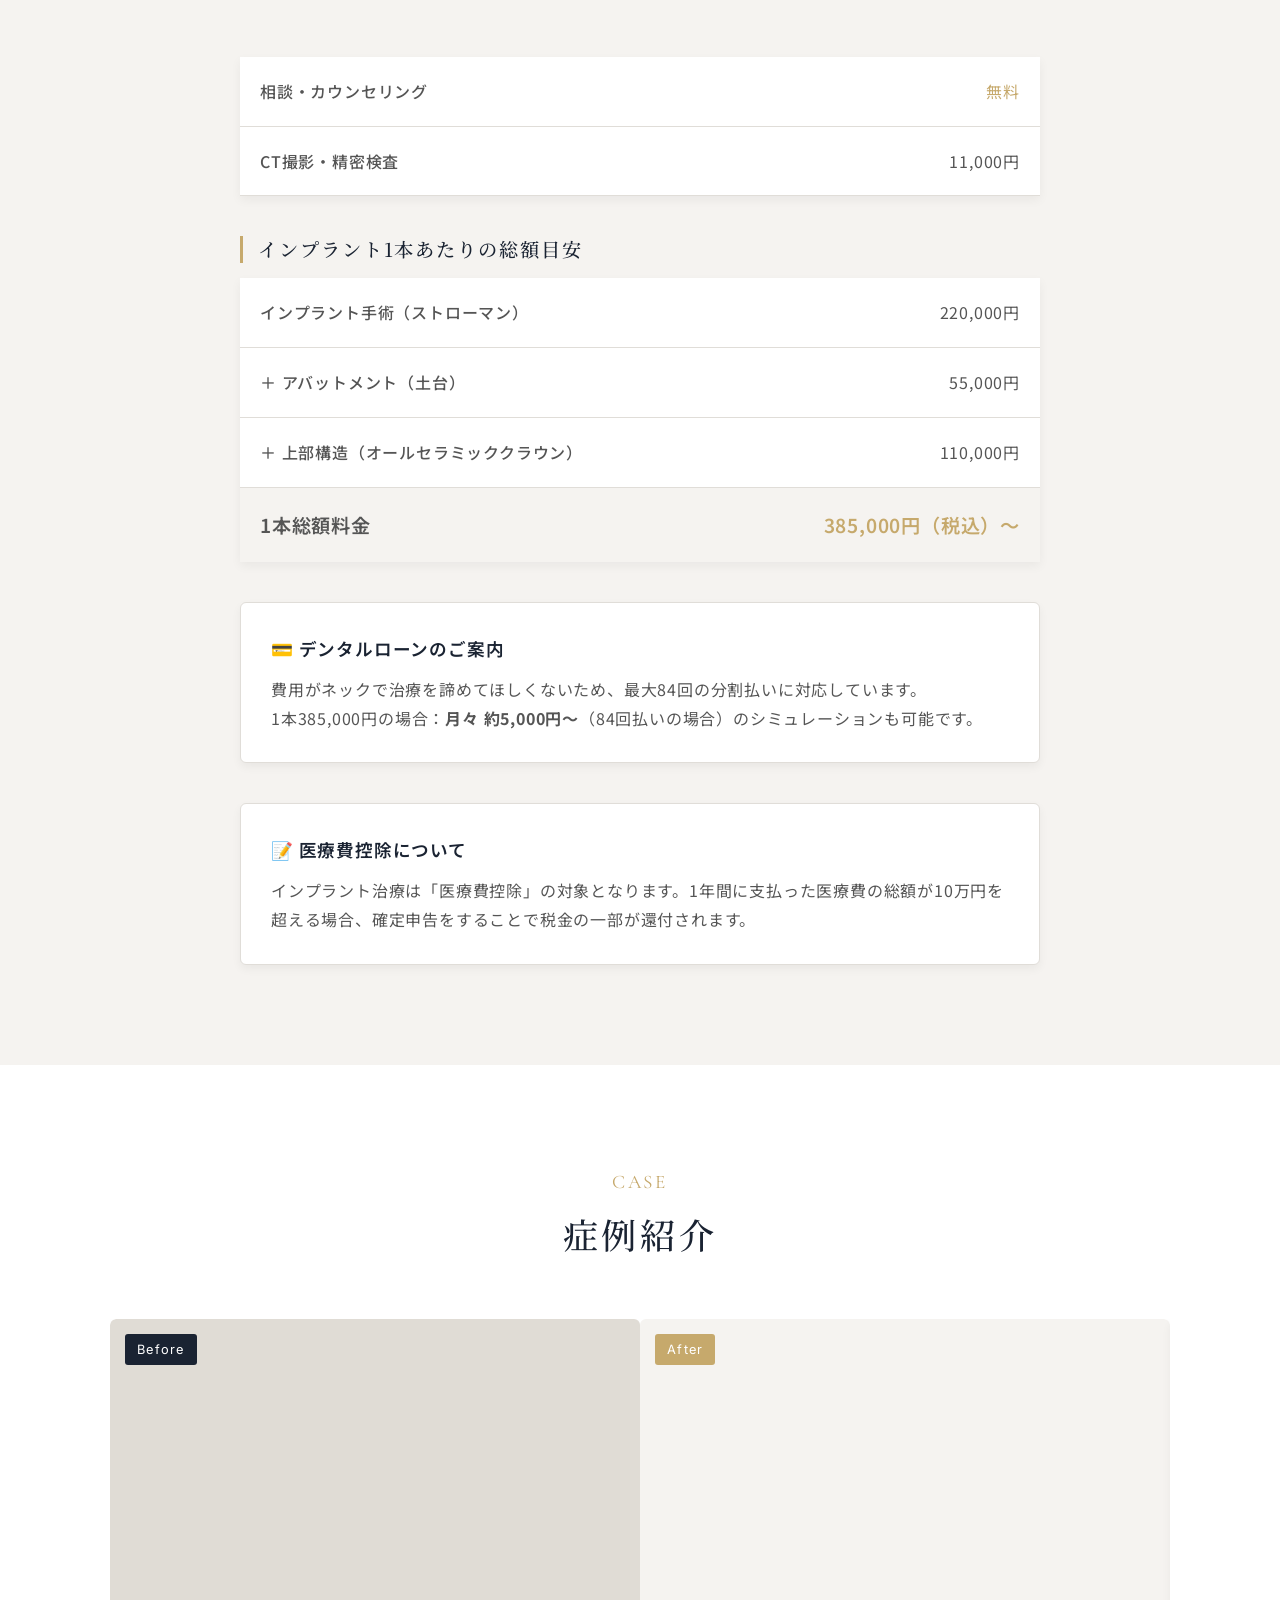
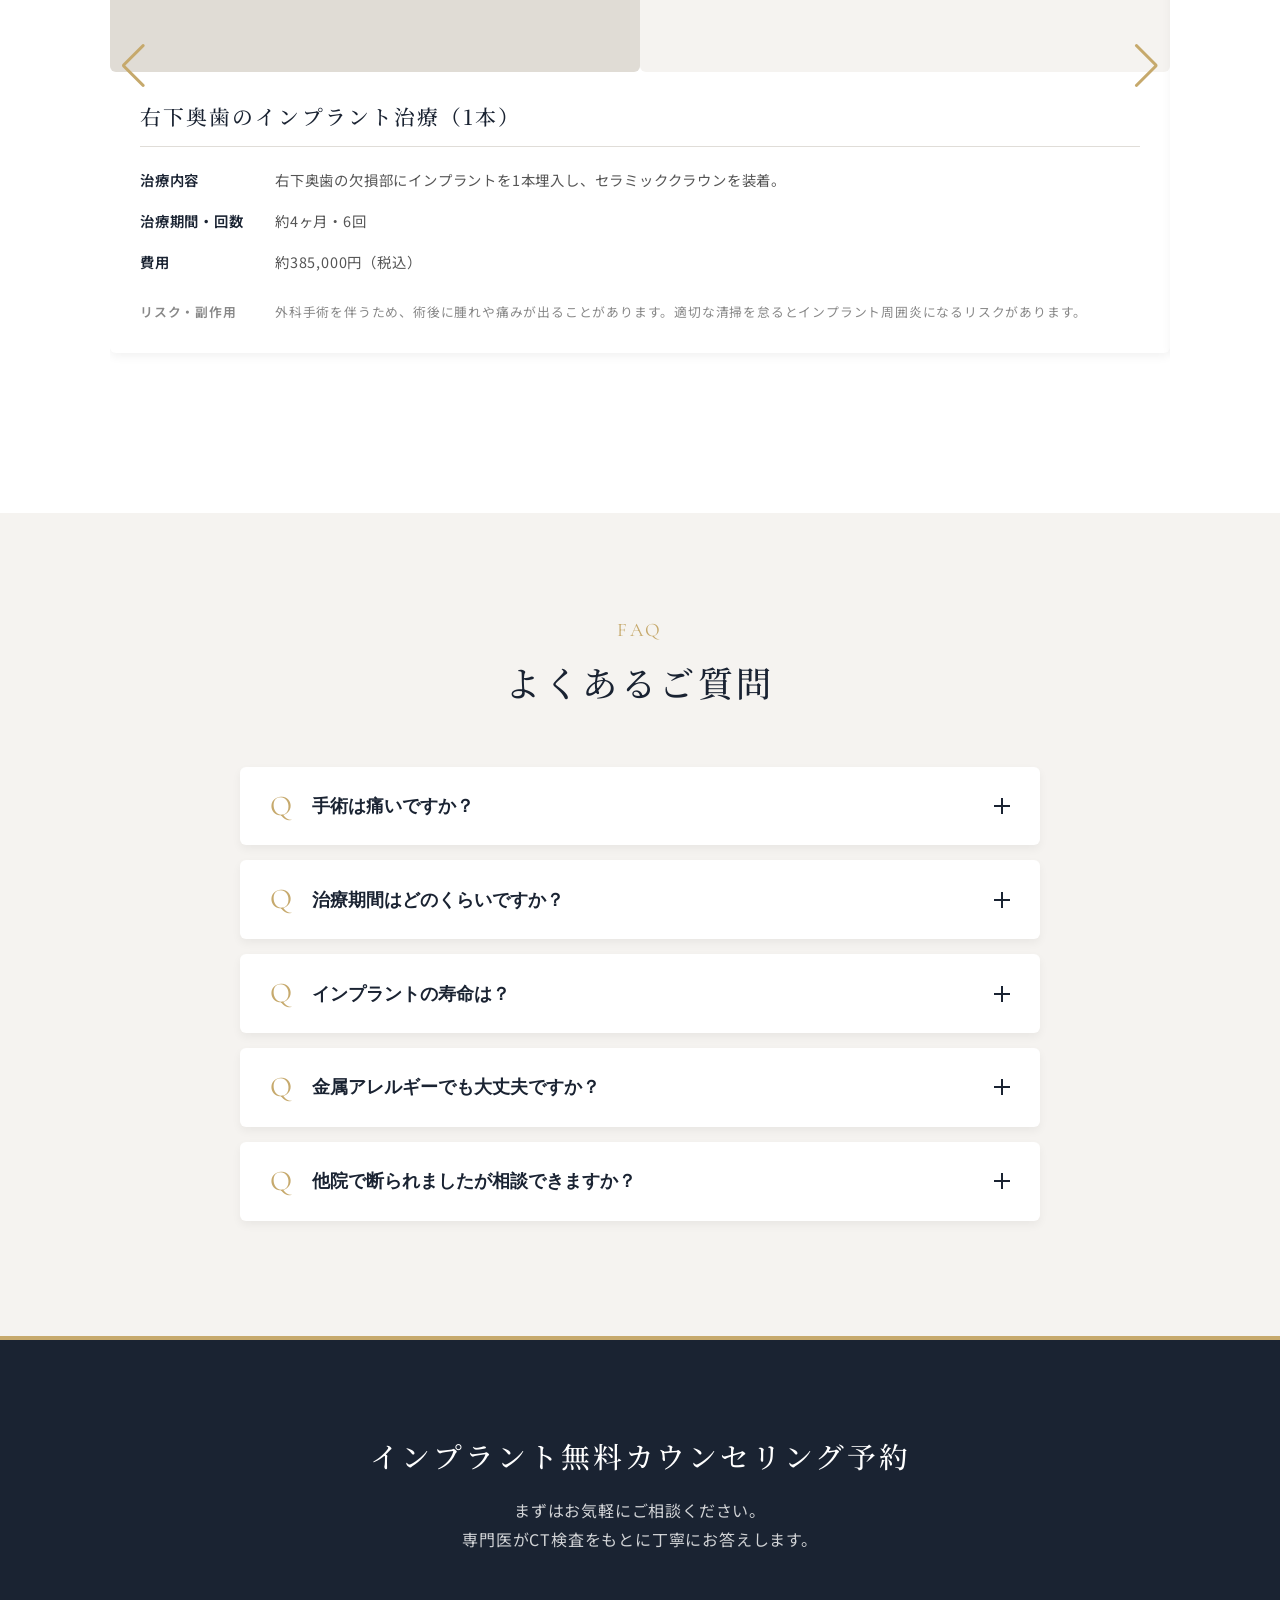
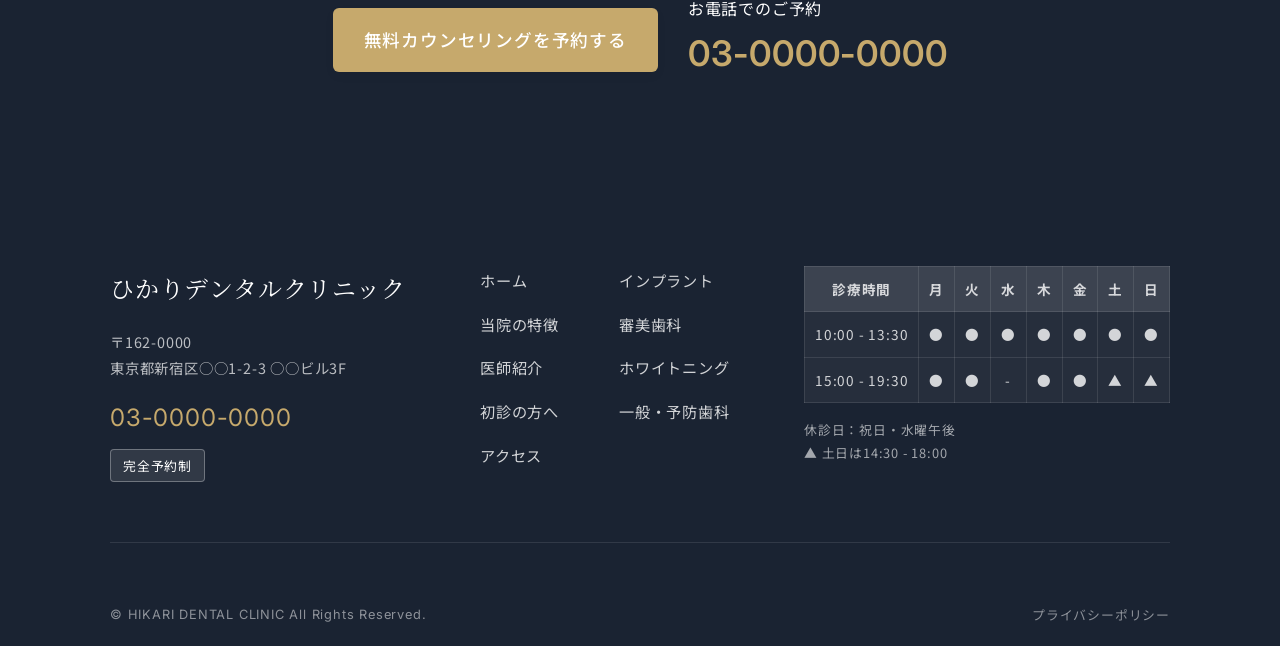
<file: implant.html>
<!DOCTYPE html>
<html lang="ja">

<head>
    <meta charset="UTF-8">
    <meta name="viewport" content="width=device-width, initial-scale=1.0">
    <title>インプラント治療｜ひかりデンタルクリニック</title>
    <meta name="description"
        content="ひかりデンタルクリニックのインプラント治療。年間200本以上の実績を持つ専門医が、CTやガイデッドサージェリーを用いた安全・確実な治療を提供します。安心の10年保証。">

    <link rel="preconnect" href="https://fonts.googleapis.com">
    <link rel="preconnect" href="https://fonts.gstatic.com" crossorigin>
    <link
        href="https://fonts.googleapis.com/css2?family=Cormorant+Garamond:wght@400;500;600&family=Inter:wght@400;500;600&family=Noto+Sans+JP:wght@400;500;600&family=Noto+Serif+JP:wght@400;500;600&display=swap"
        rel="stylesheet">
    <link rel="stylesheet" href="https://cdn.jsdelivr.net/npm/swiper@11/swiper-bundle.min.css" />
    <link rel="stylesheet" href="css/style_v2.css?v=20260302v9">
</head>

<body>

    <!-- Header (Common) -->
    <header class="l-header" id="header">
        <div class="l-header__inner">
            <a href="index.html" class="l-header__logo">
                ひかりデンタルクリニック
                <span>HIKARI DENTAL CLINIC</span>
            </a>
            <nav class="l-header__nav u-hidden-sp">
                <ul class="l-header__nav-list">
                    <li><a href="index.html" class="l-header__nav-link">ホーム</a></li>
                    <li><a href="about.html" class="l-header__nav-link">当院の特徴</a></li>
                    <li class="p-nav-dropdown">
                        <span class="l-header__nav-link p-nav-dropdown__trigger">診療案内▼</span>
                        <div class="p-nav-dropdown__menu">
                            <a href="implant.html" class="p-nav-dropdown__item">インプラント</a>
                            <a href="aesthetic.html" class="p-nav-dropdown__item">審美歯科</a>
                            <a href="whitening.html" class="p-nav-dropdown__item">ホワイトニング</a>
                            <a href="general.html" class="p-nav-dropdown__item">一般歯科・予防歯科</a>
                        </div>
                    </li>
                    <li><a href="staff.html" class="l-header__nav-link">医師紹介</a></li>
                    <li><a href="first-visit.html" class="l-header__nav-link">初診の方へ</a></li>
                    <li><a href="access.html" class="l-header__nav-link">アクセス</a></li>
                </ul>
                <a href="first-visit.html#reserve" class="c-btn c-btn--primary l-header__btn"
                    style="min-height: 44px; padding: 0 20px; font-size: 0.9rem;">無料カウンセリング予約</a>
            </nav>
            <button class="l-header__hamburger u-hidden-pc" aria-label="メニューを開く">
                <span></span><span></span><span></span>
            </button>
        </div>
    </header>

    <main>
        <!-- Page Hero -->
        <div class="p-page-hero">
            <img src="images/hero_implant.webp" alt="インプラント治療" width="1920" height="750" class="p-page-hero__bg"
                loading="lazy">
            <div class="p-page-hero__overlay"></div>
            <div class="p-page-hero__content l-container">
                <h1 class="p-page-hero__title">インプラント治療</h1>
                <p class="p-page-hero__sub font-en-serif">IMPLANT</p>
                <p style="margin-top: 15px; font-size: 1.1rem; letter-spacing: 0.1em;">失った歯を、自分の歯のように取り戻す。</p>
            </div>
        </div>

        <!-- Section 1 : Problems -->
        <section class="l-section p-problem">
            <div class="l-container">
                <div class="p-problem__box js-fade-up">
                    <h2 class="p-problem__title text-center">こんなお悩みありませんか？</h2>
                    <ul class="p-problem__list">
                        <li><span class="text-gold">✔</span> 歯を失ってしまい、入れ歯に抵抗がある</li>
                        <li><span class="text-gold">✔</span> ブリッジで健康な隣の歯を削りたくない</li>
                        <li><span class="text-gold">✔</span> 自分の歯のように、しっかり噛んで食事を楽しみたい</li>
                        <li><span class="text-gold">✔</span> 見た目も自然で美しい仕上がりにしたい</li>
                        <li><span class="text-gold">✔</span> 他院で骨が足りないとインプラントを断られた</li>
                    </ul>
                </div>
            </div>
        </section>

        <!-- Section 2 : What is Implant -->
        <section class="l-section l-section--bg p-whatis" id="whatis">
            <div class="l-container">
                <div class="c-section-title js-fade-up">
                    <h2 class="c-section-title__ja">インプラントとは？</h2>
                </div>
                <div class="p-whatis__inner js-fade-up">
                    <div class="p-whatis__img">
                        <img src="images/implant_whatis.webp" width="600" height="400" alt="インプラント図解イメージ"
                            loading="lazy">
                    </div>
                    <div class="p-whatis__text-wrap">
                        <p class="p-whatis__text">
                            インプラント治療とは、歯を失った部分のあごの骨にチタン製の人工歯根（インプラント）を埋め込み、その上に人工の歯を装着する治療法です。<br><br>入れ歯やブリッジとは異なり、独立して歯を支えるため、周囲の健康な歯に負担をかけません。天然の歯と同等の噛む力と、自然で美しい見た目を取り戻すことができる、画期的な治療法です。
                        </p>
                    </div>
                </div>
            </div>
        </section>

        <!-- Section 3 : Features -->
        <section class="l-section p-implant-feat">
            <div class="l-container">
                <div class="c-section-title js-fade-up">
                    <span class="c-section-title__en">FEATURES</span>
                    <h2 class="c-section-title__ja">当院のインプラント治療 5つの特徴</h2>
                </div>

                <div class="p-implant-feat__list">
                    <!-- Feat 1 -->
                    <div class="p-implant-feat__item js-fade-up">
                        <div class="p-implant-feat__content">
                            <span class="p-implant-feat__num font-en-serif">01</span>
                            <h3 class="p-implant-feat__title">インプラント学会認定医が執刀</h3>
                            <p class="p-implant-feat__text">
                                年間200本以上の埋入実績を持つ、日本口腔インプラント学会認定医である院長がすべての手術を担当します。豊富な経験と技術で、難症例にも確実に対応します。</p>
                        </div>
                        <div class="p-implant-feat__img">
                            <img src="images/implant_feature_01.webp" width="500" height="333" alt="認定医" loading="lazy">
                        </div>
                    </div>

                    <!-- Feat 2 -->
                    <div class="p-implant-feat__item p-implant-feat__item--reverse js-fade-up">
                        <div class="p-implant-feat__content">
                            <span class="p-implant-feat__num font-en-serif">02</span>
                            <h3 class="p-implant-feat__title">歯科用CTによる精密な術前シミュレーション</h3>
                            <p class="p-implant-feat__text">
                                あごの骨の厚みや神経・血管の位置をミリ単位で把握するため、最新の歯科用CTを完備。専用ソフトを用いて、安全な埋入位置を3Dでシミュレーションします。</p>
                        </div>
                        <div class="p-implant-feat__img">
                            <img src="images/implant_feature_02.webp" width="500" height="333" alt="歯科用CT"
                                loading="lazy">
                        </div>
                    </div>

                    <!-- Feat 3 -->
                    <div class="p-implant-feat__item js-fade-up">
                        <div class="p-implant-feat__content">
                            <span class="p-implant-feat__num font-en-serif">03</span>
                            <h3 class="p-implant-feat__title">ガイデッドサージェリーで安全・低侵襲な手術</h3>
                            <p class="p-implant-feat__text">
                                シミュレーション通りに正確にインプラントを埋入するためのガイド（マウスピースのような器具）を使用。歯ぐきの切開を最小限に抑え、痛みや腫れを軽減します。</p>
                        </div>
                        <div class="p-implant-feat__img">
                            <img src="images/implant_feature_03.webp" width="500" height="333" alt="ガイデッドサージェリー"
                                loading="lazy">
                        </div>
                    </div>

                    <!-- Feat 4 -->
                    <div class="p-implant-feat__item p-implant-feat__item--reverse js-fade-up">
                        <div class="p-implant-feat__content">
                            <span class="p-implant-feat__num font-en-serif">04</span>
                            <h3 class="p-implant-feat__title">世界シェアトップクラスの信頼性の高いメーカー</h3>
                            <p class="p-implant-feat__text">
                                当院では、長期的な安定性が科学的に証明されている「ストローマン」などの世界トップクラスのインプラント体のみを採用しています。</p>
                        </div>
                        <div class="p-implant-feat__img">
                            <img src="images/implant_feature_04.webp" width="500" height="333" alt="インプラントメーカー"
                                loading="lazy">
                        </div>
                    </div>

                    <!-- Feat 5 -->
                    <div class="p-implant-feat__item js-fade-up">
                        <div class="p-implant-feat__content">
                            <span class="p-implant-feat__num font-en-serif">05</span>
                            <h3 class="p-implant-feat__title">安心の10年保証制度</h3>
                            <p class="p-implant-feat__text">
                                インプラント本体（フィクスチャー）には10年、上部構造（人工歯）には5年の長期保証を設けています。（※定期的なメンテナンスへの通院が条件となります）</p>
                        </div>
                        <div class="p-implant-feat__img">
                            <img src="images/implant_feature_05.webp" width="500" height="333" alt="保証制度"
                                loading="lazy">
                        </div>
                    </div>
                </div>
            </div>
        </section>

        <!-- Section 4 : Flow -->
        <section class="l-section l-section--bg p-flow">
            <div class="l-container">
                <div class="c-section-title js-fade-up">
                    <span class="c-section-title__en">FLOW</span>
                    <h2 class="c-section-title__ja">治療の流れ</h2>
                </div>

                <div class="p-flow__timeline js-fade-up">
                    <!-- Step 1 -->
                    <div class="p-flow__step">
                        <div class="p-flow__node">
                            <span class="p-flow__num font-en-sans">01</span>
                        </div>
                        <div class="p-flow__content">
                            <div class="p-flow__header">
                                <h3 class="p-flow__title">無料カウンセリング</h3>
                                <span class="p-flow__time">約60分</span>
                            </div>
                            <p class="p-flow__text">現在のお悩みやご希望をお伺いし、インプラント治療の概要やメリット・デメリット、おおよその費用について簡潔にご説明します。</p>
                        </div>
                    </div>
                    <!-- Step 2 -->
                    <div class="p-flow__step">
                        <div class="p-flow__node">
                            <span class="p-flow__num font-en-sans">02</span>
                        </div>
                        <div class="p-flow__content">
                            <div class="p-flow__header">
                                <h3 class="p-flow__title">精密検査</h3>
                                <span class="p-flow__time">約30分</span>
                            </div>
                            <p class="p-flow__text">歯科用CTによる撮影、口腔内スキャナーによる詳細なデータ取得、レントゲン・写真撮影などを行います。</p>
                        </div>
                    </div>
                    <!-- Step 3 -->
                    <div class="p-flow__step">
                        <div class="p-flow__node">
                            <span class="p-flow__num font-en-sans">03</span>
                        </div>
                        <div class="p-flow__content">
                            <div class="p-flow__header">
                                <h3 class="p-flow__title">治療計画のご提案・お見積り</h3>
                                <span class="p-flow__time">約30分</span>
                            </div>
                            <p class="p-flow__text">検査結果をもとに作成した3Dシミュレーションをご覧いただきながら、具体的な治療計画、期間、確定した総額費用をご提示します。</p>
                        </div>
                    </div>
                    <!-- Step 4 -->
                    <div class="p-flow__step">
                        <div class="p-flow__node">
                            <span class="p-flow__num font-en-sans">04</span>
                        </div>
                        <div class="p-flow__content">
                            <div class="p-flow__header">
                                <h3 class="p-flow__title">インプラント埋入手術</h3>
                                <span class="p-flow__time">約1〜2時間</span>
                            </div>
                            <p class="p-flow__text">完全に局所麻酔を効かせた上で、インプラント体をあごの骨に埋入します。手術自体は痛みを伴いません。</p>
                        </div>
                    </div>
                    <!-- Step 5 -->
                    <div class="p-flow__step">
                        <div class="p-flow__node">
                            <span class="p-flow__num font-en-sans">05</span>
                        </div>
                        <div class="p-flow__content">
                            <div class="p-flow__header">
                                <h3 class="p-flow__title">治癒期間</h3>
                                <span class="p-flow__time">2〜6ヶ月</span>
                            </div>
                            <p class="p-flow__text">インプラントとあごの骨がしっかりと結合するのを待つ期間です。日常生活に支障はありません。部位によって期間が異なります。</p>
                        </div>
                    </div>
                    <!-- Step 6 -->
                    <div class="p-flow__step">
                        <div class="p-flow__node">
                            <span class="p-flow__num font-en-sans">06</span>
                        </div>
                        <div class="p-flow__content">
                            <div class="p-flow__header">
                                <h3 class="p-flow__title">上部構造（人工歯）の装着・メンテナンス</h3>
                                <span class="p-flow__time">定期検診</span>
                            </div>
                            <p class="p-flow__text">型取りを行い精巧なセラミックの歯を装着して完了です。その後はインプラントを長持ちさせるため、定期的なメンテナンスに移行します。</p>
                        </div>
                    </div>
                </div>
            </div>
        </section>

        <!-- Section 5 : Comparison -->
        <section class="l-section p-compare">
            <div class="l-container">
                <div class="c-section-title js-fade-up">
                    <span class="c-section-title__en">COMPARISON</span>
                    <h2 class="c-section-title__ja">他の治療法との比較</h2>
                </div>

                <div class="p-compare__table-wrap js-fade-up">
                    <table class="p-compare__table">
                        <thead>
                            <tr>
                                <th class="p-compare__th-empty"></th>
                                <th class="p-compare__th-main text-gold">インプラント<br><span
                                        style="font-size: 0.8rem; font-weight: normal; color: var(--color-text-body);">当院のおすすめ</span>
                                </th>
                                <th>ブリッジ</th>
                                <th>入れ歯</th>
                            </tr>
                        </thead>
                        <tbody>
                            <tr>
                                <th>審美性</th>
                                <td class="p-compare__best">◎ 天然歯と見分けがつかない</td>
                                <td>〇 保険適用だと銀歯になる</td>
                                <td>△ 金具が見える場合がある</td>
                            </tr>
                            <tr>
                                <th>噛む力</th>
                                <td class="p-compare__best">◎ 天然歯の約80〜90%</td>
                                <td>〇 天然歯の約60%</td>
                                <td>△ 天然歯の約20〜30%</td>
                            </tr>
                            <tr>
                                <th>周囲の歯への影響</th>
                                <td class="p-compare__best">◎ 負担をかけない</td>
                                <td>× 健康な隣の歯を削る必要がある</td>
                                <td>△ バネをかける歯に負担がかかる</td>
                            </tr>
                            <tr>
                                <th>耐用年数</th>
                                <td class="p-compare__best">◎ 10年〜半永久的</td>
                                <td>△ 平均7〜8年</td>
                                <td>△ 平均4〜5年</td>
                            </tr>
                            <tr>
                                <th>費用</th>
                                <td>△ 自費診療（初期費用がかかる）</td>
                                <td>〇 保険・自費を選択可能</td>
                                <td>〇 保険・自費を選択可能</td>
                            </tr>
                            <tr>
                                <th>治療期間</th>
                                <td>△ 3ヶ月〜半年程度</td>
                                <td>〇 約1ヶ月</td>
                                <td>〇 1ヶ月〜2ヶ月</td>
                            </tr>
                        </tbody>
                    </table>
                </div>
            </div>
        </section>

        <!-- Section 6 : Price -->
        <section class="l-section l-section--bg p-price">
            <div class="l-container">
                <div class="c-section-title js-fade-up">
                    <span class="c-section-title__en">PRICE</span>
                    <h2 class="c-section-title__ja">料金表</h2>
                </div>

                <div class="p-price__box js-fade-up">
                    <table class="p-price__table">
                        <tbody>
                            <tr>
                                <th>相談・カウンセリング</th>
                                <td class="text-gold font-weight-bold">無料</td>
                            </tr>
                            <tr>
                                <th>CT撮影・精密検査</th>
                                <td>11,000円</td>
                            </tr>
                        </tbody>
                    </table>

                    <h3 class="p-price__sub-title">インプラント1本あたりの総額目安</h3>
                    <table class="p-price__table">
                        <tbody>
                            <tr>
                                <th>インプラント手術（ストローマン）</th>
                                <td>220,000円</td>
                            </tr>
                            <tr>
                                <th>＋ アバットメント（土台）</th>
                                <td>55,000円</td>
                            </tr>
                            <tr>
                                <th>＋ 上部構造（オールセラミッククラウン）</th>
                                <td>110,000円</td>
                            </tr>
                            <tr class="p-price__total">
                                <th>1本総額料金</th>
                                <td class="text-gold">385,000円（税込）〜</td>
                            </tr>
                        </tbody>
                    </table>

                    <div class="p-price__loan">
                        <div class="p-price__loan-title">💳 デンタルローンのご案内</div>
                        <p class="p-price__loan-text">
                            費用がネックで治療を諦めてほしくないため、最大84回の分割払いに対応しています。<br>1本385,000円の場合：<strong>月々
                                約5,000円〜</strong>（84回払いの場合）のシミュレーションも可能です。</p>
                    </div>

                    <div class="p-price__tax">
                        <div class="p-price__tax-title">📝 医療費控除について</div>
                        <p class="p-price__tax-text">
                            インプラント治療は「医療費控除」の対象となります。1年間に支払った医療費の総額が10万円を超える場合、確定申告をすることで税金の一部が還付されます。</p>
                    </div>
                </div>
            </div>
        </section>

        <!-- Section 7 : Case (Include from Common styles) -->
        <section class="l-section p-case" id="case">
            <div class="l-container">
                <div class="c-section-title js-fade-up">
                    <span class="c-section-title__en">CASE</span>
                    <h2 class="c-section-title__ja">症例紹介</h2>
                </div>

                <div class="swiper p-case__slider js-fade-up">
                    <div class="swiper-wrapper">
                        <!-- Case 1 -->
                        <div class="swiper-slide p-case__slide">
                            <div class="p-case__images">
                                <div class="p-case__image">
                                    <span class="p-case__label">Before</span>
                                    <div
                                        style="width: 100%; aspect-ratio: 3/2; background-color: #e0dcd5; border-radius: var(--radius);">
                                    </div>
                                </div>
                                <div class="p-case__image">
                                    <span class="p-case__label p-case__label--after">After</span>
                                    <div
                                        style="width: 100%; aspect-ratio: 3/2; background-color: #f5f3f0; border-radius: var(--radius);">
                                    </div>
                                </div>
                            </div>
                            <div class="p-case__info">
                                <h3 class="p-case__title">右下奥歯のインプラント治療（1本）</h3>
                                <dl class="p-case__dl">
                                    <dt>治療内容</dt>
                                    <dd>右下奥歯の欠損部にインプラントを1本埋入し、セラミッククラウンを装着。</dd>
                                    <dt>治療期間・回数</dt>
                                    <dd>約4ヶ月・6回</dd>
                                    <dt>費用</dt>
                                    <dd>約385,000円（税込）</dd>
                                    <dt>リスク・副作用</dt>
                                    <dd>外科手術を伴うため、術後に腫れや痛みが出ることがあります。適切な清掃を怠るとインプラント周囲炎になるリスクがあります。</dd>
                                </dl>
                            </div>
                        </div>
                        <!-- Case 2 -->
                        <div class="swiper-slide p-case__slide">
                            <div class="p-case__images">
                                <div class="p-case__image">
                                    <span class="p-case__label">Before</span>
                                    <div
                                        style="width: 100%; aspect-ratio: 3/2; background-color: #e0dcd5; border-radius: var(--radius);">
                                    </div>
                                </div>
                                <div class="p-case__image">
                                    <span class="p-case__label p-case__label--after">After</span>
                                    <div
                                        style="width: 100%; aspect-ratio: 3/2; background-color: #f5f3f0; border-radius: var(--radius);">
                                    </div>
                                </div>
                            </div>
                            <div class="p-case__info">
                                <h3 class="p-case__title">前歯部の複数本インプラント</h3>
                                <dl class="p-case__dl">
                                    <dt>治療内容</dt>
                                    <dd>事故により失った前歯2本に対し、インプラントを埋入。審美性に優れた上部構造を装着。</dd>
                                    <dt>治療期間・回数</dt>
                                    <dd>約6ヶ月・8回</dd>
                                    <dt>費用</dt>
                                    <dd>約880,000円（税込）※2本・骨造成含む</dd>
                                    <dt>リスク・副作用</dt>
                                    <dd>骨の量が不足していたため骨造成（GBR）を併用。通常より治癒期間が長くなりました。術後の感染リスクがあります。</dd>
                                </dl>
                            </div>
                        </div>
                    </div>
                    <div class="swiper-pagination"></div>
                    <div class="swiper-button-prev"></div>
                    <div class="swiper-button-next"></div>
                </div>
            </div>
        </section>

        <!-- Section 8 : FAQ -->
        <section class="l-section l-section--bg p-faq">
            <div class="l-container">
                <div class="c-section-title js-fade-up">
                    <span class="c-section-title__en">FAQ</span>
                    <h2 class="c-section-title__ja">よくあるご質問</h2>
                </div>

                <div class="p-faq__list js-fade-up">
                    <div class="p-faq__item js-accordion">
                        <button class="p-faq__trigger js-accordion-trigger">
                            <span class="p-faq__q-icon">Q</span>
                            <span class="p-faq__q-text">手術は痛いですか？</span>
                            <span class="p-faq__arrow"></span>
                        </button>
                        <div class="p-faq__content js-accordion-content">
                            <p class="p-faq__a-text">
                                局所麻酔をしっかりと効かせてから行うため、手術中の痛みはほとんどありません。術後に麻酔が切れると多少の痛みや腫れが出ることがありますが、処方する鎮痛剤で抑えられる程度です。
                            </p>
                        </div>
                    </div>
                    <div class="p-faq__item js-accordion">
                        <button class="p-faq__trigger js-accordion-trigger">
                            <span class="p-faq__q-icon">Q</span>
                            <span class="p-faq__q-text">治療期間はどのくらいですか？</span>
                            <span class="p-faq__arrow"></span>
                        </button>
                        <div class="p-faq__content js-accordion-content">
                            <p class="p-faq__a-text">
                                インプラントがあごの骨に結合するまで待つ必要があるため、一般的には3ヶ月〜半年程度です。骨を造る手術を併用した場合は、もう少し期間がかかることがあります。</p>
                        </div>
                    </div>
                    <div class="p-faq__item js-accordion">
                        <button class="p-faq__trigger js-accordion-trigger">
                            <span class="p-faq__q-icon">Q</span>
                            <span class="p-faq__q-text">インプラントの寿命は？</span>
                            <span class="p-faq__arrow"></span>
                        </button>
                        <div class="p-faq__content js-accordion-content">
                            <p class="p-faq__a-text">
                                適切な定期メンテナンスと毎日の歯磨きを行っていれば、10年以上の残存率は95%以上といわれており、半永久的にお使いいただけることも多いです。当院では10年保証を設けております。
                            </p>
                        </div>
                    </div>
                    <div class="p-faq__item js-accordion">
                        <button class="p-faq__trigger js-accordion-trigger">
                            <span class="p-faq__q-icon">Q</span>
                            <span class="p-faq__q-text">金属アレルギーでも大丈夫ですか？</span>
                            <span class="p-faq__arrow"></span>
                        </button>
                        <div class="p-faq__content js-accordion-content">
                            <p class="p-faq__a-text">
                                インプラント体には、生体親和性が高く金属アレルギーを起こしにくい「チタン」が使用されています。そのため、金属アレルギーの方でも問題なく治療を受けられるケースがほとんどです。
                            </p>
                        </div>
                    </div>
                    <div class="p-faq__item js-accordion">
                        <button class="p-faq__trigger js-accordion-trigger">
                            <span class="p-faq__q-icon">Q</span>
                            <span class="p-faq__q-text">他院で断られましたが相談できますか？</span>
                            <span class="p-faq__arrow"></span>
                        </button>
                        <div class="p-faq__content js-accordion-content">
                            <p class="p-faq__a-text">
                                はい、ご相談可能です。「骨が足りない」と断られたケースでも、骨造成（GBR、サイナスリフト等）の技術によりインプラントが可能になる場合があります。セカンドオピニオンとしてもお気軽にご来院ください。
                            </p>
                        </div>
                    </div>
                </div>
            </div>
        </section>

        <!-- Footer CTA -->
        <section class="p-cta l-section">
            <div class="l-container text-center js-fade-up">
                <h2 class="p-cta__title" style="font-size: 1.8rem;">インプラント無料カウンセリング予約</h2>
                <p class="p-cta__desc">まずはお気軽にご相談ください。<br>専門医がCT検査をもとに丁寧にお答えします。</p>
                <div class="p-cta__action">
                    <a href="first-visit.html#reserve" class="c-btn c-btn--primary p-cta__btn">無料カウンセリングを予約する</a>
                    <div class="p-cta__tel u-hidden-sp">
                        <p>お電話でのご予約</p>
                        <a href="tel:03-0000-0000" class="p-cta__tel-num font-en-sans">03-0000-0000</a>
                    </div>
                </div>
            </div>
        </section>

    </main>

    <!-- Footer (Common) -->
    <footer class="l-footer">
        <div class="l-container">
            <div class="l-footer__inner">
                <div class="l-footer__info">
                    <a href="index.html" class="l-footer__logo">ひかりデンタルクリニック</a>
                    <p class="l-footer__address">〒162-0000<br>東京都新宿区○○1-2-3 ○○ビル3F</p>
                    <p class="l-footer__tel font-en-sans">03-0000-0000</p>
                    <span class="l-footer__badge">完全予約制</span>
                </div>

                <div class="l-footer__nav">
                    <ul class="l-footer__nav-list">
                        <li><a href="index.html">ホーム</a></li>
                        <li><a href="about.html">当院の特徴</a></li>
                        <li><a href="staff.html">医師紹介</a></li>
                        <li><a href="first-visit.html">初診の方へ</a></li>
                        <li><a href="access.html">アクセス</a></li>
                    </ul>
                    <ul class="l-footer__nav-list">
                        <li><a href="implant.html">インプラント</a></li>
                        <li><a href="aesthetic.html">審美歯科</a></li>
                        <li><a href="whitening.html">ホワイトニング</a></li>
                        <li><a href="general.html">一般・予防歯科</a></li>
                    </ul>
                </div>

                <div class="l-footer__time">
                    <table class="l-footer__time-table">
                        <thead>
                            <tr>
                                <th>診療時間</th>
                                <th>月</th>
                                <th>火</th>
                                <th>水</th>
                                <th>木</th>
                                <th>金</th>
                                <th>土</th>
                                <th>日</th>
                            </tr>
                        </thead>
                        <tbody>
                            <tr>
                                <td>10:00 - 13:30</td>
                                <td>●</td>
                                <td>●</td>
                                <td>●</td>
                                <td>●</td>
                                <td>●</td>
                                <td>●</td>
                                <td>●</td>
                            </tr>
                            <tr>
                                <td>15:00 - 19:30</td>
                                <td>●</td>
                                <td>●</td>
                                <td>-</td>
                                <td>●</td>
                                <td>●</td>
                                <td>▲</td>
                                <td>▲</td>
                            </tr>
                        </tbody>
                    </table>
                    <p class="l-footer__time-note">休診日：祝日・水曜午後<br>▲ 土日は14:30 - 18:00</p>
                </div>
            </div>

            <div class="l-footer__bottom">
                <p class="l-footer__copy font-en-sans">&copy; HIKARI DENTAL CLINIC All Rights Reserved.</p>
                <a href="#" class="l-footer__policy">プライバシーポリシー</a>
            </div>
        </div>
    </footer>

    <!-- Floating SP Banner -->
    <div class="p-float-banner u-hidden-pc">
        <a href="tel:03-0000-0000" class="p-float-banner__btn p-float-banner__btn--tel">
            <span>📞</span> 電話予約
        </a>
        <a href="first-visit.html#reserve" class="p-float-banner__btn p-float-banner__btn--reserve">
            <span>📅</span> 無料相談予約
        </a>
    </div>

    <script src="https://cdn.jsdelivr.net/npm/swiper@11/swiper-bundle.min.css"></script>
    <!-- SP Drawer Menu -->
    <div class="p-sp-nav u-hidden-pc">
        <div class="p-sp-nav__inner">
            <ul class="p-sp-nav__list">
                <li><a href="index.html">ホーム</a></li>
                <li><a href="about.html">当院の特徴</a></li>
                <li><a href="implant.html">インプラント</a></li>
                <li><a href="aesthetic.html">審美歯科</a></li>
                <li><a href="whitening.html">ホワイトニング</a></li>
                <li><a href="general.html">一般歯科・予防歯科</a></li>
                <li><a href="staff.html">医師紹介</a></li>
                <li><a href="first-visit.html">初診の方へ</a></li>
                <li><a href="access.html">アクセス</a></li>
            </ul>
            <div class="p-sp-nav__btn">
                <a href="first-visit.html#reserve" class="c-btn c-btn--primary" style="width: 100%;">無料カウンセリング予約</a>
            </div>
        </div>
    </div>

    <script src="js/main.js"></script>
</body>

</html>
</file>
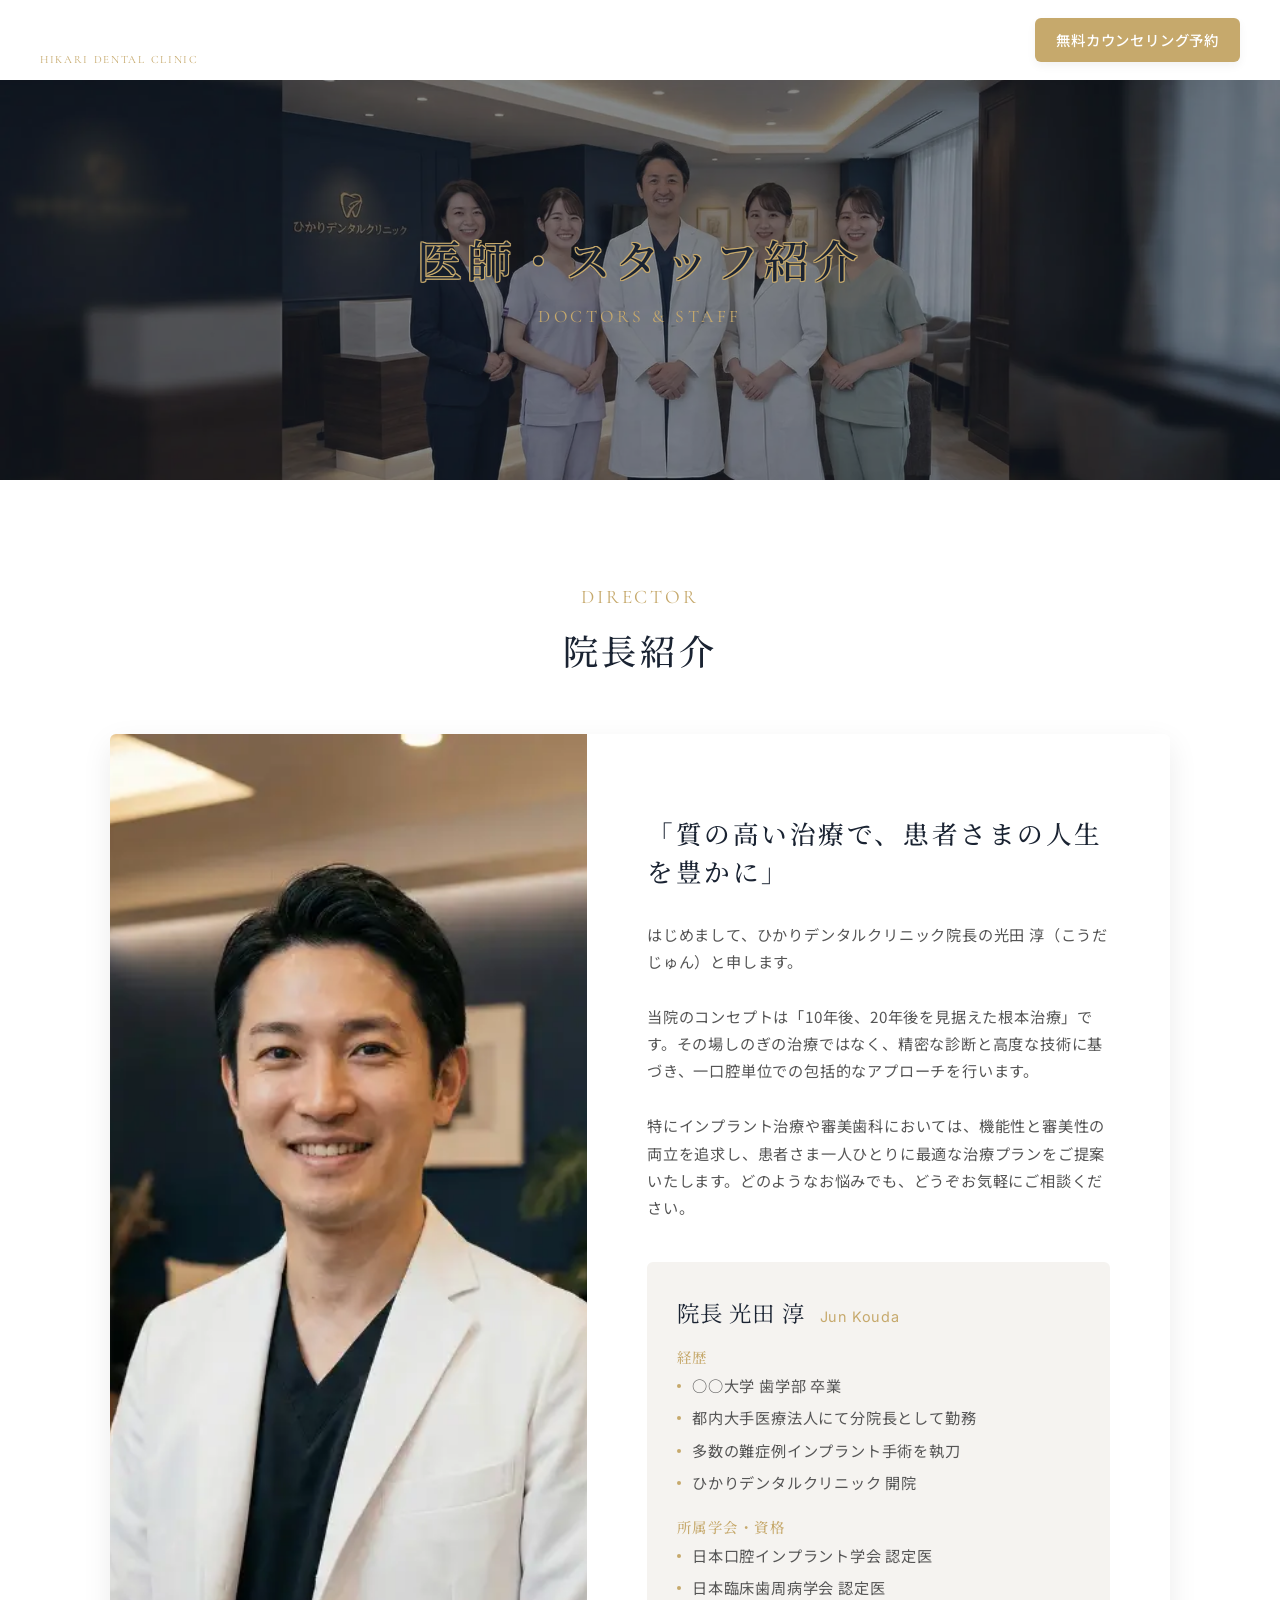
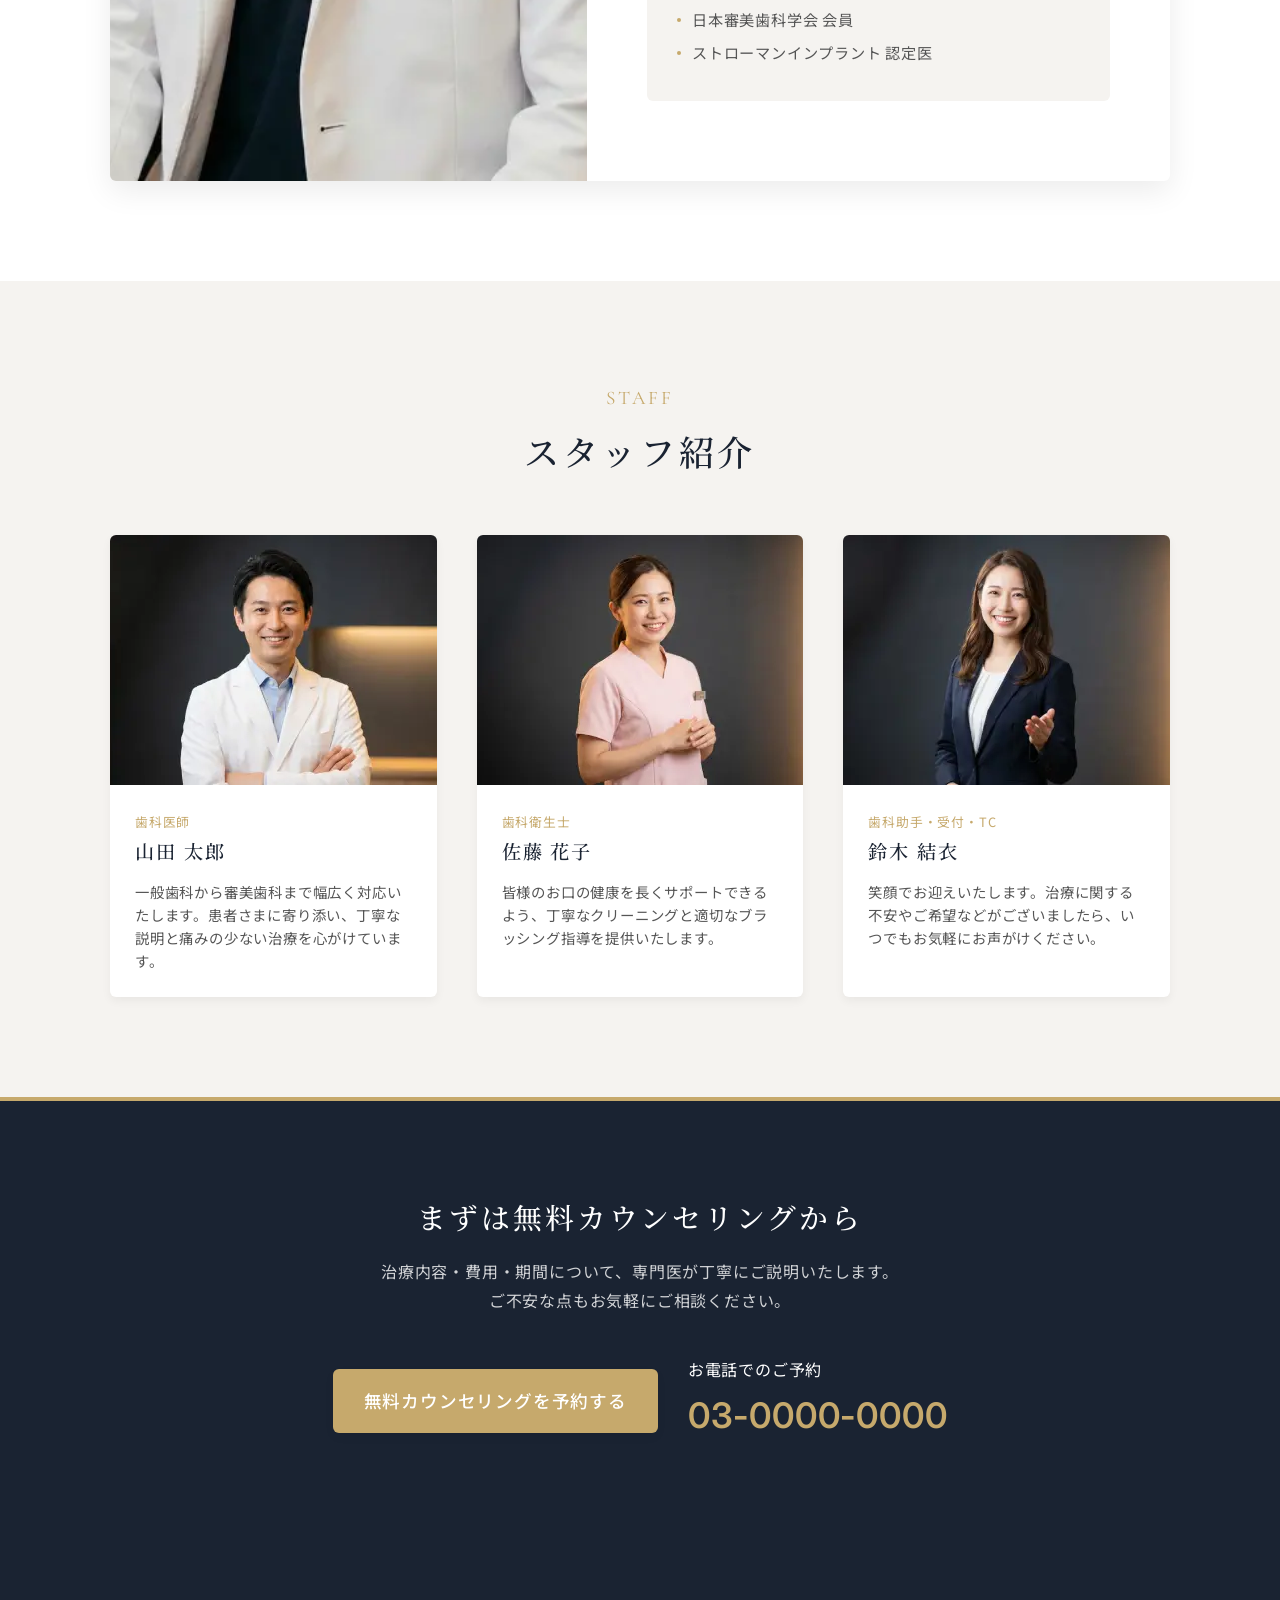
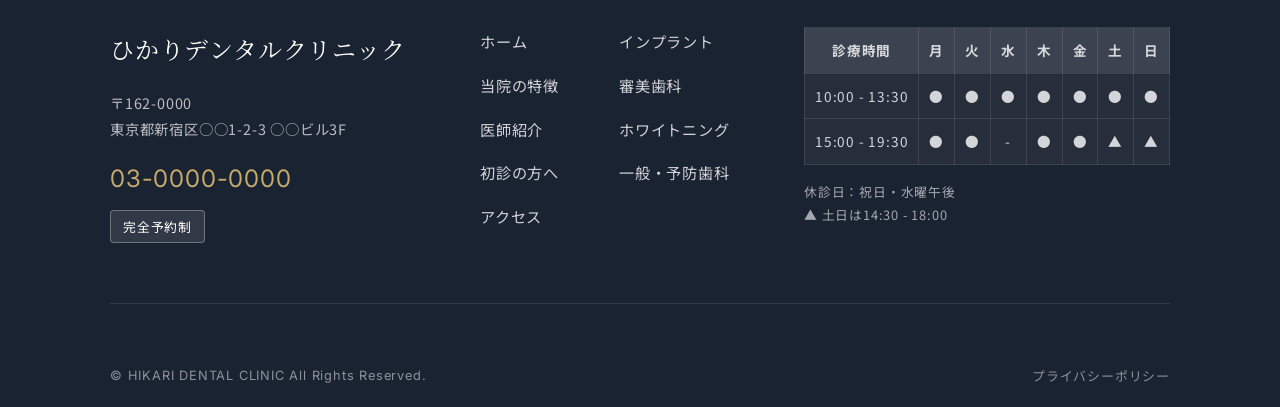
<file: staff.html>
<!DOCTYPE html>
<html lang="ja">

<head>
    <meta charset="UTF-8">
    <meta name="viewport" content="width=device-width, initial-scale=1.0">
    <title>医師・スタッフ紹介｜ひかりデンタルクリニック</title>
    <meta name="description" content="ひかりデンタルクリニックの医師・スタッフ紹介。日本口腔インプラント学会認定医の院長をはじめ、専門性の高いスタッフが患者さまの健康をサポートします。">

    <link rel="preconnect" href="https://fonts.googleapis.com">
    <link rel="preconnect" href="https://fonts.gstatic.com" crossorigin>
    <link
        href="https://fonts.googleapis.com/css2?family=Cormorant+Garamond:wght@400;500;600&family=Inter:wght@400;500;600&family=Noto+Sans+JP:wght@400;500;600&family=Noto+Serif+JP:wght@400;500;600&display=swap"
        rel="stylesheet">
    <link rel="stylesheet" href="css/style_v2.css?v=20260302v9">
</head>

<body>

    <!-- Header (Common) -->
    <header class="l-header" id="header">
        <div class="l-header__inner">
            <a href="index.html" class="l-header__logo">
                ひかりデンタルクリニック
                <span>HIKARI DENTAL CLINIC</span>
            </a>
            <nav class="l-header__nav u-hidden-sp">
                <ul class="l-header__nav-list">
                    <li><a href="index.html" class="l-header__nav-link">ホーム</a></li>
                    <li><a href="about.html" class="l-header__nav-link">当院の特徴</a></li>
                    <li class="p-nav-dropdown">
                        <span class="l-header__nav-link p-nav-dropdown__trigger">診療案内▼</span>
                        <div class="p-nav-dropdown__menu">
                            <a href="implant.html" class="p-nav-dropdown__item">インプラント</a>
                            <a href="aesthetic.html" class="p-nav-dropdown__item">審美歯科</a>
                            <a href="whitening.html" class="p-nav-dropdown__item">ホワイトニング</a>
                            <a href="general.html" class="p-nav-dropdown__item">一般歯科・予防歯科</a>
                        </div>
                    </li>
                    <li><a href="staff.html" class="l-header__nav-link">医師紹介</a></li>
                    <li><a href="first-visit.html" class="l-header__nav-link">初診の方へ</a></li>
                    <li><a href="access.html" class="l-header__nav-link">アクセス</a></li>
                </ul>
                <a href="first-visit.html#reserve" class="c-btn c-btn--primary l-header__btn"
                    style="min-height: 44px; padding: 0 20px; font-size: 0.9rem;">無料カウンセリング予約</a>
            </nav>
            <button class="l-header__hamburger u-hidden-pc" aria-label="メニューを開く">
                <span></span><span></span><span></span>
            </button>
        </div>
    </header>

    <main>
        <!-- Page Hero -->
        <div class="p-page-hero">
            <img src="images/hero_staff.webp" alt="医師・スタッフ紹介" width="1920" height="650" class="p-page-hero__bg"
                loading="lazy">
            <div class="p-page-hero__overlay"></div>
            <div class="p-page-hero__content l-container">
                <h1 class="p-page-hero__title">医師・スタッフ紹介</h1>
                <p class="p-page-hero__sub font-en-serif">DOCTORS & STAFF</p>
            </div>
        </div>

        <!-- Section 1 : Director -->
        <section class="l-section p-director">
            <div class="l-container">
                <div class="c-section-title js-fade-up">
                    <span class="c-section-title__en">DIRECTOR</span>
                    <h2 class="c-section-title__ja">院長紹介</h2>
                </div>

                <div class="p-message__inner js-fade-up">
                    <div class="p-message__img">
                        <img src="images/staff_rep.webp" alt="院長 光田 淳"
                            onerror="this.src='https://images.unsplash.com/photo-1622253692010-333f2da6031d?auto=format&fit=crop&q=80&w=600'">
                    </div>
                    <div class="p-message__content">
                        <h3 class="p-message__title" style="font-size: 1.6rem;">「質の高い治療で、患者さまの人生を豊かに」</h3>
                        <p class="p-message__text" style="font-size: 0.95rem; line-height: 1.8;">
                            はじめまして、ひかりデンタルクリニック院長の光田 淳（こうだ
                            じゅん）と申します。<br><br>当院のコンセプトは「10年後、20年後を見据えた根本治療」です。その場しのぎの治療ではなく、精密な診断と高度な技術に基づき、一口腔単位での包括的なアプローチを行います。<br><br>特にインプラント治療や審美歯科においては、機能性と審美性の両立を追求し、患者さま一人ひとりに最適な治療プランをご提案いたします。どのようなお悩みでも、どうぞお気軽にご相談ください。
                        </p>

                        <div class="p-message__profile">
                            <p class="p-message__name">院長 光田 淳<span>Jun Kouda</span></p>

                            <div style="margin-bottom: 20px;">
                                <h4 style="font-size: 0.9rem; color: var(--color-accent); margin-bottom: 5px;">経歴</h4>
                                <ul class="p-message__list">
                                    <li>○○大学 歯学部 卒業</li>
                                    <li>都内大手医療法人にて分院長として勤務</li>
                                    <li>多数の難症例インプラント手術を執刀</li>
                                    <li>ひかりデンタルクリニック 開院</li>
                                </ul>
                            </div>

                            <div>
                                <h4 style="font-size: 0.9rem; color: var(--color-accent); margin-bottom: 5px;">所属学会・資格
                                </h4>
                                <ul class="p-message__list">
                                    <li>日本口腔インプラント学会 認定医</li>
                                    <li>日本臨床歯周病学会 認定医</li>
                                    <li>日本審美歯科学会 会員</li>
                                    <li>ストローマンインプラント 認定医</li>
                                </ul>
                            </div>
                        </div>
                    </div>
                </div>
            </div>
        </section>

        <!-- Section 2 : Staff -->
        <section class="l-section l-section--bg p-staff">
            <div class="l-container">
                <div class="c-section-title js-fade-up">
                    <span class="c-section-title__en">STAFF</span>
                    <h2 class="c-section-title__ja">スタッフ紹介</h2>
                </div>

                <div class="js-fade-up p-staff__grid"
                    style="display: grid; grid-template-columns: repeat(3, 1fr); gap: 40px;">
                    <!-- Staff 1 -->
                    <div
                        style="background: #fff; border-radius: var(--radius); overflow: hidden; box-shadow: var(--shadow-sm);">
                        <div style="height: 250px;">
                            <img src="images/staff_01.webp" alt="歯科医師"
                                onerror="this.src='https://images.unsplash.com/photo-1594824432258-f9a888ce0c94?auto=format&fit=crop&q=80&w=400'"
                                width="400" height="250" style="width: 100%; height: 100%; object-fit: cover;"
                                loading="lazy">
                        </div>
                        <div style="padding: 25px;">
                            <p style="font-size: 0.8rem; color: var(--color-accent); margin-bottom: 5px;">歯科医師</p>
                            <h3 style="font-size: 1.2rem; color: var(--color-main); margin-bottom: 15px;">山田 太郎</h3>
                            <p style="font-size: 0.9rem; color: var(--color-text-body); line-height: 1.6;">
                                一般歯科から審美歯科まで幅広く対応いたします。患者さまに寄り添い、丁寧な説明と痛みの少ない治療を心がけています。</p>
                        </div>
                    </div>

                    <!-- Staff 2 -->
                    <div
                        style="background: #fff; border-radius: var(--radius); overflow: hidden; box-shadow: var(--shadow-sm);">
                        <div style="height: 250px;">
                            <img src="images/staff_02.webp" alt="歯科衛生士"
                                onerror="this.src='https://images.unsplash.com/photo-1606811841689-23dfddce3e95?auto=format&fit=crop&q=80&w=400'"
                                width="400" height="250" style="width: 100%; height: 100%; object-fit: cover;"
                                loading="lazy">
                        </div>
                        <div style="padding: 25px;">
                            <p style="font-size: 0.8rem; color: var(--color-accent); margin-bottom: 5px;">歯科衛生士</p>
                            <h3 style="font-size: 1.2rem; color: var(--color-main); margin-bottom: 15px;">佐藤 花子</h3>
                            <p style="font-size: 0.9rem; color: var(--color-text-body); line-height: 1.6;">
                                皆様のお口の健康を長くサポートできるよう、丁寧なクリーニングと適切なブラッシング指導を提供いたします。</p>
                        </div>
                    </div>

                    <!-- Staff 3 -->
                    <div
                        style="background: #fff; border-radius: var(--radius); overflow: hidden; box-shadow: var(--shadow-sm);">
                        <div style="height: 250px;">
                            <img src="images/staff_03.webp" alt="歯科助手・受付"
                                onerror="this.src='https://images.unsplash.com/photo-1588776814546-1ffcf47267a5?auto=format&fit=crop&q=80&w=400'"
                                width="400" height="250" style="width: 100%; height: 100%; object-fit: cover;"
                                loading="lazy">
                        </div>
                        <div style="padding: 25px;">
                            <p style="font-size: 0.8rem; color: var(--color-accent); margin-bottom: 5px;">歯科助手・受付・TC</p>
                            <h3 style="font-size: 1.2rem; color: var(--color-main); margin-bottom: 15px;">鈴木 結衣</h3>
                            <p style="font-size: 0.9rem; color: var(--color-text-body); line-height: 1.6;">
                                笑顔でお迎えいたします。治療に関する不安やご希望などがございましたら、いつでもお気軽にお声がけください。</p>
                        </div>
                    </div>
                </div>
            </div>
        </section>

        <!-- Footer CTA -->
        <section class="p-cta l-section">
            <div class="l-container text-center js-fade-up">
                <h2 class="p-cta__title" style="font-size: 1.8rem;">まずは無料カウンセリングから</h2>
                <p class="p-cta__desc">治療内容・費用・期間について、専門医が丁寧にご説明いたします。<br>ご不安な点もお気軽にご相談ください。</p>
                <div class="p-cta__action">
                    <a href="first-visit.html#reserve" class="c-btn c-btn--primary p-cta__btn">無料カウンセリングを予約する</a>
                    <div class="p-cta__tel u-hidden-sp">
                        <p>お電話でのご予約</p>
                        <a href="tel:03-0000-0000" class="p-cta__tel-num font-en-sans">03-0000-0000</a>
                    </div>
                </div>
            </div>
        </section>

    </main>

    <!-- Footer (Common) -->
    <footer class="l-footer">
        <div class="l-container">
            <div class="l-footer__inner">
                <div class="l-footer__info">
                    <a href="index.html" class="l-footer__logo">ひかりデンタルクリニック</a>
                    <p class="l-footer__address">〒162-0000<br>東京都新宿区○○1-2-3 ○○ビル3F</p>
                    <p class="l-footer__tel font-en-sans">03-0000-0000</p>
                    <span class="l-footer__badge">完全予約制</span>
                </div>

                <div class="l-footer__nav">
                    <ul class="l-footer__nav-list">
                        <li><a href="index.html">ホーム</a></li>
                        <li><a href="about.html">当院の特徴</a></li>
                        <li><a href="staff.html">医師紹介</a></li>
                        <li><a href="first-visit.html">初診の方へ</a></li>
                        <li><a href="access.html">アクセス</a></li>
                    </ul>
                    <ul class="l-footer__nav-list">
                        <li><a href="implant.html">インプラント</a></li>
                        <li><a href="aesthetic.html">審美歯科</a></li>
                        <li><a href="whitening.html">ホワイトニング</a></li>
                        <li><a href="general.html">一般・予防歯科</a></li>
                    </ul>
                </div>

                <div class="l-footer__time">
                    <table class="l-footer__time-table">
                        <thead>
                            <tr>
                                <th>診療時間</th>
                                <th>月</th>
                                <th>火</th>
                                <th>水</th>
                                <th>木</th>
                                <th>金</th>
                                <th>土</th>
                                <th>日</th>
                            </tr>
                        </thead>
                        <tbody>
                            <tr>
                                <td>10:00 - 13:30</td>
                                <td>●</td>
                                <td>●</td>
                                <td>●</td>
                                <td>●</td>
                                <td>●</td>
                                <td>●</td>
                                <td>●</td>
                            </tr>
                            <tr>
                                <td>15:00 - 19:30</td>
                                <td>●</td>
                                <td>●</td>
                                <td>-</td>
                                <td>●</td>
                                <td>●</td>
                                <td>▲</td>
                                <td>▲</td>
                            </tr>
                        </tbody>
                    </table>
                    <p class="l-footer__time-note">休診日：祝日・水曜午後<br>▲ 土日は14:30 - 18:00</p>
                </div>
            </div>

            <div class="l-footer__bottom">
                <p class="l-footer__copy font-en-sans">&copy; HIKARI DENTAL CLINIC All Rights Reserved.</p>
                <a href="#" class="l-footer__policy">プライバシーポリシー</a>
            </div>
        </div>
    </footer>

    <!-- Floating SP Banner -->
    <div class="p-float-banner u-hidden-pc">
        <a href="tel:03-0000-0000" class="p-float-banner__btn p-float-banner__btn--tel">
            <span>📞</span> 電話予約
        </a>
        <a href="first-visit.html#reserve" class="p-float-banner__btn p-float-banner__btn--reserve">
            <span>📅</span> 無料相談予約
        </a>
    </div>

    <!-- SP Drawer Menu -->
    <div class="p-sp-nav u-hidden-pc">
        <div class="p-sp-nav__inner">
            <ul class="p-sp-nav__list">
                <li><a href="index.html">ホーム</a></li>
                <li><a href="about.html">当院の特徴</a></li>
                <li><a href="implant.html">インプラント</a></li>
                <li><a href="aesthetic.html">審美歯科</a></li>
                <li><a href="whitening.html">ホワイトニング</a></li>
                <li><a href="general.html">一般歯科・予防歯科</a></li>
                <li><a href="staff.html">医師紹介</a></li>
                <li><a href="first-visit.html">初診の方へ</a></li>
                <li><a href="access.html">アクセス</a></li>
            </ul>
            <div class="p-sp-nav__btn">
                <a href="first-visit.html#reserve" class="c-btn c-btn--primary" style="width: 100%;">無料カウンセリング予約</a>
            </div>
        </div>
    </div>

    <script src="js/main.js"></script>
</body>

</html>
</file>
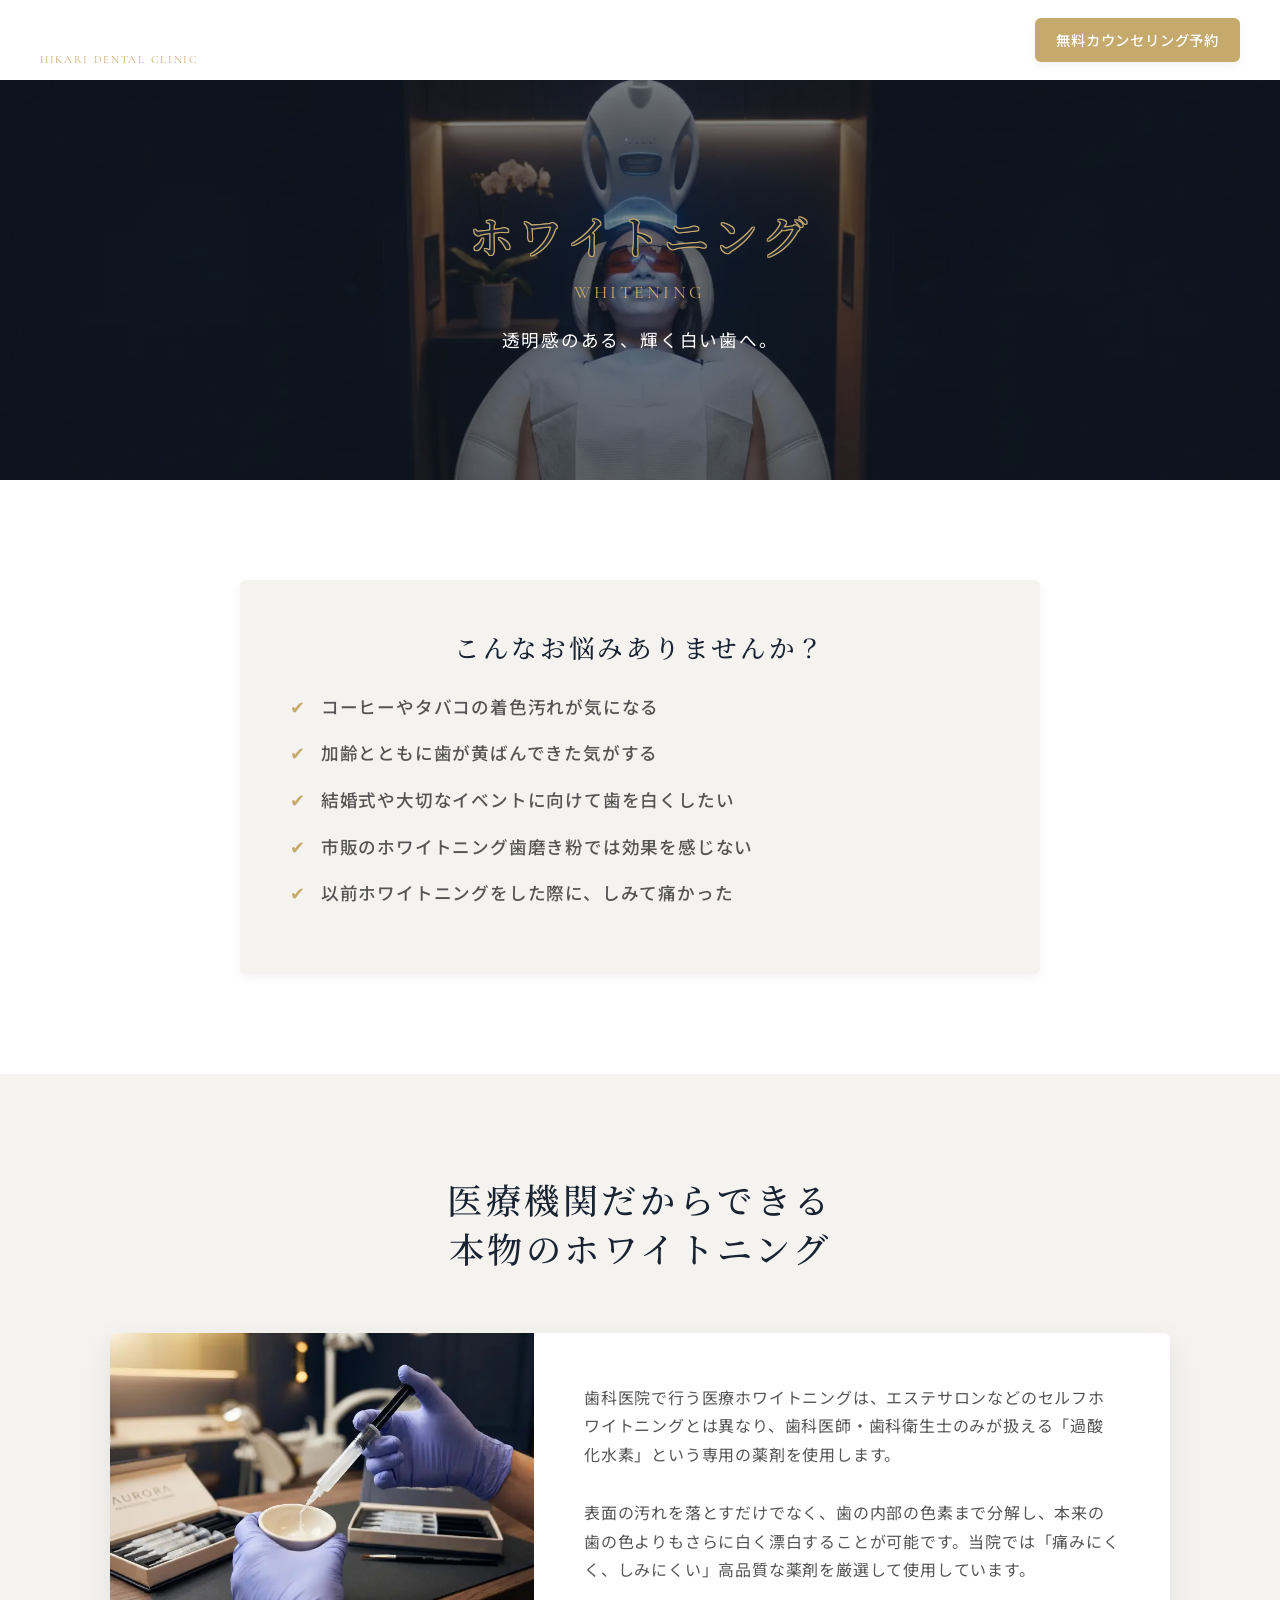
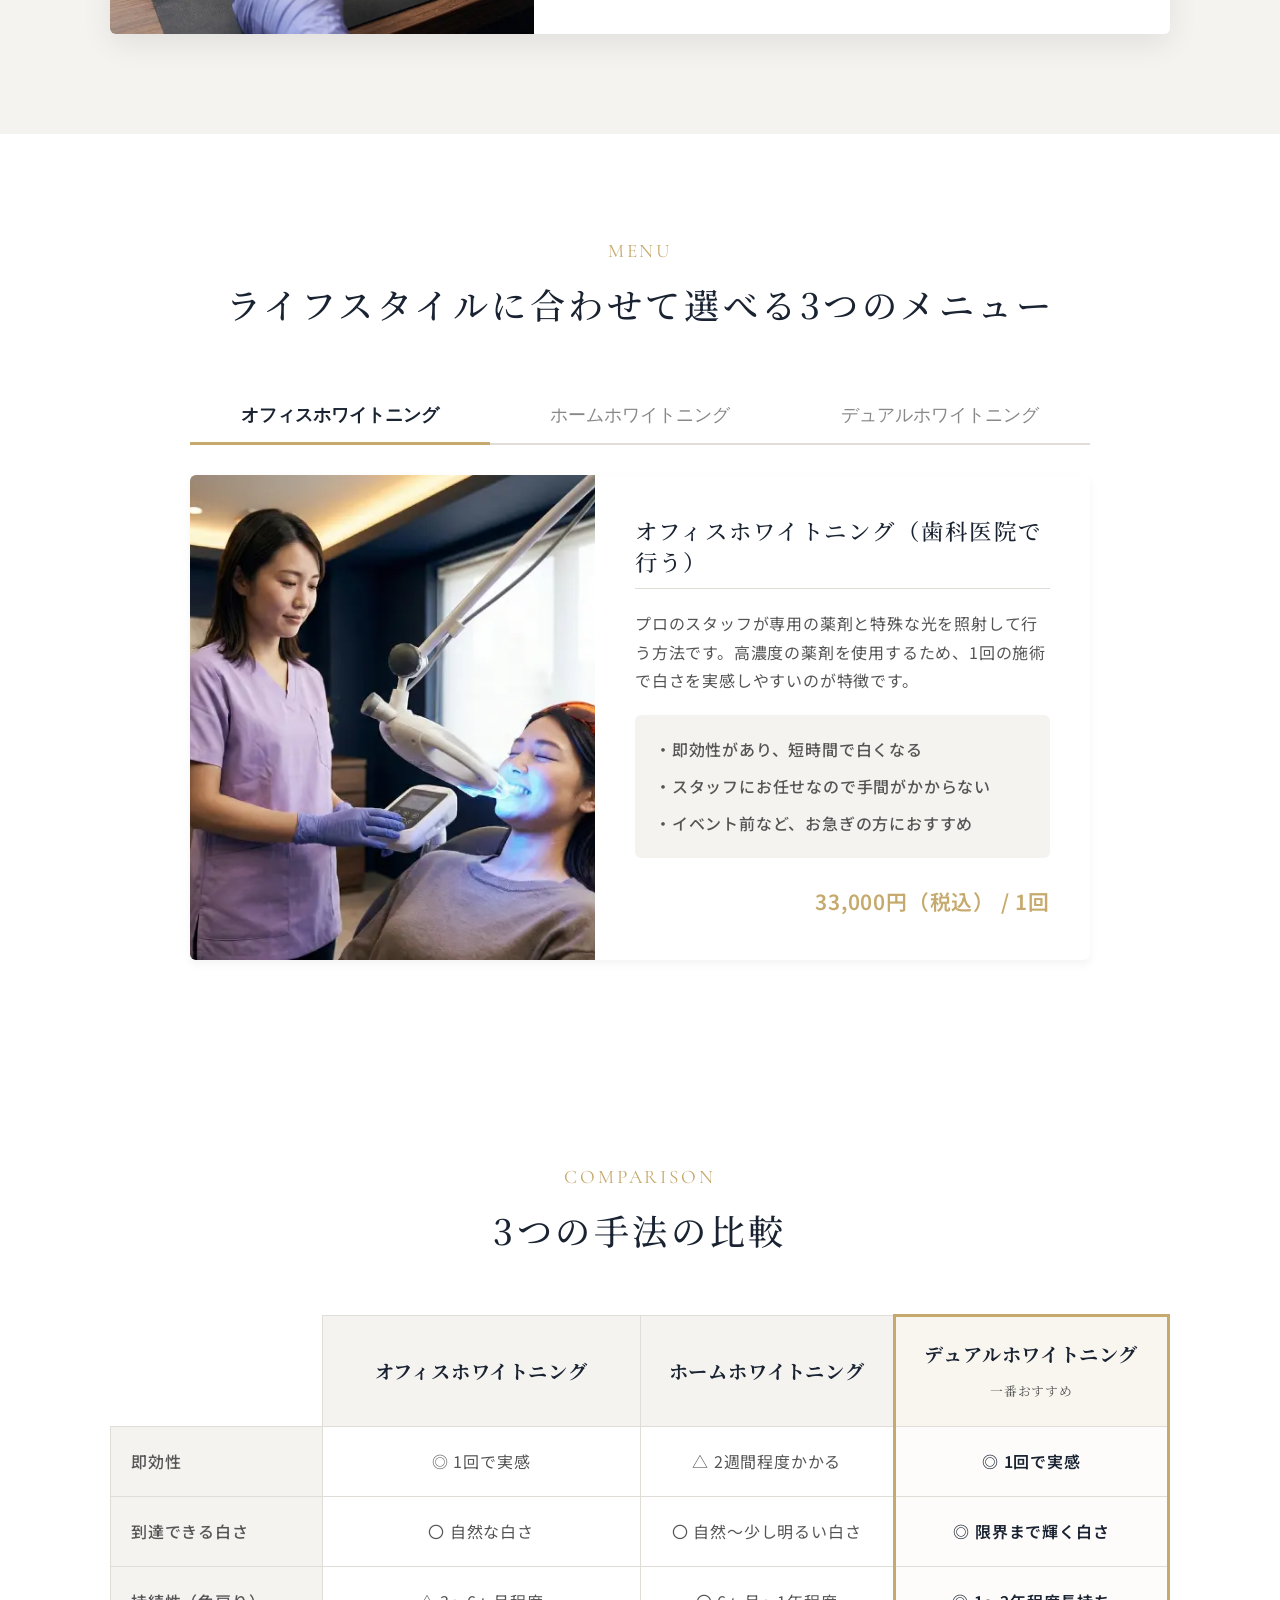
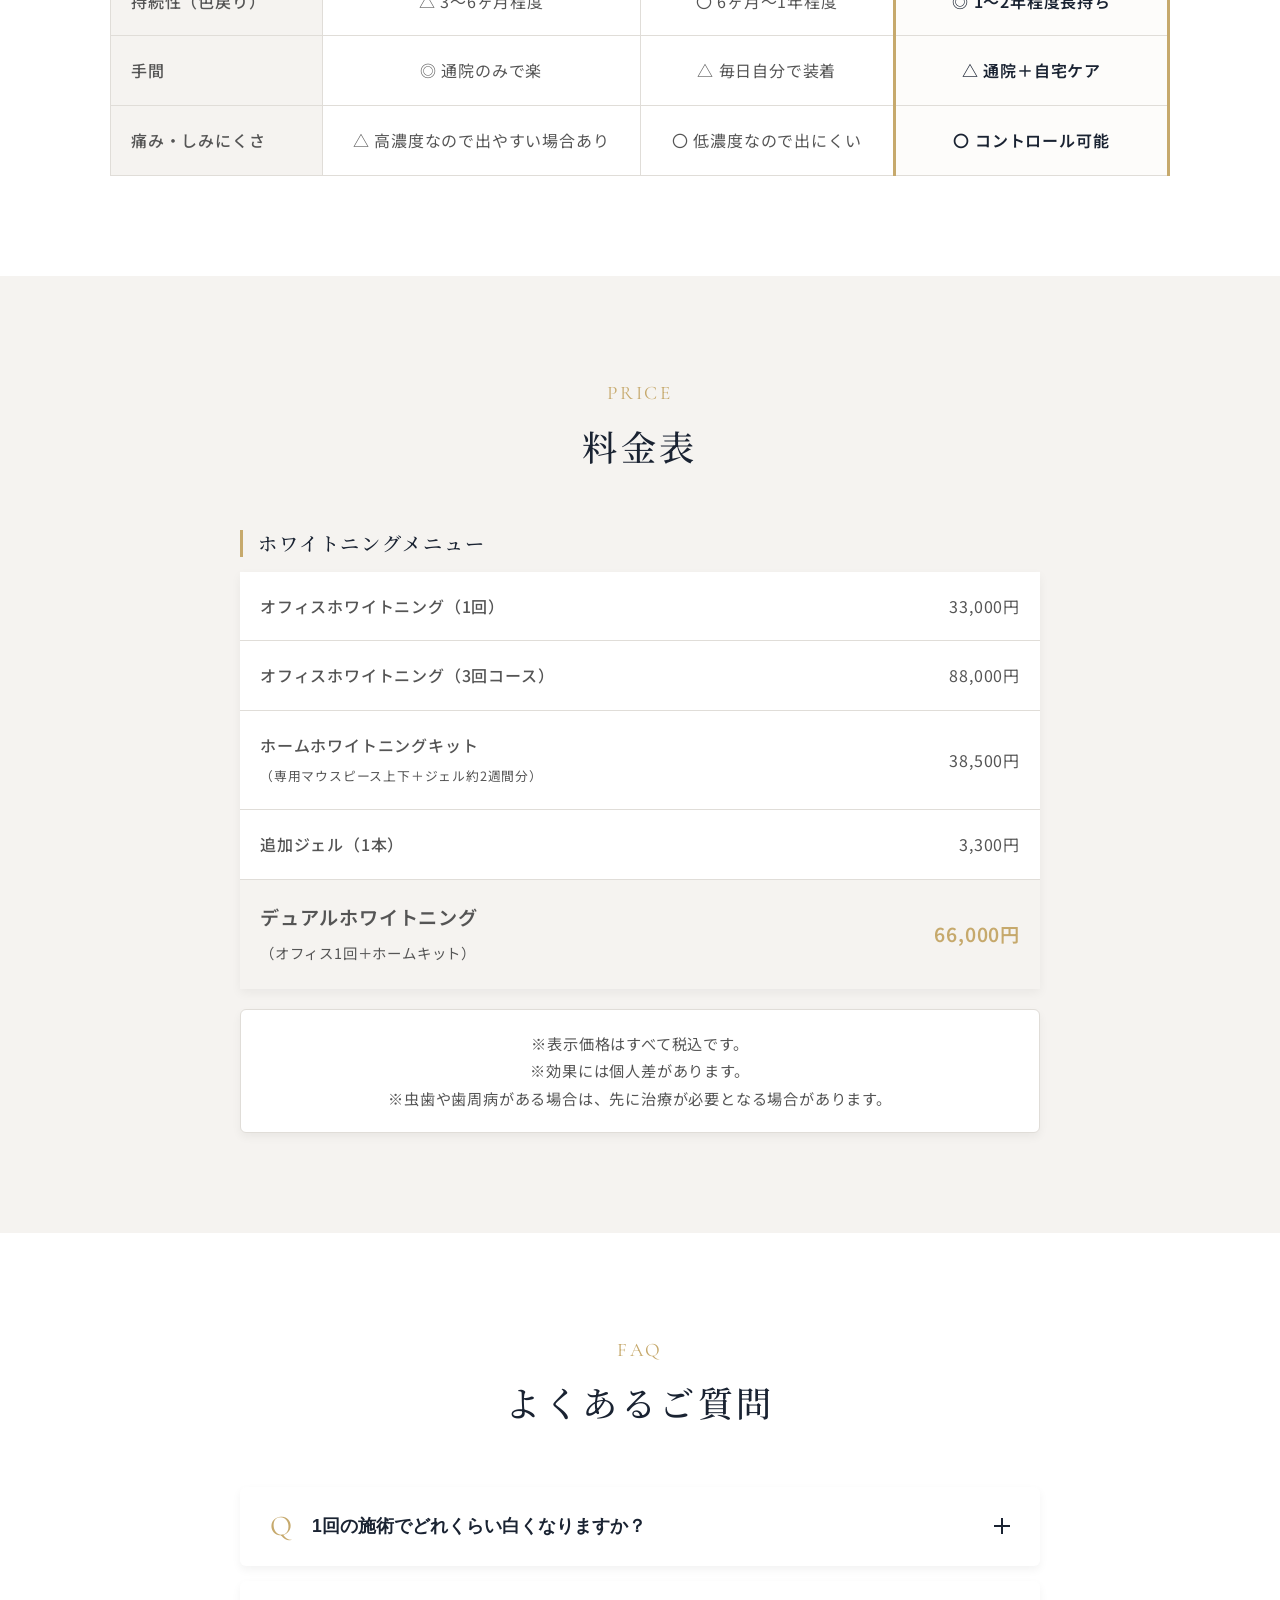
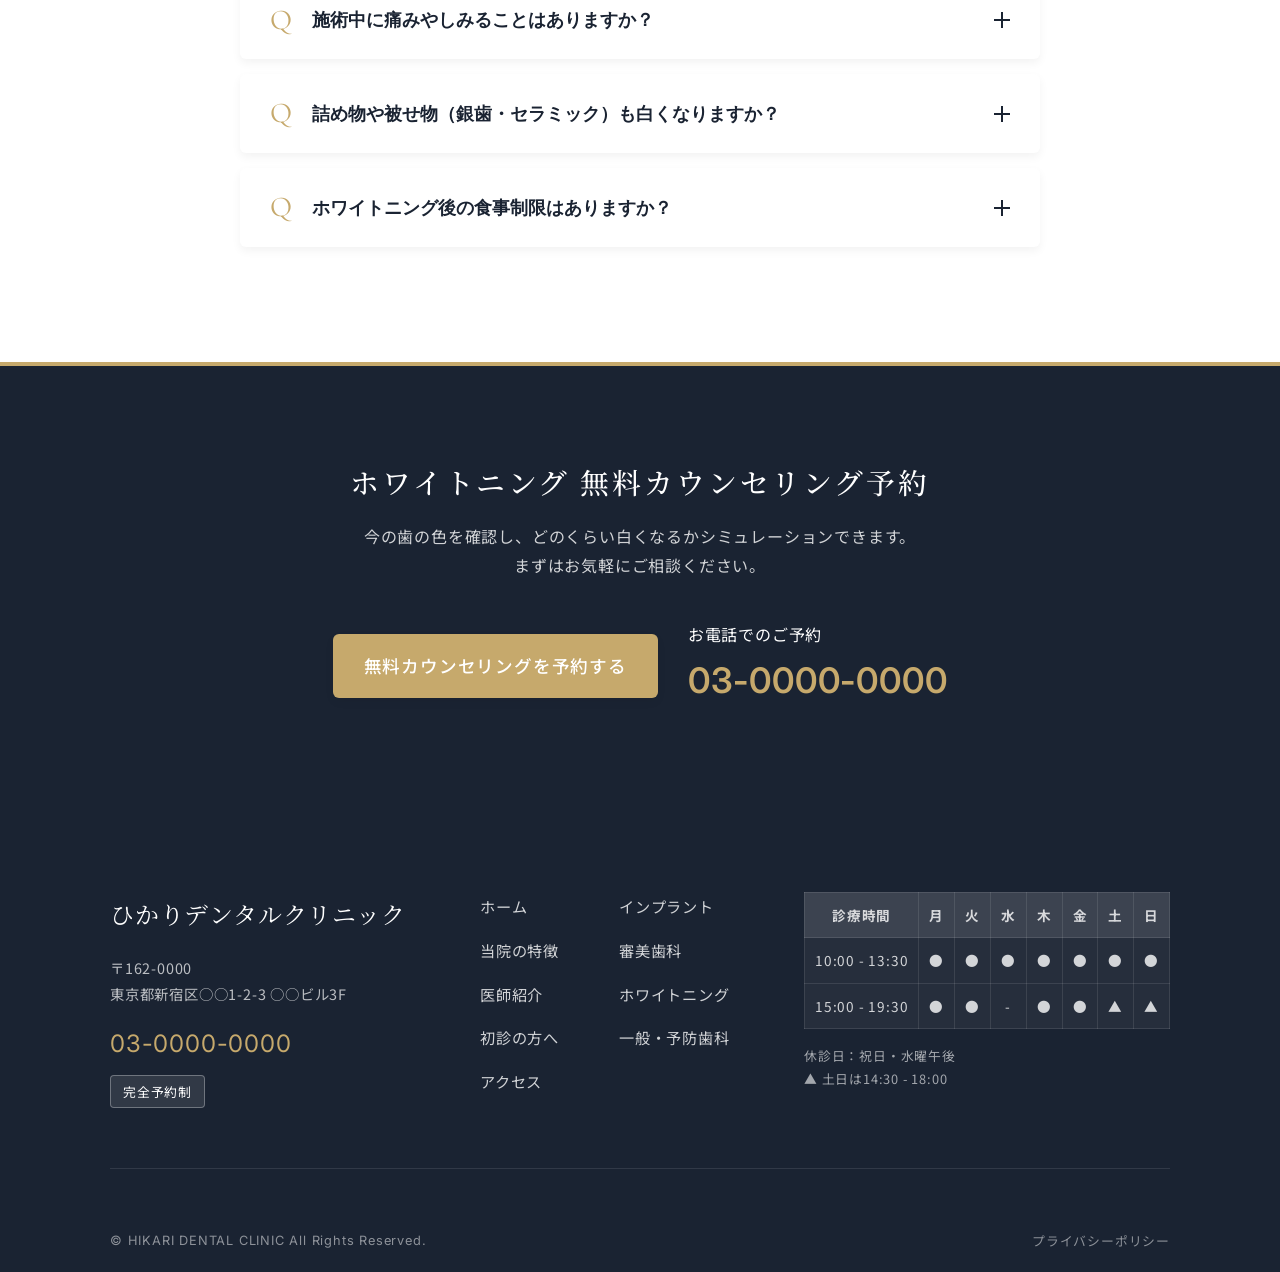
<file: whitening.html>
<!DOCTYPE html>
<html lang="ja">

<head>
    <meta charset="UTF-8">
    <meta name="viewport" content="width=device-width, initial-scale=1.0">
    <title>ホワイトニング｜ひかりデンタルクリニック</title>
    <meta name="description" content="ひかりデンタルクリニックのホワイトニング。オフィス、ホーム、デュアルの3種類のメニューをご用意。痛みやしみに配慮し、透明感のある輝く白い歯を実現します。">

    <link rel="preconnect" href="https://fonts.googleapis.com">
    <link rel="preconnect" href="https://fonts.gstatic.com" crossorigin>
    <link
        href="https://fonts.googleapis.com/css2?family=Cormorant+Garamond:wght@400;500;600&family=Inter:wght@400;500;600&family=Noto+Sans+JP:wght@400;500;600&family=Noto+Serif+JP:wght@400;500;600&display=swap"
        rel="stylesheet">
    <link rel="stylesheet" href="https://cdn.jsdelivr.net/npm/swiper@11/swiper-bundle.min.css" />
    <link rel="stylesheet" href="css/style_v2.css?v=20260302v9">
</head>

<body>

    <!-- Header (Common) -->
    <header class="l-header" id="header">
        <div class="l-header__inner">
            <a href="index.html" class="l-header__logo">
                ひかりデンタルクリニック
                <span>HIKARI DENTAL CLINIC</span>
            </a>
            <nav class="l-header__nav u-hidden-sp">
                <ul class="l-header__nav-list">
                    <li><a href="index.html" class="l-header__nav-link">ホーム</a></li>
                    <li><a href="about.html" class="l-header__nav-link">当院の特徴</a></li>
                    <li class="p-nav-dropdown">
                        <span class="l-header__nav-link p-nav-dropdown__trigger">診療案内▼</span>
                        <div class="p-nav-dropdown__menu">
                            <a href="implant.html" class="p-nav-dropdown__item">インプラント</a>
                            <a href="aesthetic.html" class="p-nav-dropdown__item">審美歯科</a>
                            <a href="whitening.html" class="p-nav-dropdown__item">ホワイトニング</a>
                            <a href="general.html" class="p-nav-dropdown__item">一般歯科・予防歯科</a>
                        </div>
                    </li>
                    <li><a href="staff.html" class="l-header__nav-link">医師紹介</a></li>
                    <li><a href="first-visit.html" class="l-header__nav-link">初診の方へ</a></li>
                    <li><a href="access.html" class="l-header__nav-link">アクセス</a></li>
                </ul>
                <a href="first-visit.html#reserve" class="c-btn c-btn--primary l-header__btn"
                    style="min-height: 44px; padding: 0 20px; font-size: 0.9rem;">無料カウンセリング予約</a>
            </nav>
            <button class="l-header__hamburger u-hidden-pc" aria-label="メニューを開く">
                <span></span><span></span><span></span>
            </button>
        </div>
    </header>

    <main>
        <!-- Page Hero -->
        <div class="p-page-hero">
            <img src="images/hero_whitening.webp" alt="ホワイトニング" width="1920" height="700" class="p-page-hero__bg"
                loading="lazy">
            <div class="p-page-hero__overlay"></div>
            <div class="p-page-hero__content l-container">
                <h1 class="p-page-hero__title">ホワイトニング</h1>
                <p class="p-page-hero__sub font-en-serif">WHITENING</p>
                <p style="margin-top: 15px; font-size: 1.1rem; letter-spacing: 0.1em;">透明感のある、輝く白い歯へ。</p>
            </div>
        </div>

        <!-- Section 1 : Problems -->
        <section class="l-section p-problem">
            <div class="l-container">
                <div class="p-problem__box js-fade-up">
                    <h2 class="p-problem__title text-center">こんなお悩みありませんか？</h2>
                    <ul class="p-problem__list">
                        <li><span class="text-gold">✔</span> コーヒーやタバコの着色汚れが気になる</li>
                        <li><span class="text-gold">✔</span> 加齢とともに歯が黄ばんできた気がする</li>
                        <li><span class="text-gold">✔</span> 結婚式や大切なイベントに向けて歯を白くしたい</li>
                        <li><span class="text-gold">✔</span> 市販のホワイトニング歯磨き粉では効果を感じない</li>
                        <li><span class="text-gold">✔</span> 以前ホワイトニングをした際に、しみて痛かった</li>
                    </ul>
                </div>
            </div>
        </section>

        <!-- Section 2 : What is Whitening -->
        <section class="l-section l-section--bg p-whatis">
            <div class="l-container">
                <div class="c-section-title js-fade-up">
                    <h2 class="c-section-title__ja">医療機関だからできる<br>本物のホワイトニング</h2>
                </div>
                <div class="p-whatis__inner js-fade-up">
                    <div class="p-whatis__img">
                        <img src="images/whitening_whatis.webp" width="800" height="533" alt="ホワイトニングのイメージ"
                            loading="lazy">
                    </div>
                    <div class="p-whatis__text-wrap">
                        <p class="p-whatis__text">
                            歯科医院で行う医療ホワイトニングは、エステサロンなどのセルフホワイトニングとは異なり、歯科医師・歯科衛生士のみが扱える「過酸化水素」という専用の薬剤を使用します。<br><br>表面の汚れを落とすだけでなく、歯の内部の色素まで分解し、本来の歯の色よりもさらに白く漂白することが可能です。当院では「痛みにくく、しみにくい」高品質な薬剤を厳選して使用しています。
                        </p>
                    </div>
                </div>
            </div>
        </section>

        <!-- Section 3 : 3 Types Menu (Tabs) -->
        <section class="l-section p-materials">
            <div class="l-container">
                <div class="c-section-title js-fade-up">
                    <span class="c-section-title__en">MENU</span>
                    <h2 class="c-section-title__ja">ライフスタイルに合わせて選べる3つのメニュー</h2>
                </div>

                <div class="p-materials__tabs js-fade-up">
                    <div class="p-materials__tab-list">
                        <button class="p-materials__tab-trigger js-tab-trigger is-active"
                            data-tab="tab-office">オフィスホワイトニング</button>
                        <button class="p-materials__tab-trigger js-tab-trigger" data-tab="tab-home">ホームホワイトニング</button>
                        <button class="p-materials__tab-trigger js-tab-trigger" data-tab="tab-dual">デュアルホワイトニング</button>
                    </div>

                    <div class="p-materials__tab-contents">
                        <!-- Tab 1 -->
                        <div id="tab-office" class="p-materials__tab-content js-tab-content is-active">
                            <div class="p-materials__card">
                                <div class="p-materials__img"><img src="images/whitening_menu_office.webp" width="800"
                                        height="533" alt="オフィスホワイトニング"></div>
                                <div class="p-materials__info">
                                    <h3 class="p-materials__title">オフィスホワイトニング（歯科医院で行う）</h3>
                                    <p class="p-materials__text">
                                        プロのスタッフが専用の薬剤と特殊な光を照射して行う方法です。高濃度の薬剤を使用するため、1回の施術で白さを実感しやすいのが特徴です。</p>
                                    <ul class="p-materials__merits">
                                        <li>・即効性があり、短時間で白くなる</li>
                                        <li>・スタッフにお任せなので手間がかからない</li>
                                        <li>・イベント前など、お急ぎの方におすすめ</li>
                                    </ul>
                                    <p class="p-materials__detail-price">33,000円（税込） / 1回</p>
                                </div>
                            </div>
                        </div>

                        <!-- Tab 2 -->
                        <div id="tab-home" class="p-materials__tab-content js-tab-content">
                            <div class="p-materials__card">
                                <div class="p-materials__img"><img src="images/whitening_menu_home.webp" width="800"
                                        height="533" alt="ホームホワイトニング"></div>
                                <div class="p-materials__info">
                                    <h3 class="p-materials__title">ホームホワイトニング（ご自宅で行う）</h3>
                                    <p class="p-materials__text">
                                        患者さま専用のマウスピースを作成し、ご自宅で専用ジェルを注入して毎日数時間装着していただく方法です。徐々に白くなるため、色戻りしにくいのが特徴です。</p>
                                    <ul class="p-materials__merits">
                                        <li>・自分のペースで好きな時間に行える</li>
                                        <li>・奥歯まで全体を白くできる</li>
                                        <li>・じっくり白くするため、白さが長持ちする（色戻りが遅い）</li>
                                    </ul>
                                    <p class="p-materials__detail-price">38,500円（税込） / 両顎キット</p>
                                </div>
                            </div>
                        </div>

                        <!-- Tab 3 -->
                        <div id="tab-dual" class="p-materials__tab-content js-tab-content">
                            <div class="p-materials__card">
                                <div class="p-materials__img"><img src="images/whitening_menu_dual.webp" width="800"
                                        height="533" alt="デュアルホワイトニング"></div>
                                <div class="p-materials__info">
                                    <h3 class="p-materials__title">デュアルホワイトニング<span
                                            style="font-size: 0.9rem; margin-left:10px; color:var(--color-accent); font-weight:normal;">当院のおすすめ</span>
                                    </h3>
                                    <p class="p-materials__text">
                                        オフィスホワイトニングとホームホワイトニングを併用する方法です。それぞれのメリットを掛け合わせることで、最も白く、美しい状態を長期間キープできます。</p>
                                    <ul class="p-materials__merits">
                                        <li>・目標とする「真っ白な歯」を目指せる</li>
                                        <li>・即効性と持続性の両方を兼ね備えている</li>
                                        <li>・芸能人やモデルのような白さを希望する方におすすめ</li>
                                    </ul>
                                    <p class="p-materials__detail-price">66,000円（税込） / セット価格</p>
                                </div>
                            </div>
                        </div>
                    </div>
                </div>
            </div>
        </section>

        <!-- Section 4 : Comparison Table -->
        <section class="l-section p-compare">
            <div class="l-container">
                <div class="c-section-title js-fade-up">
                    <span class="c-section-title__en">COMPARISON</span>
                    <h2 class="c-section-title__ja">3つの手法の比較</h2>
                </div>

                <div class="p-compare__table-wrap js-fade-up">
                    <table class="p-compare__table">
                        <thead>
                            <tr>
                                <th class="p-compare__th-empty"></th>
                                <th>オフィスホワイトニング</th>
                                <th>ホームホワイトニング</th>
                                <th class="p-compare__th-main text-gold">デュアルホワイトニング<br><span
                                        style="font-size: 0.8rem; font-weight: normal; color: var(--color-text-body);">一番おすすめ</span>
                                </th>
                            </tr>
                        </thead>
                        <tbody>
                            <tr>
                                <th>即効性</th>
                                <td>◎ 1回で実感</td>
                                <td>△ 2週間程度かかる</td>
                                <td class="p-compare__best">◎ 1回で実感</td>
                            </tr>
                            <tr>
                                <th>到達できる白さ</th>
                                <td>〇 自然な白さ</td>
                                <td>〇 自然〜少し明るい白さ</td>
                                <td class="p-compare__best">◎ 限界まで輝く白さ</td>
                            </tr>
                            <tr>
                                <th>持続性（色戻り）</th>
                                <td>△ 3〜6ヶ月程度</td>
                                <td>〇 6ヶ月〜1年程度</td>
                                <td class="p-compare__best">◎ 1〜2年程度長持ち</td>
                            </tr>
                            <tr>
                                <th>手間</th>
                                <td>◎ 通院のみで楽</td>
                                <td>△ 毎日自分で装着</td>
                                <td class="p-compare__best">△ 通院＋自宅ケア</td>
                            </tr>
                            <tr>
                                <th>痛み・しみにくさ</th>
                                <td>△ 高濃度なので出やすい場合あり</td>
                                <td>〇 低濃度なので出にくい</td>
                                <td class="p-compare__best">〇 コントロール可能</td>
                            </tr>
                        </tbody>
                    </table>
                </div>
            </div>
        </section>

        <!-- Section 5 : Price -->
        <section class="l-section l-section--bg p-price">
            <div class="l-container">
                <div class="c-section-title js-fade-up">
                    <span class="c-section-title__en">PRICE</span>
                    <h2 class="c-section-title__ja">料金表</h2>
                </div>

                <div class="p-price__box js-fade-up">
                    <h3 class="p-price__sub-title" style="margin-top: 0;">ホワイトニングメニュー</h3>
                    <table class="p-price__table">
                        <tbody>
                            <tr>
                                <th>オフィスホワイトニング（1回）</th>
                                <td>33,000円</td>
                            </tr>
                            <tr>
                                <th>オフィスホワイトニング（3回コース）</th>
                                <td>88,000円</td>
                            </tr>
                            <tr>
                                <th>ホームホワイトニングキット<br><span
                                        style="font-size: 0.8rem; font-weight: normal;">（専用マウスピース上下＋ジェル約2週間分）</span>
                                </th>
                                <td>38,500円</td>
                            </tr>
                            <tr>
                                <th>追加ジェル（1本）</th>
                                <td>3,300円</td>
                            </tr>
                            <tr class="p-price__total">
                                <th>デュアルホワイトニング<br><span
                                        style="font-size: 0.9rem; font-weight: normal;">（オフィス1回＋ホームキット）</span></th>
                                <td class="text-gold">66,000円</td>
                            </tr>
                        </tbody>
                    </table>

                    <div class="p-price__loan" style="margin-top: 20px; padding: 20px; text-align:center;">
                        <p class="p-price__loan-text" style="font-size: 0.95rem;">
                            ※表示価格はすべて税込です。<br>※効果には個人差があります。<br>※虫歯や歯周病がある場合は、先に治療が必要となる場合があります。</p>
                    </div>
                </div>
            </div>
        </section>

        <!-- Section 6 : FAQ -->
        <section class="l-section p-faq">
            <div class="l-container">
                <div class="c-section-title js-fade-up">
                    <span class="c-section-title__en">FAQ</span>
                    <h2 class="c-section-title__ja">よくあるご質問</h2>
                </div>

                <div class="p-faq__list js-fade-up">
                    <div class="p-faq__item js-accordion">
                        <button class="p-faq__trigger js-accordion-trigger">
                            <span class="p-faq__q-icon">Q</span>
                            <span class="p-faq__q-text">1回の施術でどれくらい白くなりますか？</span>
                            <span class="p-faq__arrow"></span>
                        </button>
                        <div class="p-faq__content js-accordion-content">
                            <p class="p-faq__a-text">
                                元の歯の色や質によりますが、オフィスホワイトニングの場合、1回の施術でシェードガイド（色見本）で1〜2段階程度白くなる方が多いです。真っ白にしたい場合は、数回の施術やホームホワイトニングとの併用が必要です。
                            </p>
                        </div>
                    </div>
                    <div class="p-faq__item js-accordion">
                        <button class="p-faq__trigger js-accordion-trigger">
                            <span class="p-faq__q-icon">Q</span>
                            <span class="p-faq__q-text">施術中に痛みやしみることはありますか？</span>
                            <span class="p-faq__arrow"></span>
                        </button>
                        <div class="p-faq__content js-accordion-content">
                            <p class="p-faq__a-text">
                                当院では、しみにくい最新の薬剤を使用していますが、歯の質（知覚過敏、エナメル質が薄いなど）によっては一時的に「キーン」としみるような痛みが出ることがあります。通常は24時間以内に治まりますのでご安心ください。
                            </p>
                        </div>
                    </div>
                    <div class="p-faq__item js-accordion">
                        <button class="p-faq__trigger js-accordion-trigger">
                            <span class="p-faq__q-icon">Q</span>
                            <span class="p-faq__q-text">詰め物や被せ物（銀歯・セラミック）も白くなりますか？</span>
                            <span class="p-faq__arrow"></span>
                        </button>
                        <div class="p-faq__content js-accordion-content">
                            <p class="p-faq__a-text">
                                ホワイトニングの薬剤は「天然の歯本体」にのみ作用するため、人工物（プラスチックの詰め物、銀歯、セラミックなど）の色を白くすることはできません。周りの歯が白くなった後、色を合わせて人工物を再製する審美歯科治療をおすすめする場合があります。
                            </p>
                        </div>
                    </div>
                    <div class="p-faq__item js-accordion">
                        <button class="p-faq__trigger js-accordion-trigger">
                            <span class="p-faq__q-icon">Q</span>
                            <span class="p-faq__q-text">ホワイトニング後の食事制限はありますか？</span>
                            <span class="p-faq__arrow"></span>
                        </button>
                        <div class="p-faq__content js-accordion-content">
                            <p class="p-faq__a-text">
                                施術後24時間〜48時間は、歯が着色しやすい状態になっています。コーヒー、紅茶、赤ワイン、カレー、醤油など、色の濃い食べ物や飲み物、タバコは控えていただくようお願いしています。
                            </p>
                        </div>
                    </div>
                </div>
            </div>
        </section>

        <!-- Footer CTA -->
        <section class="p-cta l-section l-section--bg">
            <div class="l-container text-center js-fade-up">
                <h2 class="p-cta__title" style="font-size: 1.8rem;">ホワイトニング 無料カウンセリング予約</h2>
                <p class="p-cta__desc">今の歯の色を確認し、どのくらい白くなるかシミュレーションできます。<br>まずはお気軽にご相談ください。</p>
                <div class="p-cta__action">
                    <a href="first-visit.html#reserve" class="c-btn c-btn--primary p-cta__btn">無料カウンセリングを予約する</a>
                    <div class="p-cta__tel u-hidden-sp">
                        <p>お電話でのご予約</p>
                        <a href="tel:03-0000-0000" class="p-cta__tel-num font-en-sans">03-0000-0000</a>
                    </div>
                </div>
            </div>
        </section>

    </main>

    <!-- Footer (Common) -->
    <footer class="l-footer">
        <div class="l-container">
            <div class="l-footer__inner">
                <div class="l-footer__info">
                    <a href="index.html" class="l-footer__logo">ひかりデンタルクリニック</a>
                    <p class="l-footer__address">〒162-0000<br>東京都新宿区○○1-2-3 ○○ビル3F</p>
                    <p class="l-footer__tel font-en-sans">03-0000-0000</p>
                    <span class="l-footer__badge">完全予約制</span>
                </div>

                <div class="l-footer__nav">
                    <ul class="l-footer__nav-list">
                        <li><a href="index.html">ホーム</a></li>
                        <li><a href="about.html">当院の特徴</a></li>
                        <li><a href="staff.html">医師紹介</a></li>
                        <li><a href="first-visit.html">初診の方へ</a></li>
                        <li><a href="access.html">アクセス</a></li>
                    </ul>
                    <ul class="l-footer__nav-list">
                        <li><a href="implant.html">インプラント</a></li>
                        <li><a href="aesthetic.html">審美歯科</a></li>
                        <li><a href="whitening.html">ホワイトニング</a></li>
                        <li><a href="general.html">一般・予防歯科</a></li>
                    </ul>
                </div>

                <div class="l-footer__time">
                    <table class="l-footer__time-table">
                        <thead>
                            <tr>
                                <th>診療時間</th>
                                <th>月</th>
                                <th>火</th>
                                <th>水</th>
                                <th>木</th>
                                <th>金</th>
                                <th>土</th>
                                <th>日</th>
                            </tr>
                        </thead>
                        <tbody>
                            <tr>
                                <td>10:00 - 13:30</td>
                                <td>●</td>
                                <td>●</td>
                                <td>●</td>
                                <td>●</td>
                                <td>●</td>
                                <td>●</td>
                                <td>●</td>
                            </tr>
                            <tr>
                                <td>15:00 - 19:30</td>
                                <td>●</td>
                                <td>●</td>
                                <td>-</td>
                                <td>●</td>
                                <td>●</td>
                                <td>▲</td>
                                <td>▲</td>
                            </tr>
                        </tbody>
                    </table>
                    <p class="l-footer__time-note">休診日：祝日・水曜午後<br>▲ 土日は14:30 - 18:00</p>
                </div>
            </div>

            <div class="l-footer__bottom">
                <p class="l-footer__copy font-en-sans">&copy; HIKARI DENTAL CLINIC All Rights Reserved.</p>
                <a href="#" class="l-footer__policy">プライバシーポリシー</a>
            </div>
        </div>
    </footer>

    <!-- Floating SP Banner -->
    <div class="p-float-banner u-hidden-pc">
        <a href="tel:03-0000-0000" class="p-float-banner__btn p-float-banner__btn--tel">
            <span>📞</span> 電話予約
        </a>
        <a href="first-visit.html#reserve" class="p-float-banner__btn p-float-banner__btn--reserve">
            <span>📅</span> 無料相談予約
        </a>
    </div>

    <!-- SP Drawer Menu -->
    <div class="p-sp-nav u-hidden-pc">
        <div class="p-sp-nav__inner">
            <ul class="p-sp-nav__list">
                <li><a href="index.html">ホーム</a></li>
                <li><a href="about.html">当院の特徴</a></li>
                <li><a href="implant.html">インプラント</a></li>
                <li><a href="aesthetic.html">審美歯科</a></li>
                <li><a href="whitening.html">ホワイトニング</a></li>
                <li><a href="general.html">一般歯科・予防歯科</a></li>
                <li><a href="staff.html">医師紹介</a></li>
                <li><a href="first-visit.html">初診の方へ</a></li>
                <li><a href="access.html">アクセス</a></li>
            </ul>
            <div class="p-sp-nav__btn">
                <a href="first-visit.html#reserve" class="c-btn c-btn--primary" style="width: 100%;">無料カウンセリング予約</a>
            </div>
        </div>
    </div>

    <script src="js/main.js"></script>
</body>

</html>
</file>
<file: css/style_v2.css>
@charset "UTF-8";

/* =========================================
   Variables & Settings
   ========================================= */
:root {
  /* Colors */
  --color-main: #1A2332;
  /* Dark Navy */
  --color-sub: #F5F3F0;
  /* Off-white */
  --color-accent: #C6A96C;
  /* Gold */
  --color-accent-hover: #D5B87D;
  --color-second: #2B7A9E;
  /* Clinic Blue */

  --color-text-main: #1A2332;
  /* Headings */
  --color-text-body: #555555;
  /* Body text */
  --color-text-caption: #888888;
  /* Captions */

  --color-bg-white: #FFFFFF;
  --color-bg-offwhite: #F5F3F0;

  --color-border: #E0DDD8;

  /* Typography */
  --font-serif: 'Noto Serif JP', serif;
  --font-sans: 'Noto Sans JP', sans-serif;
  --font-en-serif: 'Cormorant Garamond', serif;
  --font-en-sans: 'Inter', sans-serif;

  /* Layout */
  --content-width: 1100px;
  --header-height: 80px;
  --header-height-sp: 60px;

  /* Utilities */
  --radius: 6px;
  --transition: 0.3s ease;
  --shadow-sm: 0 4px 10px rgba(0, 0, 0, 0.05);
  --shadow-md: 0 10px 30px rgba(0, 0, 0, 0.08);
  --shadow-gold: 0 4px 15px rgba(198, 169, 108, 0.3);
}

/* =========================================
   Base Styles
   ========================================= */
*,
*::before,
*::after {
  box-sizing: border-box;
  margin: 0;
  padding: 0;
}

html {
  font-size: 16px;
  scroll-behavior: smooth;
}

body {
  font-family: var(--font-sans);
  color: var(--color-text-body);
  background-color: var(--color-bg-white);
  line-height: 1.8;
  letter-spacing: 0.05em;
  -webkit-font-smoothing: antialiased;
  overflow-x: hidden;
}

h1,
h2,
h3,
h4,
h5,
h6 {
  font-family: var(--font-serif);
  color: var(--color-text-main);
  line-height: 1.4;
  font-weight: 500;
  letter-spacing: 0.1em;
}

a {
  color: inherit;
  text-decoration: none;
  transition: color var(--transition);
}

img {
  max-width: 100%;
  height: auto;
  vertical-align: bottom;
}

ul,
ol {
  list-style: none;
}

/* =========================================
   Typography & Util Classes
   ========================================= */
.font-en-serif {
  font-family: var(--font-en-serif);
}

.font-en-sans {
  font-family: var(--font-en-sans);
}

.text-center {
  text-align: center;
}

.text-gold {
  color: var(--color-accent);
}

.text-navy {
  color: var(--color-main);
}

.text-blue {
  color: var(--color-second);
}

/* Section Title */
.c-section-title {
  text-align: center;
  margin-bottom: 60px;
}

.c-section-title__en {
  display: block;
  font-family: var(--font-en-serif);
  color: var(--color-accent);
  font-size: 1.2rem;
  letter-spacing: 0.15em;
  margin-bottom: 10px;
  text-transform: uppercase;
}

.c-section-title__ja {
  font-size: 2.2rem;
}

/* =========================================
   Layout
   ========================================= */
.l-container {
  max-width: var(--content-width);
  margin: 0 auto;
  padding: 0 20px;
}

.l-section {
  padding: 100px 0;
}

.l-section--bg {
  background-color: var(--color-bg-offwhite);
}

/* =========================================
   Buttons
   ========================================= */
.c-btn {
  display: inline-flex;
  align-items: center;
  justify-content: center;
  min-height: 52px;
  padding: 0 30px;
  font-size: 1rem;
  font-weight: 500;
  border-radius: var(--radius);
  text-decoration: none;
  transition: all var(--transition);
  cursor: pointer;
  border: 1px solid transparent;
}

.c-btn--primary {
  background-color: var(--color-accent);
  color: #fff;
  box-shadow: var(--shadow-sm);
}

.c-btn--primary:hover {
  background-color: var(--color-accent-hover);
  box-shadow: var(--shadow-gold);
  color: #fff;
  transform: translateY(-2px);
}

.c-btn--secondary {
  background-color: transparent;
  color: var(--color-accent);
  border-color: var(--color-accent);
}

.c-btn--secondary:hover {
  background-color: var(--color-accent);
  color: #fff;
}

.c-link {
  color: var(--color-text-main);
  font-weight: 500;
  position: relative;
  display: inline-block;
}

.c-link::after {
  content: '';
  position: absolute;
  bottom: -2px;
  left: 0;
  width: 100%;
  height: 1px;
  background-color: var(--color-accent);
  transform: scaleX(0);
  transform-origin: right top;
  transition: transform var(--transition);
}

.c-link:hover::after {
  transform: scaleX(1);
  transform-origin: left top;
}

/* =========================================
   Header
   ========================================= */
.l-header {
  position: fixed;
  top: 0;
  left: 0;
  width: 100%;
  height: var(--header-height);
  z-index: 100;
  transition: all 0.4s ease;
  background-color: transparent;
}

.l-header.is-scrolled {
  background-color: rgba(255, 255, 255, 0.95);
  box-shadow: var(--shadow-sm);
}

.l-header__inner {
  display: flex;
  justify-content: space-between;
  align-items: center;
  height: 100%;
  padding: 0 40px;
}

.l-header__logo {
  font-family: var(--font-serif);
  font-size: 1.4rem;
  color: #fff;
  text-decoration: none;
  transition: color var(--transition);
}

.l-header__logo span {
  display: block;
  font-size: 0.7rem;
  font-family: var(--font-en-serif);
  letter-spacing: 0.15em;
  color: var(--color-accent);
}

.l-header.is-scrolled .l-header__logo {
  color: var(--color-main);
}

.l-header__nav {
  display: flex;
  align-items: center;
  gap: 30px;
}

.l-header__nav-list {
  display: flex;
  gap: 25px;
}

.l-header__nav-link {
  color: #fff;
  font-size: 0.95rem;
  font-weight: 500;
  text-decoration: none;
  transition: color var(--transition);
  position: relative;
}

.l-header.is-scrolled .l-header__nav-link {
  color: var(--color-main);
}

.l-header__nav-link:hover {
  color: var(--color-accent);
}

/* =========================================
   Footer
   ========================================= */
.l-footer {
  background-color: var(--color-main);
  color: #fff;
  padding: 80px 0 20px;
}

/* =========================================
   Animations
   ========================================= */
.js-fade-up {
  opacity: 0;
  transform: translateY(30px);
  transition: opacity 0.6s ease, transform 0.6s ease;
}

.js-fade-up.is-visible {
  opacity: 1;
  transform: translateY(0);
}

/* =========================================
   Media Queries
   ========================================= */
@media (max-width: 1024px) {
  .l-header__inner {
    padding: 0 20px;
  }
}

@media (max-width: 768px) {
  .l-header {
    height: var(--header-height-sp);
  }

  .l-section {
    padding: 60px 0;
  }

  .c-section-title__ja {
    font-size: 1.4rem;
  }
}

/* =========================================
   Top Page - Hero
   ========================================= */
.p-hero {
  position: relative;
  width: 100%;
  height: 100vh;
  min-height: 600px;
  display: flex;
  align-items: center;
  overflow: hidden;
}

.p-hero__bg {
  position: absolute;
  top: 0;
  left: 0;
  width: 100%;
  height: 100%;
  z-index: -1;
}

.p-hero__bg img {
  width: 100%;
  height: 100%;
  object-fit: cover;
  transform: scale(1.05);
}

.p-hero__overlay {
  position: absolute;
  top: 0;
  left: 0;
  width: 100%;
  height: 100%;
  background-color: rgba(26, 35, 50, 0.4);
}

.p-hero__content {
  color: #fff;
  width: 100%;
  z-index: 10;
  margin-top: var(--header-height);
}

.p-hero__subcopy {
  font-size: 1.1rem;
  letter-spacing: 0.15em;
  margin-bottom: 20px;
  font-weight: 500;
  text-shadow: 0 2px 4px rgba(0, 0, 0, 0.5);
}

.p-hero__copy {
  font-family: var(--font-serif);
  font-size: 3.5rem;
  line-height: 1.3;
  letter-spacing: 0.1em;
  margin-bottom: 50px;
  text-shadow:
    1px 1px 0 #C6A96C,
    -1px 1px 0 #C6A96C,
    1px -1px 0 #C6A96C,
    -1px -1px 0 #C6A96C,
    1px 0px 0 #C6A96C,
    -1px 0px 0 #C6A96C,
    0px 1px 0 #C6A96C,
    0px -1px 0 #C6A96C,
    0 2px 8px rgba(0, 0, 0, 0.5);
}

.p-hero__usp {
  display: flex;
  gap: 20px;
  margin-bottom: 50px;
}

.p-hero__usp-item {
  display: flex;
  align-items: center;
  gap: 15px;
  background-color: rgba(255, 255, 255, 0.1);
  backdrop-filter: blur(5px);
  padding: 15px 25px;
  border: 1px solid rgba(255, 255, 255, 0.2);
  border-radius: var(--radius);
}

.p-hero__usp-icon {
  font-size: 1.8rem;
  color: var(--color-accent);
}

.p-hero__usp-text {
  font-size: 0.95rem;
  line-height: 1.4;
  font-weight: 500;
}

.p-hero__btns {
  display: flex;
  align-items: center;
  gap: 30px;
}

.p-hero__btn {
  min-width: 320px;
  font-size: 1.1rem;
  padding: 0 40px;
  min-height: 64px;
}

.p-hero__btn--secondary {
  border: 2px solid #fff;
  color: #fff;
}

.p-hero__btn--secondary:hover {
  background-color: #fff;
  color: var(--color-main);
}

.p-hero__tel {
  font-size: 0.9rem;
}

.p-hero__tel-num {
  font-size: 2rem;
  font-weight: 600;
  line-height: 1.2;
}

.p-hero__scroll {
  position: absolute;
  bottom: 0;
  left: 50%;
  transform: translateX(-50%);
  display: flex;
  flex-direction: column;
  align-items: center;
  gap: 10px;
  color: #fff;
  z-index: 10;
}

.p-hero__scroll-text {
  font-size: 0.8rem;
  letter-spacing: 0.2em;
}

.p-hero__scroll-line {
  width: 1px;
  height: 60px;
  background-color: rgba(255, 255, 255, 0.3);
  position: relative;
  overflow: hidden;
}

.p-hero__scroll-line::before {
  content: '';
  position: absolute;
  top: 0;
  left: 0;
  width: 100%;
  height: 50%;
  background-color: #fff;
  animation: scrollLine 2s infinite ease-in-out;
}

@keyframes scrollLine {
  0% {
    transform: translateY(-100%);
  }

  100% {
    transform: translateY(200%);
  }
}

/* =========================================
   Top Page - Reason
   ========================================= */
.p-reason__grid {
  display: flex;
  flex-direction: column;
  gap: 40px;
}

.p-reason__card {
  display: flex;
  background-color: #fff;
  border-radius: var(--radius);
  overflow: hidden;
  box-shadow: var(--shadow-sm);
}

.p-reason__card--reverse {
  flex-direction: row-reverse;
}

.p-reason__card-bg {
  width: 50%;
  position: relative;
}

.p-reason__card-bg img {
  position: absolute;
  top: 0;
  left: 0;
  width: 100%;
  height: 100%;
  object-fit: cover;
}

.p-reason__card-content {
  width: 50%;
  padding: 60px;
  display: flex;
  flex-direction: column;
  justify-content: center;
}

.p-reason__card-num {
  font-size: 3rem;
  font-weight: 600;
  color: var(--color-accent);
  opacity: 0.5;
  line-height: 1;
  margin-bottom: 10px;
  display: block;
}

.p-reason__card-title {
  font-size: 1.6rem;
  margin-bottom: 20px;
  color: var(--color-main);
}

.p-reason__card-text {
  color: var(--color-text-body);
}

/* =========================================
   Top Page - Specialty
   ========================================= */
.p-specialty__grid {
  display: grid;
  grid-template-columns: repeat(3, 1fr);
  gap: 30px;
}

.p-specialty__card {
  position: relative;
  background-color: #fff;
  border-radius: var(--radius);
  overflow: hidden;
  display: flex;
  flex-direction: column;
  box-shadow: var(--shadow-sm);
  transition: transform var(--transition), box-shadow var(--transition);
  text-decoration: none;
  border: 1px solid transparent;
}

.p-specialty__card:hover {
  transform: translateY(-5px);
  box-shadow: var(--shadow-md);
  border-color: var(--color-accent);
}

.p-specialty__card-img {
  position: relative;
  height: 250px;
  overflow: hidden;
}

.p-specialty__card-img img {
  width: 100%;
  height: 100%;
  object-fit: cover;
  transition: transform 0.6s ease;
}

.p-specialty__card:hover .p-specialty__card-img img {
  transform: scale(1.05);
}

.p-specialty__card-overlay {
  position: absolute;
  top: 0;
  left: 0;
  width: 100%;
  height: 100%;
  background: linear-gradient(to bottom, rgba(0, 0, 0, 0) 50%, rgba(26, 35, 50, 0.7) 100%);
}

.p-specialty__card-info {
  padding: 30px;
  flex-grow: 1;
  display: flex;
  flex-direction: column;
}

.p-specialty__card-title {
  font-family: var(--font-en-serif);
  font-size: 1.8rem;
  color: var(--color-accent);
  margin-bottom: 15px;
  margin-top: -50px;
  position: relative;
  z-index: 10;
  text-shadow: 0 2px 4px rgba(0, 0, 0, 0.5);
}

.p-specialty__card-title span {
  display: block;
  font-family: var(--font-serif);
  font-size: 1.4rem;
  color: var(--color-main);
  margin-top: 5px;
  text-shadow: none;
}

.p-specialty__card-copy {
  font-weight: 500;
  color: var(--color-main);
  margin-bottom: 15px;
  font-size: 1.1rem;
}

.p-specialty__card-text {
  font-size: 0.9rem;
  margin-bottom: 25px;
  flex-grow: 1;
}

.p-specialty__card-link {
  color: var(--color-accent);
  font-weight: 500;
  font-size: 0.9rem;
  display: inline-block;
  align-self: flex-start;
}

/* =========================================
   Footer & CTA Sections
   ========================================= */
.p-cta {
  background-color: var(--color-main);
  color: #fff;
  position: relative;
}

.p-cta::before {
  content: '';
  position: absolute;
  top: 0;
  left: 0;
  width: 100%;
  height: 4px;
  background-color: var(--color-accent);
}

.p-cta__title {
  color: #fff;
  font-size: 2.2rem;
  margin-bottom: 20px;
}

.p-cta__desc {
  color: rgba(255, 255, 255, 0.8);
  margin-bottom: 40px;
}

.p-cta__action {
  display: flex;
  align-items: center;
  justify-content: center;
  gap: 30px;
}

.p-cta__btn {
  min-width: 320px;
  min-height: 64px;
  font-size: 1.1rem;
}

.p-cta__tel {
  text-align: left;
}

.p-cta__tel-num {
  font-size: 2.2rem;
  font-weight: 600;
  color: var(--color-accent);
  text-decoration: none;
}

.l-footer__inner {
  display: flex;
  justify-content: space-between;
  margin-bottom: 60px;
  border-bottom: 1px solid rgba(255, 255, 255, 0.1);
  padding-bottom: 60px;
}

.l-footer__logo {
  font-family: var(--font-serif);
  font-size: 1.5rem;
  color: #fff;
  text-decoration: none;
  display: block;
  margin-bottom: 20px;
}

.l-footer__address {
  font-size: 0.9rem;
  color: rgba(255, 255, 255, 0.7);
  margin-bottom: 15px;
}

.l-footer__tel {
  font-size: 1.5rem;
  color: var(--color-accent);
  margin-bottom: 10px;
}

.l-footer__badge {
  display: inline-block;
  padding: 4px 12px;
  background-color: rgba(255, 255, 255, 0.1);
  border: 1px solid rgba(255, 255, 255, 0.3);
  font-size: 0.8rem;
  border-radius: 4px;
}

.l-footer__nav {
  display: flex;
  gap: 60px;
}

.l-footer__nav-list {
  display: flex;
  flex-direction: column;
  gap: 15px;
}

.l-footer__nav-list a {
  color: rgba(255, 255, 255, 0.8);
  text-decoration: none;
  font-size: 0.95rem;
  transition: color var(--transition);
}

.l-footer__nav-list a:hover {
  color: var(--color-accent);
}

.l-footer__time-table {
  width: 100%;
  border-collapse: collapse;
  margin-bottom: 15px;
  background-color: rgba(255, 255, 255, 0.05);
}

.l-footer__time-table th,
.l-footer__time-table td {
  padding: 10px;
  border: 1px solid rgba(255, 255, 255, 0.1);
  text-align: center;
  font-size: 0.85rem;
  color: rgba(255, 255, 255, 0.8);
}

.l-footer__time-table th {
  background-color: rgba(255, 255, 255, 0.1);
}

.l-footer__time-note {
  font-size: 0.8rem;
  color: rgba(255, 255, 255, 0.6);
}

.l-footer__bottom {
  display: flex;
  justify-content: space-between;
  align-items: center;
}

.l-footer__copy {
  font-size: 0.8rem;
  color: rgba(255, 255, 255, 0.5);
}

.l-footer__policy {
  font-size: 0.8rem;
  color: rgba(255, 255, 255, 0.5);
  text-decoration: none;
}

.l-footer__policy:hover {
  color: #fff;
}

/* Float Banner */
.p-float-banner {
  position: fixed;
  bottom: 0;
  left: 0;
  width: 100%;
  height: 56px;
  display: flex;
  z-index: 100;
  box-shadow: 0 -2px 10px rgba(0, 0, 0, 0.1);
}

.p-float-banner__btn {
  flex: 1;
  display: flex;
  align-items: center;
  justify-content: center;
  gap: 8px;
  font-weight: 500;
  text-decoration: none;
  color: #fff;
}

.p-float-banner__btn--tel {
  background-color: var(--color-main);
}

.p-float-banner__btn--reserve {
  background-color: var(--color-accent);
}

/* Nav Dropdown */
.p-nav-dropdown {
  position: relative;
}

.p-nav-dropdown__trigger {
  cursor: pointer;
}

.p-nav-dropdown__menu {
  position: absolute;
  top: 100%;
  left: -20px;
  width: 220px;
  background-color: #fff;
  border-radius: var(--radius);
  box-shadow: var(--shadow-sm);
  padding: 15px 0;
  opacity: 0;
  visibility: hidden;
  transform: translateY(10px);
  transition: all var(--transition);
}

.p-nav-dropdown:hover .p-nav-dropdown__menu {
  opacity: 1;
  visibility: visible;
  transform: translateY(0);
}

.p-nav-dropdown__item {
  display: block;
  padding: 10px 25px;
  color: var(--color-main);
  font-size: 0.9rem;
  text-decoration: none;
  transition: background-color var(--transition);
}

.p-nav-dropdown__item:hover {
  background-color: var(--color-bg-offwhite);
  color: var(--color-accent);
}

/* =========================================
   SP Nav (Drawer Menu)
   ========================================= */
.p-sp-nav {
  position: fixed;
  top: 0;
  left: 0;
  width: 100%;
  height: 100vh;
  background-color: rgba(26, 35, 50, 0.95);
  z-index: 90;
  opacity: 0;
  visibility: hidden;
  transition: all 0.4s ease;
}

.p-sp-nav.is-open {
  opacity: 1;
  visibility: visible;
}

.p-sp-nav__inner {
  display: flex;
  flex-direction: column;
  justify-content: center;
  align-items: center;
  height: 100%;
  padding: 80px 20px 40px;
}

.p-sp-nav__list {
  text-align: center;
  width: 100%;
  margin-bottom: 40px;
}

.p-sp-nav__list li {
  margin-bottom: 20px;
}

.p-sp-nav__list a {
  color: #fff;
  font-size: 1.2rem;
  font-family: var(--font-serif);
  text-decoration: none;
  display: block;
}

.p-sp-nav__btn {
  width: 80%;
  max-width: 300px;
}

/* =========================================
   Hamburger Button
   ========================================= */
.l-header__hamburger {
  width: 44px;
  height: 44px;
  background: transparent;
  border: none;
  cursor: pointer;
  position: relative;
  z-index: 200;
  padding: 0;
  flex-direction: column;
  justify-content: center;
  align-items: center;
  gap: 6px;
}

/* Utilities */
.u-hidden-pc {
  display: none !important;
}

@media (max-width: 1024px) {
  .u-hidden-pc {
    display: block !important;
  }

  .l-header__hamburger.u-hidden-pc {
    display: flex !important;
  }

  .p-float-banner__btn.u-hidden-pc {
    display: flex !important;
  }

  .u-hidden-sp,
  #pc-nav {
    display: none !important;
  }

  /* SP Header Layout: Hamburger Left, Logo Center */
  .l-header__inner {
    justify-content: flex-start;
  }

  .l-header__hamburger {
    order: 1;
    margin-right: auto;
  }

  .l-header__logo {
    order: 2;
    position: absolute;
    left: 50%;
    transform: translateX(-50%);
    margin: 0;
  }

  .l-header__hamburger span {
    display: block;
    width: 24px;
    height: 2px;
    background-color: #fff;
    transition: all 0.3s ease;
  }

  .l-header.is-scrolled:not(.is-open) .l-header__hamburger span {
    background-color: var(--color-main);
  }

  .l-header.is-open .l-header__hamburger span {
    background-color: #fff;
  }

  .l-header.is-open .l-header__hamburger span:nth-child(1) {
    transform: translateY(8px) rotate(45deg);
  }

  .l-header.is-open .l-header__hamburger span:nth-child(2) {
    opacity: 0;
  }

  .l-header.is-open .l-header__hamburger span:nth-child(3) {
    transform: translateY(-8px) rotate(-45deg);
  }
}

/* Responsive adjustments */
@media (max-width: 768px) {
  .l-header__logo {
    font-size: 1.1rem;
    white-space: nowrap;
  }

  .l-header__logo span {
    font-size: 0.6rem;
  }

  .p-hero {
    flex-direction: column;
    padding-top: calc(var(--header-height-sp) + 20px);
    padding-bottom: 80px;
    height: auto;
    min-height: 100vh;
    min-height: 100dvh;
    box-sizing: border-box;
  }

  .p-hero__content {
    margin: auto 0;
  }

  .p-hero__subcopy {
    font-size: 0.95rem;
    margin-bottom: 15px;
  }

  .p-hero__copy {
    font-size: 1.6rem;
  }

  .p-hero__usp {
    flex-direction: column;
    gap: 10px;
  }

  .p-hero__scroll {
    display: none;
  }

  .p-hero__btn {
    min-width: 100%;
  }

  .p-reason__card {
    flex-direction: column !important;
  }

  .p-reason__card-bg {
    width: 100%;
    height: 200px;
  }

  .p-reason__card-content {
    width: 100%;
    padding: 30px;
  }

  .p-specialty__grid {
    grid-template-columns: 1fr;
  }

  .p-cta__action {
    flex-direction: column;
  }

  .l-footer__inner {
    flex-direction: column;
    gap: 40px;
  }

  .l-footer__nav {
    flex-direction: column;
    gap: 20px;
  }

  body {
    padding-bottom: 56px;
  }

  /* Space for float banner */
}

/* =========================================
   Top Page - Case (症例紹介)
   ========================================= */
.p-case__slider {
  padding-bottom: 60px;
  /* Space for pagination */
}

.p-case__slide {
  background-color: #fff;
  border-radius: var(--radius);
  overflow: hidden;
  box-shadow: var(--shadow-sm);
}

.p-case__images {
  display: flex;
}

.p-case__image {
  width: 50%;
  position: relative;
}

.p-case__image img {
  width: 100%;
  height: 250px;
  object-fit: cover;
}

.p-case__label {
  position: absolute;
  top: 15px;
  left: 15px;
  background-color: var(--color-main);
  color: #fff;
  padding: 4px 12px;
  font-family: var(--font-en-sans);
  font-size: 0.8rem;
  letter-spacing: 0.1em;
  border-radius: 3px;
}

.p-case__label--after {
  background-color: var(--color-accent);
}

.p-case__info {
  padding: 30px;
}

.p-case__title {
  font-size: 1.3rem;
  margin-bottom: 20px;
  color: var(--color-main);
  padding-bottom: 15px;
  border-bottom: 1px solid var(--color-border);
}

.p-case__dl {
  display: grid;
  grid-template-columns: 120px 1fr;
  gap: 15px;
  font-size: 0.9rem;
}

.p-case__dl dt {
  font-weight: 600;
  color: var(--color-main);
}

.p-case__dl dd {
  color: var(--color-text-body);
}

.p-case__dl dt:last-of-type,
.p-case__dl dd:last-of-type {
  font-size: 0.8rem;
  color: var(--color-text-caption);
  margin-top: 10px;
}

/* =========================================
   Top Page - Message (院長メッセージ)
   ========================================= */
.p-message__inner {
  display: flex;
  background-color: #fff;
  border-radius: var(--radius);
  overflow: hidden;
  box-shadow: var(--shadow-md);
}

.p-message__img {
  width: 45%;
}

.p-message__img img {
  width: 100%;
  height: 100%;
  object-fit: cover;
}

.p-message__content {
  width: 55%;
  padding: 80px 60px;
}

.p-message__title {
  font-size: 2rem;
  line-height: 1.5;
  margin-bottom: 30px;
  color: var(--color-main);
}

.p-message__text {
  margin-bottom: 40px;
}

.p-message__profile {
  background-color: var(--color-bg-offwhite);
  padding: 30px;
  border-radius: var(--radius);
}

.p-message__name {
  font-family: var(--font-serif);
  font-size: 1.4rem;
  margin-bottom: 15px;
  color: var(--color-main);
}

.p-message__name span {
  font-family: var(--font-en-sans);
  font-size: 0.9rem;
  margin-left: 15px;
  color: var(--color-accent);
}

.p-message__list li {
  position: relative;
  padding-left: 15px;
  margin-bottom: 5px;
  font-size: 0.95rem;
}

.p-message__list li::before {
  content: '';
  position: absolute;
  top: 12px;
  left: 0;
  width: 4px;
  height: 4px;
  border-radius: 50%;
  background-color: var(--color-accent);
}

/* =========================================
   Top Page - Voice (患者さまの声)
   ========================================= */
.p-voice__slider {
  padding-bottom: 40px;
}

.p-voice__card {
  background-color: #fff;
  padding: 40px 30px;
  border-radius: var(--radius);
  box-shadow: var(--shadow-sm);
  position: relative;
  height: 100%;
}

.p-voice__quote {
  position: absolute;
  top: 20px;
  left: 20px;
  font-size: 4rem;
  color: var(--color-accent);
  opacity: 0.2;
  line-height: 1;
}

.p-voice__stars {
  color: var(--color-accent);
  margin-bottom: 15px;
  font-size: 1.2rem;
  position: relative;
  z-index: 2;
}

.p-voice__text {
  margin-bottom: 25px;
  font-size: 0.95rem;
  position: relative;
  z-index: 2;
}

.p-voice__meta {
  display: flex;
  justify-content: space-between;
  align-items: center;
  border-top: 1px solid var(--color-border);
  padding-top: 15px;
  position: relative;
  z-index: 2;
}

.p-voice__tag {
  background-color: var(--color-bg-offwhite);
  padding: 4px 10px;
  font-size: 0.8rem;
  border-radius: 3px;
  color: var(--color-main);
}

.p-voice__author {
  font-size: 0.9rem;
  color: var(--color-text-caption);
}

/* =========================================
   Top Page - Facility (院内紹介)
   ========================================= */
.p-facility__grid {
  display: grid;
  grid-template-columns: repeat(3, 1fr);
  gap: 2px;
  /* Slight gap for a clean grid look */
}

.p-facility__item {
  position: relative;
  height: 250px;
  overflow: hidden;
}

.p-facility__item img {
  width: 100%;
  height: 100%;
  object-fit: cover;
  transition: transform 0.6s ease;
}

.p-facility__item:hover img {
  transform: scale(1.05);
}

.p-facility__overlay {
  position: absolute;
  top: 0;
  left: 0;
  width: 100%;
  height: 100%;
  background-color: rgba(26, 35, 50, 0.6);
  display: flex;
  align-items: center;
  justify-content: center;
  opacity: 0;
  transition: opacity var(--transition);
}

.p-facility__item:hover .p-facility__overlay {
  opacity: 1;
}

.p-facility__overlay span {
  color: #fff;
  font-weight: 500;
  letter-spacing: 0.1em;
  border: 1px solid #fff;
  padding: 10px 20px;
}

/* =========================================
   Top Page - Access
   ========================================= */
.p-access__wrap {
  display: flex;
  gap: 50px;
}

.p-access__map {
  width: 60%;
  max-width: 60%;
  min-height: 450px;
  border-radius: var(--radius);
  overflow: hidden;
  box-shadow: var(--shadow-sm);
  flex-shrink: 0;
}

.p-access__map iframe {
  width: 100%;
  height: 100%;
  display: block;
}

.p-access__info {
  width: 40%;
}

.p-access__name {
  font-family: var(--font-serif);
  font-size: 1.5rem;
  color: var(--color-main);
  margin-bottom: 20px;
}

.p-access__address {
  margin-bottom: 25px;
}

.p-access__station {
  display: inline-block;
  margin-top: 10px;
  font-weight: 600;
  color: var(--color-accent);
}

.p-access__tel {
  display: flex;
  align-items: center;
  gap: 15px;
  margin-bottom: 30px;
}

.p-access__badge {
  background-color: var(--color-accent);
  color: #fff;
  padding: 4px 10px;
  font-size: 0.8rem;
  border-radius: 3px;
}

.p-access__tel-num {
  font-size: 2rem;
  font-weight: 600;
  color: var(--color-main);
  text-decoration: none;
}

.p-access__table {
  background-color: #fff;
  margin-bottom: 10px;
}

.p-access__table th,
.p-access__table td {
  color: var(--color-text-body);
  border-color: var(--color-border);
}

.p-access__table th {
  background-color: var(--color-bg-offwhite);
  color: var(--color-main);
}

.p-access__note {
  font-size: 0.85rem;
  color: var(--color-text-caption);
}

/* =========================================
   Top Page - News
   ========================================= */
.p-news__inner {
  max-width: 800px;
  margin: 0 auto;
  background-color: #fff;
  padding: 50px;
  border-radius: var(--radius);
  box-shadow: var(--shadow-sm);
}

.p-news__title {
  text-align: center;
  font-family: var(--font-serif);
  font-size: 1.8rem;
  color: var(--color-main);
  margin-bottom: 30px;
  letter-spacing: 0.1em;
}

.p-news__list {
  border-top: 1px solid var(--color-border);
}

.p-news__item {
  border-bottom: 1px solid var(--color-border);
}

.p-news__item a {
  display: flex;
  align-items: center;
  padding: 20px 10px;
  transition: background-color var(--transition);
}

.p-news__item a:hover {
  background-color: var(--color-bg-offwhite);
}

.p-news__date {
  width: 100px;
  color: var(--color-text-caption);
}

.p-news__cat {
  padding: 4px 12px;
  font-size: 0.8rem;
  border-radius: 20px;
  margin-right: 20px;
  min-width: 100px;
  text-align: center;
}

.p-news__cat--info {
  background-color: var(--color-bg-offwhite);
  color: var(--color-main);
}

.p-news__cat--campaign {
  background-color: rgba(198, 169, 108, 0.1);
  color: var(--color-accent);
}

.p-news__cat--media {
  background-color: rgba(43, 122, 158, 0.1);
  color: var(--color-second);
}

.p-news__text {
  flex-grow: 1;
}

/* Swiper overrides */
.swiper-button-next,
.swiper-button-prev {
  color: var(--color-accent) !important;
}

.swiper-pagination-bullet-active {
  background: var(--color-accent) !important;
}

/* Global Responsive for newly added */
@media (max-width: 768px) {
  .p-case__images {
    flex-direction: column;
  }

  .p-case__image {
    width: 100%;
  }

  .p-case__dl {
    grid-template-columns: 1fr;
    gap: 5px;
  }

  .p-case__dl dt {
    margin-top: 10px;
  }

  .p-message__inner {
    flex-direction: column;
  }

  .p-message__img {
    width: 100%;
    height: 300px;
  }

  .p-message__content {
    width: 100%;
    padding: 40px 20px;
  }

  .p-facility__grid {
    grid-template-columns: repeat(2, 1fr);
    gap: 2px;
  }

  .p-access__wrap {
    flex-direction: column;
    gap: 30px;
  }

  .p-access__map {
    width: 100vw;
    max-width: none;
    margin-left: calc(50% - 50vw);
    margin-right: calc(50% - 50vw);
    height: 300px;
    min-height: auto;
    border-radius: 0;
  }

  .p-access__info {
    width: 100%;
  }

  .p-news__inner {
    padding: 30px 20px;
  }

  .p-news__item a {
    flex-wrap: wrap;
  }

  .p-news__date {
    width: 100%;
    margin-bottom: 10px;
  }

  .p-news__cat {
    margin-bottom: 10px;
  }

  .p-news__text {
    width: 100%;
  }

  /* Responsive adjustments for inner pages */
  .p-page-hero {
    height: 250px;
  }

  .p-page-hero__title {
    font-size: 1.8rem;
  }

  .p-concept__block {
    flex-direction: column;
    gap: 30px;
  }

  .p-concept__block--reverse {
    flex-direction: column;
  }

  .p-concept__img,
  .p-concept__text-wrap {
    width: 100%;
  }

  .p-features__grid {
    grid-template-columns: 1fr;
  }
}

/* =========================================
   Page Hero (Common Inner Page Hero)
   ========================================= */
.p-page-hero {
  position: relative;
  height: 400px;
  display: flex;
  align-items: center;
  justify-content: center;
  text-align: center;
  overflow: hidden;
  margin-top: var(--header-height);
}

.p-page-hero__bg {
  position: absolute;
  top: 0;
  left: 0;
  width: 100%;
  height: 100%;
  object-fit: cover;
  z-index: -1;
}

.p-page-hero__overlay {
  position: absolute;
  top: 0;
  left: 0;
  width: 100%;
  height: 100%;
  background-color: rgba(26, 35, 50, 0.5);
  /* Dark navy semi-transparent */
  z-index: 0;
}

.p-page-hero__content {
  position: relative;
  z-index: 10;
  color: #fff;
}

.p-page-hero__title {
  font-family: var(--font-serif);
  font-size: 2.8rem;
  letter-spacing: 0.1em;
  margin-bottom: 10px;
  text-shadow:
    1px 1px 0 #C6A96C, -1px -1px 0 #C6A96C,
    -1px 1px 0 #C6A96C, 1px -1px 0 #C6A96C,
    0px 1px 0 #C6A96C, 0 -1px 0 #C6A96C,
    -1px 0 0 #C6A96C, 1px 0 0 #C6A96C;
}

.p-page-hero__sub {
  font-size: 1.1rem;
  color: var(--color-accent);
  letter-spacing: 0.2em;
}

/* =========================================
   About Page - Concept
   ========================================= */
.p-concept__main-title {
  font-family: var(--font-serif);
  font-size: 2.2rem;
  color: var(--color-main);
  margin-bottom: 80px;
}

.p-concept__blocks {
  display: flex;
  flex-direction: column;
  gap: 80px;
}

.p-concept__block {
  display: flex;
  align-items: center;
  gap: 60px;
}

.p-concept__block--reverse {
  flex-direction: row-reverse;
}

.p-concept__img {
  width: 50%;
  border-radius: var(--radius);
  overflow: hidden;
  box-shadow: var(--shadow-sm);
}

.p-concept__img img {
  width: 100%;
  height: 350px;
  object-fit: cover;
}

.p-concept__text-wrap {
  width: 50%;
}

.p-concept__title {
  font-size: 1.6rem;
  color: var(--color-main);
  margin-bottom: 25px;
  padding-bottom: 15px;
  border-bottom: 1px solid var(--color-border);
}

.p-concept__text {
  font-size: 1rem;
  line-height: 2;
}

/* =========================================
   About Page - Features Grid
   ========================================= */
.p-features__grid {
  display: grid;
  grid-template-columns: repeat(2, 1fr);
  gap: 40px;
}

.p-features__card {
  background-color: #fff;
  padding: 40px;
  border-radius: var(--radius);
  box-shadow: var(--shadow-sm);
  position: relative;
  display: flex;
  flex-direction: column;
}

.p-features__num {
  position: absolute;
  top: 20px;
  right: 30px;
  font-size: 3rem;
  font-weight: 600;
  opacity: 0.2;
  line-height: 1;
}

.p-features__icon {
  font-size: 2.5rem;
  margin-bottom: 20px;
}

.p-features__title {
  font-size: 1.3rem;
  color: var(--color-main);
  margin-bottom: 20px;
  line-height: 1.5;
}

.p-features__text {
  font-size: 0.95rem;
  margin-bottom: 30px;
  flex-grow: 1;
}

.p-features__img {
  height: 180px;
  border-radius: var(--radius);
  overflow: hidden;
}

.p-features__img img {
  width: 100%;
  height: 100%;
  object-fit: cover;
}

/* =========================================
   About Page - Equipment
   ========================================= */
.p-equip__scroll {
  display: flex;
  gap: 30px;
  overflow-x: auto;
  padding-bottom: 20px;
  /* hide scrollbar for clean look */
  scrollbar-width: thin;
  scrollbar-color: var(--color-accent) var(--color-bg-offwhite);
}

.p-equip__scroll::-webkit-scrollbar {
  height: 8px;
}

.p-equip__scroll::-webkit-scrollbar-track {
  background: var(--color-bg-offwhite);
  border-radius: 4px;
}

.p-equip__scroll::-webkit-scrollbar-thumb {
  background-color: var(--color-accent);
  border-radius: 4px;
}

.p-equip__card {
  min-width: 320px;
  background-color: #fff;
  border-radius: var(--radius);
  overflow: hidden;
  box-shadow: var(--shadow-sm);
}

.p-equip__card img {
  width: 100%;
  height: 220px;
  object-fit: cover;
}

.p-equip__name {
  font-size: 1.1rem;
  color: var(--color-main);
  padding: 20px 20px 10px;
}

.p-equip__desc {
  font-size: 0.9rem;
  padding: 0 20px 20px;
  color: var(--color-text-body);
}

/* =========================================
   Specialty Common - Problem / What is
   ========================================= */
.p-problem__box {
  max-width: 800px;
  margin: 0 auto;
  background-color: var(--color-bg-offwhite);
  padding: 50px;
  border-radius: var(--radius);
  box-shadow: var(--shadow-sm);
}

.p-problem__title {
  font-family: var(--font-serif);
  font-size: 1.6rem;
  color: var(--color-main);
  margin-bottom: 25px;
}

.p-problem__list li {
  font-weight: 500;
  font-size: 1.1rem;
  margin-bottom: 15px;
  display: flex;
  align-items: flex-start;
  gap: 15px;
}

.p-whatis__inner {
  display: flex;
  background-color: #fff;
  border-radius: var(--radius);
  overflow: hidden;
  box-shadow: var(--shadow-md);
}

.p-whatis__img {
  width: 40%;
}

.p-whatis__img img {
  width: 100%;
  height: 100%;
  object-fit: cover;
}

.p-whatis__text-wrap {
  width: 60%;
  padding: 50px;
  display: flex;
  align-items: center;
}

/* =========================================
   Implant - Features
   ========================================= */
.p-implant-feat__list {
  display: flex;
  flex-direction: column;
  gap: 30px;
}

.p-implant-feat__item {
  display: flex;
  background-color: #fff;
  border-radius: var(--radius);
  overflow: hidden;
  box-shadow: var(--shadow-sm);
}

.p-implant-feat__item--reverse {
  flex-direction: row-reverse;
}

.p-implant-feat__content {
  width: 60%;
  padding: 50px;
  position: relative;
  display: flex;
  flex-direction: column;
  justify-content: center;
}

.p-implant-feat__img {
  width: 40%;
}

.p-implant-feat__img img {
  width: 100%;
  height: 100%;
  object-fit: cover;
}

.p-implant-feat__num {
  position: absolute;
  top: 30px;
  left: 30px;
  font-size: 4rem;
  line-height: 1;
  color: var(--color-accent);
  opacity: 0.15;
}

.p-implant-feat__item--reverse .p-implant-feat__num {
  left: auto;
  right: 30px;
}

.p-implant-feat__title {
  font-size: 1.4rem;
  color: var(--color-main);
  margin-bottom: 20px;
  position: relative;
  z-index: 10;
}

.p-implant-feat__text {
  position: relative;
  z-index: 10;
}

/* =========================================
   Implant - Flow (Timeline)
   ========================================= */
.p-flow__timeline {
  max-width: 800px;
  margin: 0 auto;
  position: relative;
}

.p-flow__timeline::before {
  content: '';
  position: absolute;
  top: 0;
  left: 24px;
  width: 2px;
  height: 100%;
  background-color: var(--color-accent);
}

.p-flow__step {
  display: flex;
  margin-bottom: 40px;
  position: relative;
}

.p-flow__node {
  width: 50px;
  height: 50px;
  background-color: var(--color-main);
  border: 2px solid var(--color-accent);
  border-radius: 50%;
  display: flex;
  align-items: center;
  justify-content: center;
  z-index: 2;
  flex-shrink: 0;
}

.p-flow__num {
  color: var(--color-accent);
  font-weight: 600;
  font-size: 1.2rem;
}

.p-flow__content {
  background-color: #fff;
  border-radius: var(--radius);
  padding: 30px;
  margin-left: 30px;
  box-shadow: var(--shadow-sm);
  flex-grow: 1;
}

.p-flow__header {
  display: flex;
  justify-content: space-between;
  align-items: baseline;
  border-bottom: 1px solid var(--color-border);
  padding-bottom: 15px;
  margin-bottom: 15px;
}

.p-flow__title {
  font-size: 1.3rem;
  color: var(--color-main);
}

.p-flow__time {
  font-size: 0.9rem;
  color: var(--color-accent);
  font-weight: 500;
  background-color: rgba(198, 169, 108, 0.1);
  padding: 4px 10px;
  border-radius: 4px;
}

/* =========================================
   Comparison Table
   ========================================= */
.p-compare__table-wrap {
  overflow-x: auto;
}

.p-compare__table {
  width: 100%;
  min-width: 800px;
  /* force scroll on small screens */
  border-collapse: collapse;
  background-color: #fff;
  box-shadow: var(--shadow-sm);
}

.p-compare__table th,
.p-compare__table td {
  border: 1px solid var(--color-border);
  padding: 20px;
  text-align: center;
  vertical-align: middle;
}

.p-compare__table thead th {
  background-color: var(--color-bg-offwhite);
  color: var(--color-main);
  font-size: 1.2rem;
  font-family: var(--font-serif);
}

.p-compare__table tbody th {
  background-color: var(--color-bg-offwhite);
  font-weight: 500;
  text-align: left;
  width: 20%;
}

.p-compare__th-empty {
  background-color: transparent !important;
  border-top-color: transparent !important;
  border-left-color: transparent !important;
}

.p-compare__th-main {
  background-color: rgba(198, 169, 108, 0.1) !important;
  border-top: 3px solid var(--color-accent) !important;
  border-left: 3px solid var(--color-accent) !important;
  border-right: 3px solid var(--color-accent) !important;
}

.p-compare__best {
  background-color: rgba(198, 169, 108, 0.03);
  border-left: 3px solid var(--color-accent) !important;
  border-right: 3px solid var(--color-accent) !important;
  font-weight: 600;
  color: var(--color-main);
}

/* =========================================
   Price Table
   ========================================= */
.p-price__box {
  max-width: 800px;
  margin: 0 auto;
}

.p-price__sub-title {
  font-size: 1.2rem;
  color: var(--color-main);
  margin: 40px 0 15px;
  padding-left: 15px;
  border-left: 3px solid var(--color-accent);
}

.p-price__table {
  width: 100%;
  border-collapse: collapse;
  background-color: #fff;
  box-shadow: var(--shadow-sm);
}

.p-price__table th,
.p-price__table td {
  padding: 20px;
  border-bottom: 1px solid var(--color-border);
}

.p-price__table th {
  text-align: left;
  font-weight: 500;
  width: 60%;
}

.p-price__table td {
  text-align: right;
  width: 40%;
}

.p-price__total th,
.p-price__total td {
  font-size: 1.2rem;
  font-weight: 600;
  background-color: var(--color-bg-offwhite);
  border-bottom: none;
}

.p-price__loan,
.p-price__tax {
  background-color: #fff;
  padding: 30px;
  border-radius: var(--radius);
  margin-top: 40px;
  box-shadow: var(--shadow-sm);
  border: 1px solid var(--color-border);
}

.p-price__loan-title,
.p-price__tax-title {
  font-weight: 600;
  font-size: 1.1rem;
  color: var(--color-main);
  margin-bottom: 10px;
}

/* =========================================
   FAQ Accordion
   ========================================= */
.p-faq__list {
  max-width: 800px;
  margin: 0 auto;
}

.p-faq__item {
  margin-bottom: 15px;
  background-color: #fff;
  border-radius: var(--radius);
  overflow: hidden;
  box-shadow: var(--shadow-sm);
}

.p-faq__trigger {
  width: 100%;
  padding: 25px 30px;
  display: flex;
  align-items: center;
  background: none;
  border: none;
  cursor: pointer;
  text-align: left;
  position: relative;
}

.p-faq__q-icon {
  font-family: var(--font-en-serif);
  font-size: 1.8rem;
  color: var(--color-accent);
  margin-right: 20px;
  line-height: 1;
}

.p-faq__q-text {
  font-size: 1.1rem;
  font-weight: 600;
  color: var(--color-main);
  flex-grow: 1;
  padding-right: 30px;
}

.p-faq__arrow {
  position: absolute;
  right: 30px;
  top: 50%;
  transform: translateY(-50%);
  width: 16px;
  height: 16px;
}

.p-faq__arrow::before,
.p-faq__arrow::after {
  content: '';
  position: absolute;
  background-color: var(--color-main);
  transition: transform var(--transition);
}

.p-faq__arrow::before {
  top: 7px;
  left: 0;
  width: 16px;
  height: 2px;
}

.p-faq__arrow::after {
  top: 0;
  left: 7px;
  width: 2px;
  height: 16px;
}

.p-faq__item.is-open .p-faq__arrow::after {
  transform: rotate(90deg);
  opacity: 0;
}

.p-faq__content {
  max-height: 0;
  overflow: hidden;
  transition: max-height 0.4s ease;
  background-color: var(--color-bg-offwhite);
}

.p-faq__a-text {
  padding: 0 30px 25px 75px;
  font-size: 0.95rem;
  line-height: 1.8;
}

/* Specialty Pages Responsive */
@media (max-width: 768px) {
  .p-problem__box {
    padding: 30px 20px;
  }

  .p-problem__list li {
    font-size: 0.95rem;
  }

  .p-whatis__inner {
    flex-direction: column;
  }

  .p-whatis__img,
  .p-whatis__text-wrap {
    width: 100%;
  }

  .p-whatis__text-wrap {
    padding: 30px;
  }

  .p-implant-feat__item,
  .p-implant-feat__item--reverse {
    flex-direction: column;
  }

  .p-implant-feat__content {
    width: 100%;
    padding: 40px 30px;
  }

  .p-implant-feat__img {
    width: 100%;
    height: 250px;
  }

  .p-flow__header {
    flex-direction: column;
    gap: 10px;
    border-bottom: none;
  }

  .p-flow__title {
    margin-bottom: 5px;
  }

  .p-price__table th,
  .p-price__table td {
    display: block;
    width: 100%;
    text-align: left;
    padding: 15px;
  }

  .p-price__table th {
    border-bottom: none;
    padding-bottom: 5px;
  }

  .p-price__table td {
    font-weight: 600;
    padding-top: 5px;
  }

  .p-faq__trigger {
    padding: 20px;
  }

  .p-faq__a-text {
    padding: 0 20px 20px 20px;
    margin-top: -10px;
  }
}

/* =========================================
   Aesthetic - Materials Tabs
   ========================================= */
.p-materials__tabs {
  max-width: 900px;
  margin: 0 auto;
}

.p-materials__tab-list {
  display: flex;
  margin-bottom: 30px;
  border-bottom: 2px solid var(--color-border);
}

.p-materials__tab-trigger {
  flex: 1;
  background: none;
  border: none;
  padding: 15px 10px;
  font-size: 1.1rem;
  font-weight: 500;
  color: var(--color-text-caption);
  cursor: pointer;
  transition: all var(--transition);
  position: relative;
  border-bottom: 3px solid transparent;
  margin-bottom: -2px;
  /* overlap border */
}

.p-materials__tab-trigger:hover {
  color: var(--color-main);
}

.p-materials__tab-trigger.is-active {
  color: var(--color-main);
  border-bottom-color: var(--color-accent);
  font-weight: 600;
}

.p-materials__tab-content {
  display: none;
  animation: fadeIn 0.5s ease;
}

.p-materials__tab-content.is-active {
  display: block;
}

.p-materials__card {
  display: flex;
  background-color: #fff;
  border-radius: var(--radius);
  overflow: hidden;
  box-shadow: var(--shadow-sm);
}

.p-materials__img {
  width: 45%;
}

.p-materials__img img {
  width: 100%;
  height: 100%;
  object-fit: cover;
}

.p-materials__info {
  width: 55%;
  padding: 40px;
}

.p-materials__title {
  font-size: 1.4rem;
  color: var(--color-main);
  margin-bottom: 20px;
  padding-bottom: 10px;
  border-bottom: 1px solid var(--color-border);
}

.p-materials__text {
  margin-bottom: 20px;
}

.p-materials__merits {
  background-color: var(--color-bg-offwhite);
  padding: 20px;
  border-radius: var(--radius);
  margin-bottom: 25px;
}

.p-materials__merits li {
  margin-bottom: 8px;
  font-weight: 500;
}

.p-materials__merits li:last-child {
  margin-bottom: 0;
}

.p-materials__detail-price {
  font-size: 1.3rem;
  font-weight: 600;
  color: var(--color-accent);
  text-align: right;
}

@media (max-width: 768px) {
  .p-materials__tab-list {
    flex-direction: column;
    border-bottom: none;
    gap: 5px;
  }

  .p-materials__tab-trigger {
    border: 1px solid var(--color-border);
    border-radius: var(--radius);
    margin-bottom: 0;
  }

  .p-materials__tab-trigger.is-active {
    background-color: var(--color-main);
    color: #fff;
    border-bottom-color: var(--color-main);
  }

  .p-materials__card {
    flex-direction: column;
  }

  .p-materials__img {
    width: 100%;
    height: 200px;
  }

  .p-materials__info {
    width: 100%;
    padding: 30px 20px;
  }
}

/* =========================================
   Responsive Additional Fixes
   ========================================= */
@media (max-width: 768px) {

  /* About Page */
  .p-concept__blocks {
    gap: 40px;
  }

  .p-concept__block,
  .p-concept__block--reverse {
    flex-direction: column;
    gap: 30px;
  }

  .p-concept__img,
  .p-concept__text-wrap {
    width: 100% !important;
    padding-left: 0 !important;
    padding-right: 0 !important;
  }

  .p-features__grid {
    grid-template-columns: 1fr;
    gap: 30px;
  }

  .p-equip__scroll {
    flex-direction: column;
    gap: 30px;
  }

  .p-equip__card {
    min-width: 100%;
  }

  /* Staff Page */
  .p-staff__grid {
    grid-template-columns: 1fr !important;
    gap: 30px !important;
  }

  /* General Page */
  .p-general__grid {
    grid-template-columns: 1fr !important;
    gap: 30px !important;
  }

  /* First Visit Page */
  .p-payment__grid {
    grid-template-columns: 1fr !important;
    gap: 30px !important;
  }

  /* Various other layout fixes for small screens */
  .p-facility__grid {
    grid-template-columns: 1fr;
    gap: 15px;
  }

  .p-facility__item {
    height: auto;
    aspect-ratio: 4/3;
  }

  .p-case__images {
    flex-direction: column;
  }

  .p-case__image {
    width: 100%;
    height: auto;
  }

  .p-cta__btn {
    min-width: 100%;
  }

  .p-access__methods {
    grid-template-columns: 1fr;
    gap: 20px;
  }
}
</file>
